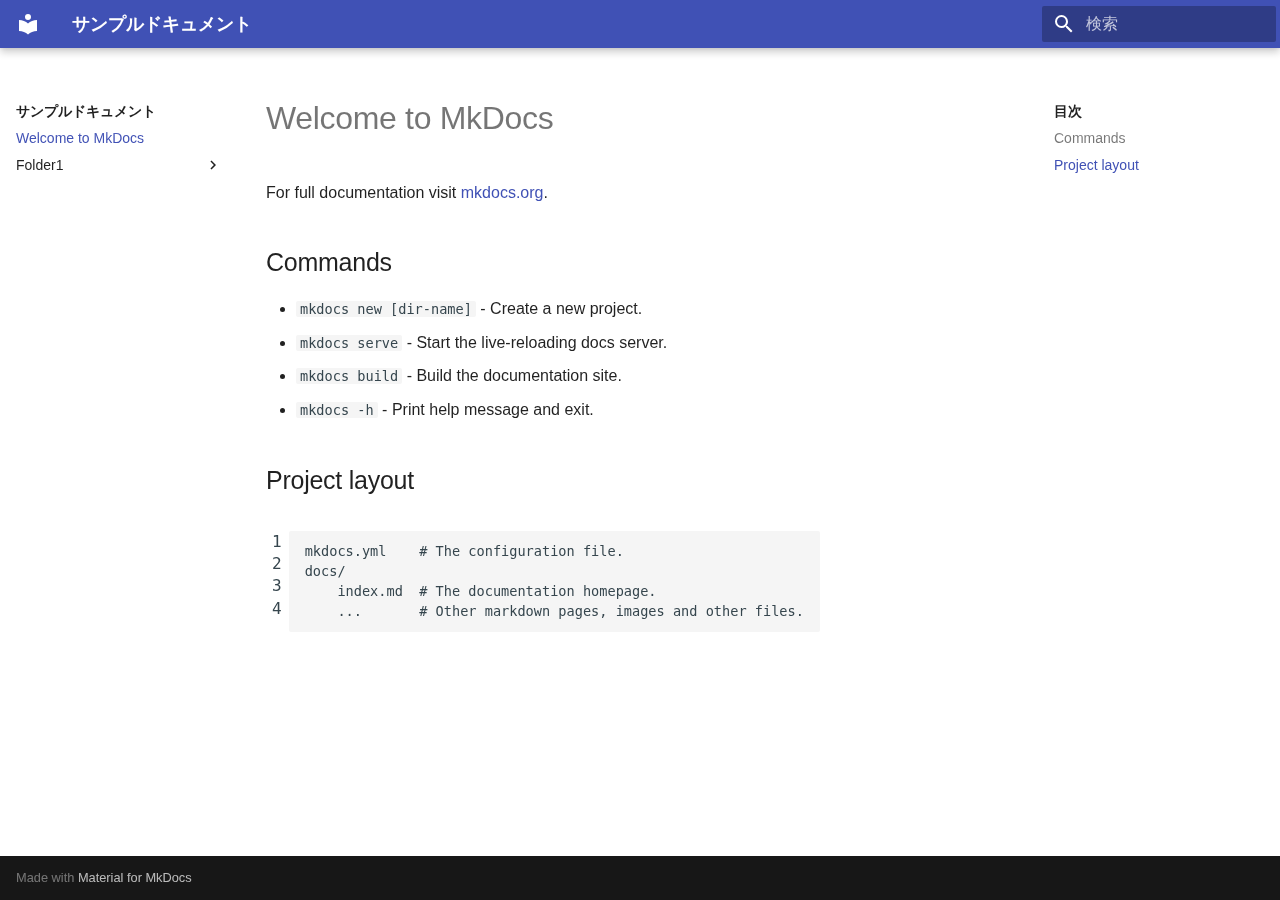
<file: index.html>
<!doctype html>
<html lang="ja" class="no-js">
  <head>
    
      <meta charset="utf-8">
      <meta name="viewport" content="width=device-width,initial-scale=1">
      
      
      
      
      
        <link rel="next" href="folder1/sample1/">
      
      <link rel="icon" href="assets/images/favicon.png">
      <meta name="generator" content="mkdocs-1.4.2, mkdocs-material-9.0.2">
    
    
      
        <title>サンプルドキュメント</title>
      
    
    
      <link rel="stylesheet" href="assets/stylesheets/main.f56500e0.min.css">
      
        
        <link rel="stylesheet" href="assets/stylesheets/palette.2505c338.min.css">
      
      

    
    
    
      
    
    
      <link rel="stylesheet" href="stylesheets/extra.css">
    
    <script>__md_scope=new URL(".",location),__md_hash=e=>[...e].reduce((e,_)=>(e<<5)-e+_.charCodeAt(0),0),__md_get=(e,_=localStorage,t=__md_scope)=>JSON.parse(_.getItem(t.pathname+"."+e)),__md_set=(e,_,t=localStorage,a=__md_scope)=>{try{t.setItem(a.pathname+"."+e,JSON.stringify(_))}catch(e){}}</script>
    
      

    
    
    
  </head>
  
  
    
    
    
    
    
    <body dir="ltr" data-md-color-scheme="default" data-md-color-primary="" data-md-color-accent="">
  
    
    
    <input class="md-toggle" data-md-toggle="drawer" type="checkbox" id="__drawer" autocomplete="off">
    <input class="md-toggle" data-md-toggle="search" type="checkbox" id="__search" autocomplete="off">
    <label class="md-overlay" for="__drawer"></label>
    <div data-md-component="skip">
      
        
        <a href="#welcome-to-mkdocs" class="md-skip">
          コンテンツにスキップ
        </a>
      
    </div>
    <div data-md-component="announce">
      
    </div>
    
    
      

<header class="md-header" data-md-component="header">
  <nav class="md-header__inner md-grid" aria-label="ヘッダー">
    <a href="." title="サンプルドキュメント" class="md-header__button md-logo" aria-label="サンプルドキュメント" data-md-component="logo">
      
  
  <svg xmlns="http://www.w3.org/2000/svg" viewBox="0 0 24 24"><path d="M12 8a3 3 0 0 0 3-3 3 3 0 0 0-3-3 3 3 0 0 0-3 3 3 3 0 0 0 3 3m0 3.54C9.64 9.35 6.5 8 3 8v11c3.5 0 6.64 1.35 9 3.54 2.36-2.19 5.5-3.54 9-3.54V8c-3.5 0-6.64 1.35-9 3.54Z"/></svg>

    </a>
    <label class="md-header__button md-icon" for="__drawer">
      <svg xmlns="http://www.w3.org/2000/svg" viewBox="0 0 24 24"><path d="M3 6h18v2H3V6m0 5h18v2H3v-2m0 5h18v2H3v-2Z"/></svg>
    </label>
    <div class="md-header__title" data-md-component="header-title">
      <div class="md-header__ellipsis">
        <div class="md-header__topic">
          <span class="md-ellipsis">
            サンプルドキュメント
          </span>
        </div>
        <div class="md-header__topic" data-md-component="header-topic">
          <span class="md-ellipsis">
            
              Welcome to MkDocs
            
          </span>
        </div>
      </div>
    </div>
    
    
    
      <label class="md-header__button md-icon" for="__search">
        <svg xmlns="http://www.w3.org/2000/svg" viewBox="0 0 24 24"><path d="M9.5 3A6.5 6.5 0 0 1 16 9.5c0 1.61-.59 3.09-1.56 4.23l.27.27h.79l5 5-1.5 1.5-5-5v-.79l-.27-.27A6.516 6.516 0 0 1 9.5 16 6.5 6.5 0 0 1 3 9.5 6.5 6.5 0 0 1 9.5 3m0 2C7 5 5 7 5 9.5S7 14 9.5 14 14 12 14 9.5 12 5 9.5 5Z"/></svg>
      </label>
      <div class="md-search" data-md-component="search" role="dialog">
  <label class="md-search__overlay" for="__search"></label>
  <div class="md-search__inner" role="search">
    <form class="md-search__form" name="search">
      <input type="text" class="md-search__input" name="query" aria-label="検索" placeholder="検索" autocapitalize="off" autocorrect="off" autocomplete="off" spellcheck="false" data-md-component="search-query" required>
      <label class="md-search__icon md-icon" for="__search">
        <svg xmlns="http://www.w3.org/2000/svg" viewBox="0 0 24 24"><path d="M9.5 3A6.5 6.5 0 0 1 16 9.5c0 1.61-.59 3.09-1.56 4.23l.27.27h.79l5 5-1.5 1.5-5-5v-.79l-.27-.27A6.516 6.516 0 0 1 9.5 16 6.5 6.5 0 0 1 3 9.5 6.5 6.5 0 0 1 9.5 3m0 2C7 5 5 7 5 9.5S7 14 9.5 14 14 12 14 9.5 12 5 9.5 5Z"/></svg>
        <svg xmlns="http://www.w3.org/2000/svg" viewBox="0 0 24 24"><path d="M20 11v2H8l5.5 5.5-1.42 1.42L4.16 12l7.92-7.92L13.5 5.5 8 11h12Z"/></svg>
      </label>
      <nav class="md-search__options" aria-label="Search">
        
        <button type="reset" class="md-search__icon md-icon" title="クリア" aria-label="クリア" tabindex="-1">
          <svg xmlns="http://www.w3.org/2000/svg" viewBox="0 0 24 24"><path d="M19 6.41 17.59 5 12 10.59 6.41 5 5 6.41 10.59 12 5 17.59 6.41 19 12 13.41 17.59 19 19 17.59 13.41 12 19 6.41Z"/></svg>
        </button>
      </nav>
      
    </form>
    <div class="md-search__output">
      <div class="md-search__scrollwrap" data-md-scrollfix>
        <div class="md-search-result" data-md-component="search-result">
          <div class="md-search-result__meta">
            検索を初期化
          </div>
          <ol class="md-search-result__list"></ol>
        </div>
      </div>
    </div>
  </div>
</div>
    
    
  </nav>
  
</header>
    
    <div class="md-container" data-md-component="container">
      
      
        
          
        
      
      <main class="md-main" data-md-component="main">
        <div class="md-main__inner md-grid">
          
            
              
              <div class="md-sidebar md-sidebar--primary" data-md-component="sidebar" data-md-type="navigation" >
                <div class="md-sidebar__scrollwrap">
                  <div class="md-sidebar__inner">
                    


<nav class="md-nav md-nav--primary" aria-label="ナビゲーション" data-md-level="0">
  <label class="md-nav__title" for="__drawer">
    <a href="." title="サンプルドキュメント" class="md-nav__button md-logo" aria-label="サンプルドキュメント" data-md-component="logo">
      
  
  <svg xmlns="http://www.w3.org/2000/svg" viewBox="0 0 24 24"><path d="M12 8a3 3 0 0 0 3-3 3 3 0 0 0-3-3 3 3 0 0 0-3 3 3 3 0 0 0 3 3m0 3.54C9.64 9.35 6.5 8 3 8v11c3.5 0 6.64 1.35 9 3.54 2.36-2.19 5.5-3.54 9-3.54V8c-3.5 0-6.64 1.35-9 3.54Z"/></svg>

    </a>
    サンプルドキュメント
  </label>
  
  <ul class="md-nav__list" data-md-scrollfix>
    
      
      
      

  
  
    
  
  
    <li class="md-nav__item md-nav__item--active">
      
      <input class="md-nav__toggle md-toggle" data-md-toggle="toc" type="checkbox" id="__toc">
      
      
        
      
      
        <label class="md-nav__link md-nav__link--active" for="__toc">
          Welcome to MkDocs
          <span class="md-nav__icon md-icon"></span>
        </label>
      
      <a href="." class="md-nav__link md-nav__link--active">
        Welcome to MkDocs
      </a>
      
        

<nav class="md-nav md-nav--secondary" aria-label="目次">
  
  
  
    
  
  
    <label class="md-nav__title" for="__toc">
      <span class="md-nav__icon md-icon"></span>
      目次
    </label>
    <ul class="md-nav__list" data-md-component="toc" data-md-scrollfix>
      
        <li class="md-nav__item">
  <a href="#commands" class="md-nav__link">
    Commands
  </a>
  
</li>
      
        <li class="md-nav__item">
  <a href="#project-layout" class="md-nav__link">
    Project layout
  </a>
  
</li>
      
    </ul>
  
</nav>
      
    </li>
  

    
      
      
      

  
  
  
    
    <li class="md-nav__item md-nav__item--nested">
      
      
        <input class="md-nav__toggle md-toggle" data-md-toggle="__nav_2" type="checkbox" id="__nav_2" >
      
      
      
      
        <label class="md-nav__link" for="__nav_2">
          Folder1
          <span class="md-nav__icon md-icon"></span>
        </label>
      
      <nav class="md-nav" aria-label="Folder1" data-md-level="1">
        <label class="md-nav__title" for="__nav_2">
          <span class="md-nav__icon md-icon"></span>
          Folder1
        </label>
        <ul class="md-nav__list" data-md-scrollfix>
          
            
              
  
  
  
    <li class="md-nav__item">
      <a href="folder1/sample1/" class="md-nav__link">
        sample1
      </a>
    </li>
  

            
          
            
              
  
  
  
    
    <li class="md-nav__item md-nav__item--nested">
      
      
        <input class="md-nav__toggle md-toggle" data-md-toggle="__nav_2_2" type="checkbox" id="__nav_2_2" >
      
      
      
      
        <label class="md-nav__link" for="__nav_2_2">
          Folder2
          <span class="md-nav__icon md-icon"></span>
        </label>
      
      <nav class="md-nav" aria-label="Folder2" data-md-level="2">
        <label class="md-nav__title" for="__nav_2_2">
          <span class="md-nav__icon md-icon"></span>
          Folder2
        </label>
        <ul class="md-nav__list" data-md-scrollfix>
          
            
              
  
  
  
    <li class="md-nav__item">
      <a href="folder1/folder2/sample2/" class="md-nav__link">
        sample2
      </a>
    </li>
  

            
          
        </ul>
      </nav>
    </li>
  

            
          
        </ul>
      </nav>
    </li>
  

    
  </ul>
</nav>
                  </div>
                </div>
              </div>
            
            
              
              <div class="md-sidebar md-sidebar--secondary" data-md-component="sidebar" data-md-type="toc" >
                <div class="md-sidebar__scrollwrap">
                  <div class="md-sidebar__inner">
                    

<nav class="md-nav md-nav--secondary" aria-label="目次">
  
  
  
    
  
  
    <label class="md-nav__title" for="__toc">
      <span class="md-nav__icon md-icon"></span>
      目次
    </label>
    <ul class="md-nav__list" data-md-component="toc" data-md-scrollfix>
      
        <li class="md-nav__item">
  <a href="#commands" class="md-nav__link">
    Commands
  </a>
  
</li>
      
        <li class="md-nav__item">
  <a href="#project-layout" class="md-nav__link">
    Project layout
  </a>
  
</li>
      
    </ul>
  
</nav>
                  </div>
                </div>
              </div>
            
          
          
            <div class="md-content" data-md-component="content">
              <article class="md-content__inner md-typeset">
                
                  



<h1 id="welcome-to-mkdocs">Welcome to MkDocs</h1>
<p>For full documentation visit <a href="https://www.mkdocs.org">mkdocs.org</a>.</p>
<h2 id="commands">Commands</h2>
<ul>
<li><code>mkdocs new [dir-name]</code> - Create a new project.</li>
<li><code>mkdocs serve</code> - Start the live-reloading docs server.</li>
<li><code>mkdocs build</code> - Build the documentation site.</li>
<li><code>mkdocs -h</code> - Print help message and exit.</li>
</ul>
<h2 id="project-layout">Project layout</h2>
<div class="codehilite" style="background: #ffffff"><table class="codehilitetable"><tr><td class="linenos"><div class="linenodiv"><pre><span style="color: inherit; background-color: transparent; padding-left: 5px; padding-right: 5px;">1</span>
<span style="color: inherit; background-color: transparent; padding-left: 5px; padding-right: 5px;">2</span>
<span style="color: inherit; background-color: transparent; padding-left: 5px; padding-right: 5px;">3</span>
<span style="color: inherit; background-color: transparent; padding-left: 5px; padding-right: 5px;">4</span></pre></div></td><td class="code"><div><pre style="line-height: 125%;"><span></span><code>mkdocs.yml    # The configuration file.
docs/
    index.md  # The documentation homepage.
    ...       # Other markdown pages, images and other files.
</code></pre></div></td></tr></table></div>





                
              </article>
            </div>
          
          
        </div>
        
      </main>
      
        <footer class="md-footer">
  
  <div class="md-footer-meta md-typeset">
    <div class="md-footer-meta__inner md-grid">
      <div class="md-copyright">
  
  
    Made with
    <a href="https://squidfunk.github.io/mkdocs-material/" target="_blank" rel="noopener">
      Material for MkDocs
    </a>
  
</div>
      
    </div>
  </div>
</footer>
      
    </div>
    <div class="md-dialog" data-md-component="dialog">
      <div class="md-dialog__inner md-typeset"></div>
    </div>
    
    <script id="__config" type="application/json">{"base": ".", "features": [], "search": "assets/javascripts/workers/search.12658920.min.js", "translations": {"clipboard.copied": "\u30b3\u30d4\u30fc\u3057\u307e\u3057\u305f", "clipboard.copy": "\u30af\u30ea\u30c3\u30d7\u30dc\u30fc\u30c9\u3078\u30b3\u30d4\u30fc", "search.result.more.one": "\u3053\u306e\u30da\u30fc\u30b8\u5185\u306b\u3082\u30461\u4ef6\u898b\u3064\u304b\u308a\u307e\u3057\u305f", "search.result.more.other": "\u3053\u306e\u30da\u30fc\u30b8\u5185\u306b\u3042\u3068#\u4ef6\u898b\u3064\u304b\u308a\u307e\u3057\u305f", "search.result.none": "\u4f55\u3082\u898b\u3064\u304b\u308a\u307e\u305b\u3093\u3067\u3057\u305f", "search.result.one": "1\u4ef6\u898b\u3064\u304b\u308a\u307e\u3057\u305f", "search.result.other": "#\u4ef6\u898b\u3064\u304b\u308a\u307e\u3057\u305f", "search.result.placeholder": "\u691c\u7d22\u30ad\u30fc\u30ef\u30fc\u30c9\u3092\u5165\u529b\u3057\u3066\u304f\u3060\u3055\u3044", "search.result.term.missing": "\u691c\u7d22\u306b\u542b\u307e\u308c\u306a\u3044", "select.version": "Select version"}}</script>
    
    
      <script src="assets/javascripts/bundle.5cf534bf.min.js"></script>
      
    
  </body>
</html>
</file>
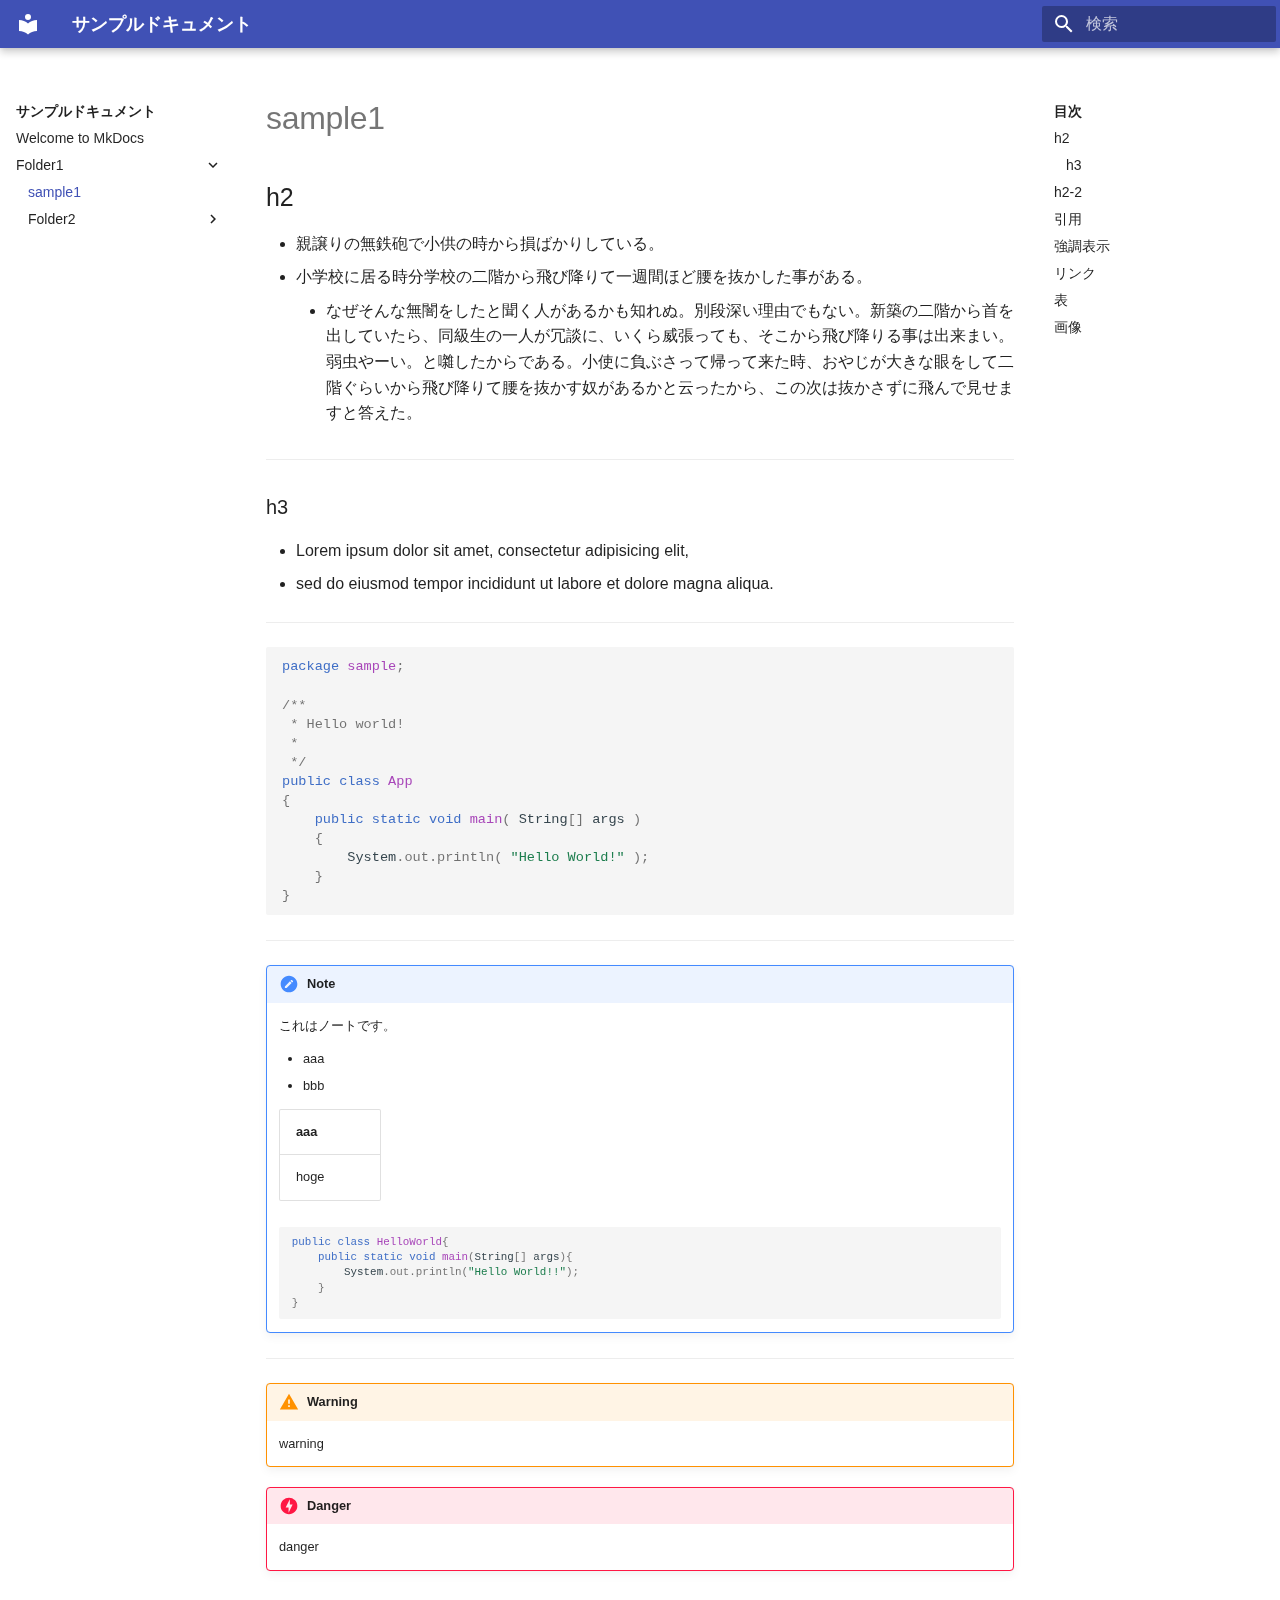
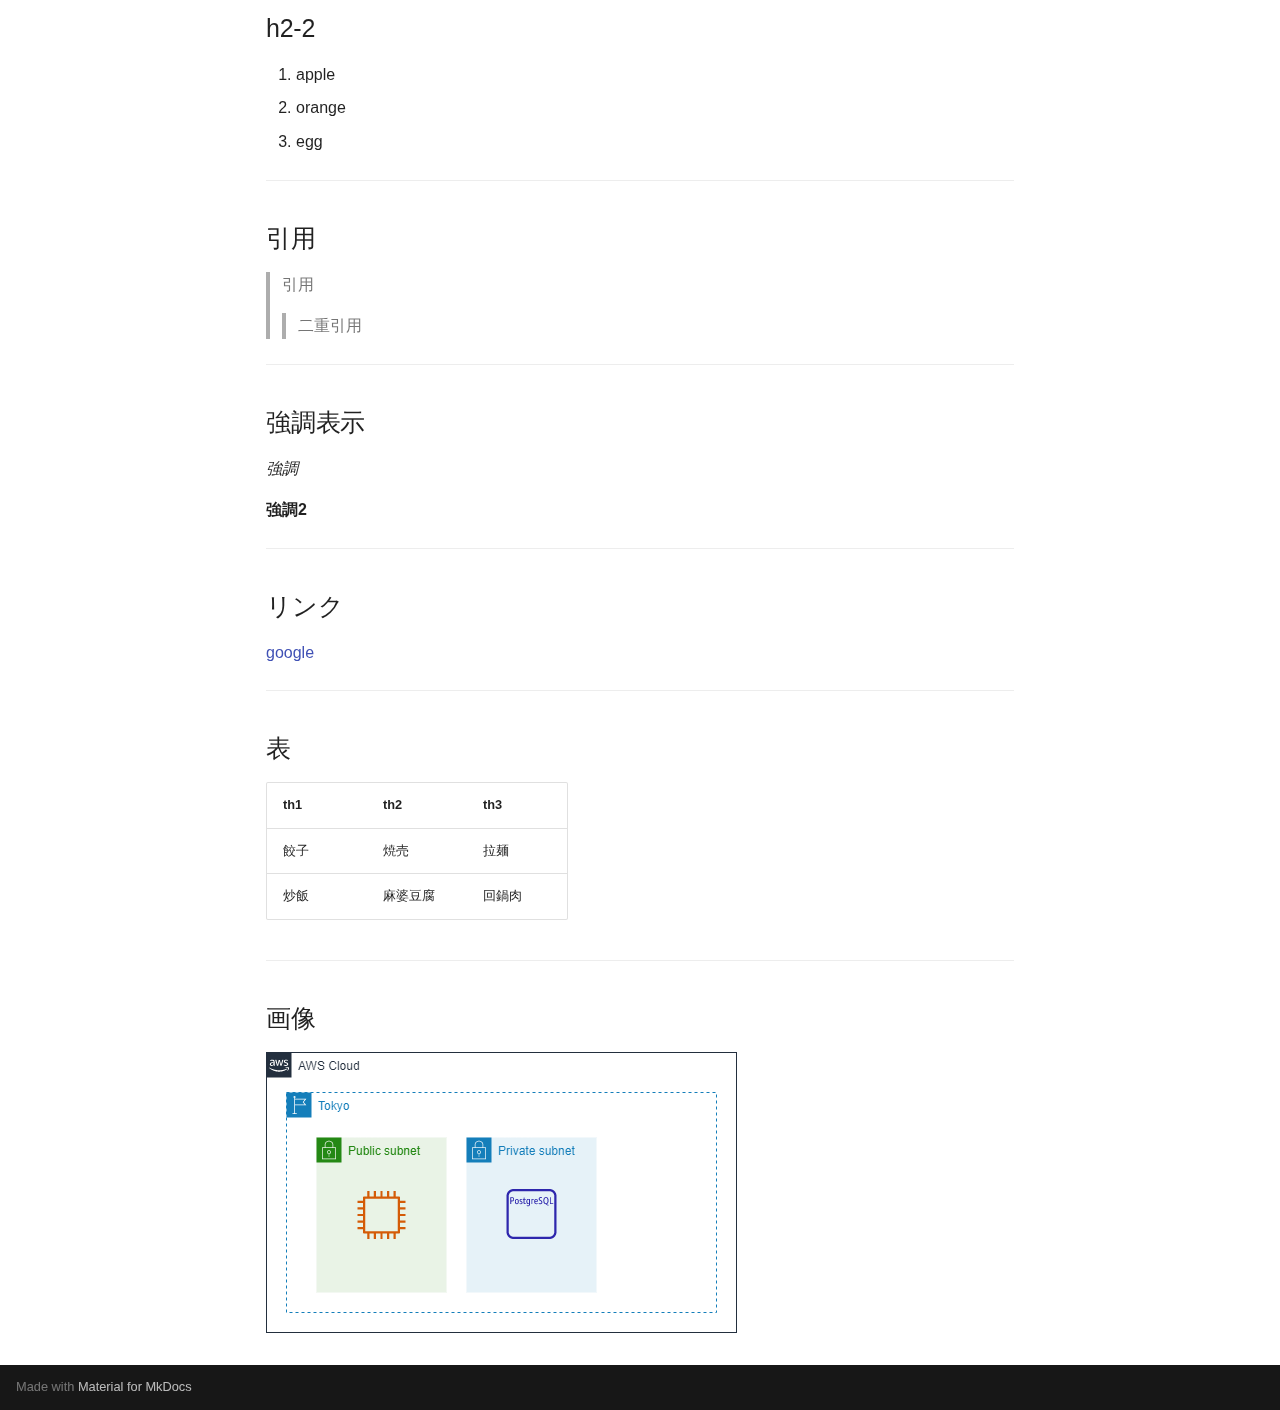
<file: folder1/sample1/index.html>
<!doctype html>
<html lang="ja" class="no-js">
  <head>
    
      <meta charset="utf-8">
      <meta name="viewport" content="width=device-width,initial-scale=1">
      
      
      
      
        <link rel="prev" href="../..">
      
      
        <link rel="next" href="../folder2/sample2/">
      
      <link rel="icon" href="../../assets/images/favicon.png">
      <meta name="generator" content="mkdocs-1.4.2, mkdocs-material-9.0.2">
    
    
      
        <title>sample1 - サンプルドキュメント</title>
      
    
    
      <link rel="stylesheet" href="../../assets/stylesheets/main.f56500e0.min.css">
      
        
        <link rel="stylesheet" href="../../assets/stylesheets/palette.2505c338.min.css">
      
      

    
    
    
      
    
    
      <link rel="stylesheet" href="../../stylesheets/extra.css">
    
    <script>__md_scope=new URL("../..",location),__md_hash=e=>[...e].reduce((e,_)=>(e<<5)-e+_.charCodeAt(0),0),__md_get=(e,_=localStorage,t=__md_scope)=>JSON.parse(_.getItem(t.pathname+"."+e)),__md_set=(e,_,t=localStorage,a=__md_scope)=>{try{t.setItem(a.pathname+"."+e,JSON.stringify(_))}catch(e){}}</script>
    
      

    
    
    
  </head>
  
  
    
    
    
    
    
    <body dir="ltr" data-md-color-scheme="default" data-md-color-primary="" data-md-color-accent="">
  
    
    
    <input class="md-toggle" data-md-toggle="drawer" type="checkbox" id="__drawer" autocomplete="off">
    <input class="md-toggle" data-md-toggle="search" type="checkbox" id="__search" autocomplete="off">
    <label class="md-overlay" for="__drawer"></label>
    <div data-md-component="skip">
      
        
        <a href="#sample1" class="md-skip">
          コンテンツにスキップ
        </a>
      
    </div>
    <div data-md-component="announce">
      
    </div>
    
    
      

<header class="md-header" data-md-component="header">
  <nav class="md-header__inner md-grid" aria-label="ヘッダー">
    <a href="../.." title="サンプルドキュメント" class="md-header__button md-logo" aria-label="サンプルドキュメント" data-md-component="logo">
      
  
  <svg xmlns="http://www.w3.org/2000/svg" viewBox="0 0 24 24"><path d="M12 8a3 3 0 0 0 3-3 3 3 0 0 0-3-3 3 3 0 0 0-3 3 3 3 0 0 0 3 3m0 3.54C9.64 9.35 6.5 8 3 8v11c3.5 0 6.64 1.35 9 3.54 2.36-2.19 5.5-3.54 9-3.54V8c-3.5 0-6.64 1.35-9 3.54Z"/></svg>

    </a>
    <label class="md-header__button md-icon" for="__drawer">
      <svg xmlns="http://www.w3.org/2000/svg" viewBox="0 0 24 24"><path d="M3 6h18v2H3V6m0 5h18v2H3v-2m0 5h18v2H3v-2Z"/></svg>
    </label>
    <div class="md-header__title" data-md-component="header-title">
      <div class="md-header__ellipsis">
        <div class="md-header__topic">
          <span class="md-ellipsis">
            サンプルドキュメント
          </span>
        </div>
        <div class="md-header__topic" data-md-component="header-topic">
          <span class="md-ellipsis">
            
              sample1
            
          </span>
        </div>
      </div>
    </div>
    
    
    
      <label class="md-header__button md-icon" for="__search">
        <svg xmlns="http://www.w3.org/2000/svg" viewBox="0 0 24 24"><path d="M9.5 3A6.5 6.5 0 0 1 16 9.5c0 1.61-.59 3.09-1.56 4.23l.27.27h.79l5 5-1.5 1.5-5-5v-.79l-.27-.27A6.516 6.516 0 0 1 9.5 16 6.5 6.5 0 0 1 3 9.5 6.5 6.5 0 0 1 9.5 3m0 2C7 5 5 7 5 9.5S7 14 9.5 14 14 12 14 9.5 12 5 9.5 5Z"/></svg>
      </label>
      <div class="md-search" data-md-component="search" role="dialog">
  <label class="md-search__overlay" for="__search"></label>
  <div class="md-search__inner" role="search">
    <form class="md-search__form" name="search">
      <input type="text" class="md-search__input" name="query" aria-label="検索" placeholder="検索" autocapitalize="off" autocorrect="off" autocomplete="off" spellcheck="false" data-md-component="search-query" required>
      <label class="md-search__icon md-icon" for="__search">
        <svg xmlns="http://www.w3.org/2000/svg" viewBox="0 0 24 24"><path d="M9.5 3A6.5 6.5 0 0 1 16 9.5c0 1.61-.59 3.09-1.56 4.23l.27.27h.79l5 5-1.5 1.5-5-5v-.79l-.27-.27A6.516 6.516 0 0 1 9.5 16 6.5 6.5 0 0 1 3 9.5 6.5 6.5 0 0 1 9.5 3m0 2C7 5 5 7 5 9.5S7 14 9.5 14 14 12 14 9.5 12 5 9.5 5Z"/></svg>
        <svg xmlns="http://www.w3.org/2000/svg" viewBox="0 0 24 24"><path d="M20 11v2H8l5.5 5.5-1.42 1.42L4.16 12l7.92-7.92L13.5 5.5 8 11h12Z"/></svg>
      </label>
      <nav class="md-search__options" aria-label="Search">
        
        <button type="reset" class="md-search__icon md-icon" title="クリア" aria-label="クリア" tabindex="-1">
          <svg xmlns="http://www.w3.org/2000/svg" viewBox="0 0 24 24"><path d="M19 6.41 17.59 5 12 10.59 6.41 5 5 6.41 10.59 12 5 17.59 6.41 19 12 13.41 17.59 19 19 17.59 13.41 12 19 6.41Z"/></svg>
        </button>
      </nav>
      
    </form>
    <div class="md-search__output">
      <div class="md-search__scrollwrap" data-md-scrollfix>
        <div class="md-search-result" data-md-component="search-result">
          <div class="md-search-result__meta">
            検索を初期化
          </div>
          <ol class="md-search-result__list"></ol>
        </div>
      </div>
    </div>
  </div>
</div>
    
    
  </nav>
  
</header>
    
    <div class="md-container" data-md-component="container">
      
      
        
          
        
      
      <main class="md-main" data-md-component="main">
        <div class="md-main__inner md-grid">
          
            
              
              <div class="md-sidebar md-sidebar--primary" data-md-component="sidebar" data-md-type="navigation" >
                <div class="md-sidebar__scrollwrap">
                  <div class="md-sidebar__inner">
                    


<nav class="md-nav md-nav--primary" aria-label="ナビゲーション" data-md-level="0">
  <label class="md-nav__title" for="__drawer">
    <a href="../.." title="サンプルドキュメント" class="md-nav__button md-logo" aria-label="サンプルドキュメント" data-md-component="logo">
      
  
  <svg xmlns="http://www.w3.org/2000/svg" viewBox="0 0 24 24"><path d="M12 8a3 3 0 0 0 3-3 3 3 0 0 0-3-3 3 3 0 0 0-3 3 3 3 0 0 0 3 3m0 3.54C9.64 9.35 6.5 8 3 8v11c3.5 0 6.64 1.35 9 3.54 2.36-2.19 5.5-3.54 9-3.54V8c-3.5 0-6.64 1.35-9 3.54Z"/></svg>

    </a>
    サンプルドキュメント
  </label>
  
  <ul class="md-nav__list" data-md-scrollfix>
    
      
      
      

  
  
  
    <li class="md-nav__item">
      <a href="../.." class="md-nav__link">
        Welcome to MkDocs
      </a>
    </li>
  

    
      
      
      

  
  
    
  
  
    
    <li class="md-nav__item md-nav__item--active md-nav__item--nested">
      
      
        <input class="md-nav__toggle md-toggle" data-md-toggle="__nav_2" type="checkbox" id="__nav_2" checked>
      
      
      
      
        <label class="md-nav__link" for="__nav_2">
          Folder1
          <span class="md-nav__icon md-icon"></span>
        </label>
      
      <nav class="md-nav" aria-label="Folder1" data-md-level="1">
        <label class="md-nav__title" for="__nav_2">
          <span class="md-nav__icon md-icon"></span>
          Folder1
        </label>
        <ul class="md-nav__list" data-md-scrollfix>
          
            
              
  
  
    
  
  
    <li class="md-nav__item md-nav__item--active">
      
      <input class="md-nav__toggle md-toggle" data-md-toggle="toc" type="checkbox" id="__toc">
      
      
        
      
      
        <label class="md-nav__link md-nav__link--active" for="__toc">
          sample1
          <span class="md-nav__icon md-icon"></span>
        </label>
      
      <a href="./" class="md-nav__link md-nav__link--active">
        sample1
      </a>
      
        

<nav class="md-nav md-nav--secondary" aria-label="目次">
  
  
  
    
  
  
    <label class="md-nav__title" for="__toc">
      <span class="md-nav__icon md-icon"></span>
      目次
    </label>
    <ul class="md-nav__list" data-md-component="toc" data-md-scrollfix>
      
        <li class="md-nav__item">
  <a href="#h2" class="md-nav__link">
    h2
  </a>
  
    <nav class="md-nav" aria-label="h2">
      <ul class="md-nav__list">
        
          <li class="md-nav__item">
  <a href="#h3" class="md-nav__link">
    h3
  </a>
  
</li>
        
      </ul>
    </nav>
  
</li>
      
        <li class="md-nav__item">
  <a href="#h2-2" class="md-nav__link">
    h2-2
  </a>
  
</li>
      
        <li class="md-nav__item">
  <a href="#_1" class="md-nav__link">
    引用
  </a>
  
</li>
      
        <li class="md-nav__item">
  <a href="#_2" class="md-nav__link">
    強調表示
  </a>
  
</li>
      
        <li class="md-nav__item">
  <a href="#_3" class="md-nav__link">
    リンク
  </a>
  
</li>
      
        <li class="md-nav__item">
  <a href="#_4" class="md-nav__link">
    表
  </a>
  
</li>
      
        <li class="md-nav__item">
  <a href="#_5" class="md-nav__link">
    画像
  </a>
  
</li>
      
    </ul>
  
</nav>
      
    </li>
  

            
          
            
              
  
  
  
    
    <li class="md-nav__item md-nav__item--nested">
      
      
        <input class="md-nav__toggle md-toggle" data-md-toggle="__nav_2_2" type="checkbox" id="__nav_2_2" >
      
      
      
      
        <label class="md-nav__link" for="__nav_2_2">
          Folder2
          <span class="md-nav__icon md-icon"></span>
        </label>
      
      <nav class="md-nav" aria-label="Folder2" data-md-level="2">
        <label class="md-nav__title" for="__nav_2_2">
          <span class="md-nav__icon md-icon"></span>
          Folder2
        </label>
        <ul class="md-nav__list" data-md-scrollfix>
          
            
              
  
  
  
    <li class="md-nav__item">
      <a href="../folder2/sample2/" class="md-nav__link">
        sample2
      </a>
    </li>
  

            
          
        </ul>
      </nav>
    </li>
  

            
          
        </ul>
      </nav>
    </li>
  

    
  </ul>
</nav>
                  </div>
                </div>
              </div>
            
            
              
              <div class="md-sidebar md-sidebar--secondary" data-md-component="sidebar" data-md-type="toc" >
                <div class="md-sidebar__scrollwrap">
                  <div class="md-sidebar__inner">
                    

<nav class="md-nav md-nav--secondary" aria-label="目次">
  
  
  
    
  
  
    <label class="md-nav__title" for="__toc">
      <span class="md-nav__icon md-icon"></span>
      目次
    </label>
    <ul class="md-nav__list" data-md-component="toc" data-md-scrollfix>
      
        <li class="md-nav__item">
  <a href="#h2" class="md-nav__link">
    h2
  </a>
  
    <nav class="md-nav" aria-label="h2">
      <ul class="md-nav__list">
        
          <li class="md-nav__item">
  <a href="#h3" class="md-nav__link">
    h3
  </a>
  
</li>
        
      </ul>
    </nav>
  
</li>
      
        <li class="md-nav__item">
  <a href="#h2-2" class="md-nav__link">
    h2-2
  </a>
  
</li>
      
        <li class="md-nav__item">
  <a href="#_1" class="md-nav__link">
    引用
  </a>
  
</li>
      
        <li class="md-nav__item">
  <a href="#_2" class="md-nav__link">
    強調表示
  </a>
  
</li>
      
        <li class="md-nav__item">
  <a href="#_3" class="md-nav__link">
    リンク
  </a>
  
</li>
      
        <li class="md-nav__item">
  <a href="#_4" class="md-nav__link">
    表
  </a>
  
</li>
      
        <li class="md-nav__item">
  <a href="#_5" class="md-nav__link">
    画像
  </a>
  
</li>
      
    </ul>
  
</nav>
                  </div>
                </div>
              </div>
            
          
          
            <div class="md-content" data-md-component="content">
              <article class="md-content__inner md-typeset">
                
                  



<h1 id="sample1">sample1</h1>
<h2 id="h2">h2</h2>
<ul>
<li>親譲りの無鉄砲で小供の時から損ばかりしている。</li>
<li>小学校に居る時分学校の二階から飛び降りて一週間ほど腰を抜かした事がある。<ul>
<li>なぜそんな無闇をしたと聞く人があるかも知れぬ。別段深い理由でもない。新築の二階から首を出していたら、同級生の一人が冗談に、いくら威張っても、そこから飛び降りる事は出来まい。弱虫やーい。と囃したからである。小使に負ぶさって帰って来た時、おやじが大きな眼をして二階ぐらいから飛び降りて腰を抜かす奴があるかと云ったから、この次は抜かさずに飛んで見せますと答えた。</li>
</ul>
</li>
</ul>
<hr />
<h3 id="h3">h3</h3>
<ul>
<li>Lorem ipsum dolor sit amet, consectetur adipisicing elit,</li>
<li>sed do eiusmod tempor incididunt ut labore et dolore magna aliqua.</li>
</ul>
<hr />
<div class="highlight"><pre><span></span><code><span class="kn">package</span><span class="w"> </span><span class="nn">sample</span><span class="p">;</span>

<span class="cm">/**</span>
<span class="cm"> * Hello world!</span>
<span class="cm"> *</span>
<span class="cm"> */</span>
<span class="kd">public</span><span class="w"> </span><span class="kd">class</span> <span class="nc">App</span><span class="w"> </span>
<span class="p">{</span>
<span class="w">    </span><span class="kd">public</span><span class="w"> </span><span class="kd">static</span><span class="w"> </span><span class="kt">void</span><span class="w"> </span><span class="nf">main</span><span class="p">(</span><span class="w"> </span><span class="n">String</span><span class="o">[]</span><span class="w"> </span><span class="n">args</span><span class="w"> </span><span class="p">)</span>
<span class="w">    </span><span class="p">{</span>
<span class="w">        </span><span class="n">System</span><span class="p">.</span><span class="na">out</span><span class="p">.</span><span class="na">println</span><span class="p">(</span><span class="w"> </span><span class="s">&quot;Hello World!&quot;</span><span class="w"> </span><span class="p">);</span>
<span class="w">    </span><span class="p">}</span>
<span class="p">}</span>
</code></pre></div>
<hr />
<div class="admonition note">
<p class="admonition-title">Note</p>
<p>これはノートです。</p>
<ul>
<li>aaa</li>
<li>bbb</li>
</ul>
<table>
<thead>
<tr>
<th align="left">aaa</th>
</tr>
</thead>
<tbody>
<tr>
<td align="left">hoge</td>
</tr>
</tbody>
</table>
<div class="highlight"><pre><span></span><code><span class="kd">public</span><span class="w"> </span><span class="kd">class</span> <span class="nc">HelloWorld</span><span class="p">{</span>
<span class="w">    </span><span class="kd">public</span><span class="w"> </span><span class="kd">static</span><span class="w"> </span><span class="kt">void</span><span class="w"> </span><span class="nf">main</span><span class="p">(</span><span class="n">String</span><span class="o">[]</span><span class="w"> </span><span class="n">args</span><span class="p">){</span>
<span class="w">        </span><span class="n">System</span><span class="p">.</span><span class="na">out</span><span class="p">.</span><span class="na">println</span><span class="p">(</span><span class="s">&quot;Hello World!!&quot;</span><span class="p">);</span>
<span class="w">    </span><span class="p">}</span>
<span class="p">}</span>
</code></pre></div>
</div>
<hr />
<div class="admonition warning">
<p class="admonition-title">Warning</p>
<p>warning</p>
</div>
<div class="admonition danger">
<p class="admonition-title">Danger</p>
<p>danger</p>
</div>
<h2 id="h2-2">h2-2</h2>
<ol>
<li>apple</li>
<li>orange</li>
<li>egg</li>
</ol>
<hr />
<h2 id="_1">引用</h2>
<blockquote>
<p>引用</p>
<blockquote>
<p>二重引用</p>
</blockquote>
</blockquote>
<hr />
<h2 id="_2">強調表示</h2>
<p><em>強調</em></p>
<p><strong> 強調2 </strong></p>
<hr />
<h2 id="_3">リンク</h2>
<p><a href="http://google.com" title="alt">google</a></p>
<hr />
<h2 id="_4">表</h2>
<table>
<thead>
<tr>
<th align="left">th1</th>
<th align="left">th2</th>
<th align="left">th3</th>
</tr>
</thead>
<tbody>
<tr>
<td align="left">餃子</td>
<td align="left">焼売</td>
<td align="left">拉麺</td>
</tr>
<tr>
<td align="left">炒飯</td>
<td align="left">麻婆豆腐</td>
<td align="left">回鍋肉</td>
</tr>
</tbody>
</table>
<hr />
<h2 id="_5">画像</h2>
<p><img alt="サンプル" src="/image/aws-sample.png" /> </p>





                
              </article>
            </div>
          
          
        </div>
        
      </main>
      
        <footer class="md-footer">
  
  <div class="md-footer-meta md-typeset">
    <div class="md-footer-meta__inner md-grid">
      <div class="md-copyright">
  
  
    Made with
    <a href="https://squidfunk.github.io/mkdocs-material/" target="_blank" rel="noopener">
      Material for MkDocs
    </a>
  
</div>
      
    </div>
  </div>
</footer>
      
    </div>
    <div class="md-dialog" data-md-component="dialog">
      <div class="md-dialog__inner md-typeset"></div>
    </div>
    
    <script id="__config" type="application/json">{"base": "../..", "features": [], "search": "../../assets/javascripts/workers/search.12658920.min.js", "translations": {"clipboard.copied": "\u30b3\u30d4\u30fc\u3057\u307e\u3057\u305f", "clipboard.copy": "\u30af\u30ea\u30c3\u30d7\u30dc\u30fc\u30c9\u3078\u30b3\u30d4\u30fc", "search.result.more.one": "\u3053\u306e\u30da\u30fc\u30b8\u5185\u306b\u3082\u30461\u4ef6\u898b\u3064\u304b\u308a\u307e\u3057\u305f", "search.result.more.other": "\u3053\u306e\u30da\u30fc\u30b8\u5185\u306b\u3042\u3068#\u4ef6\u898b\u3064\u304b\u308a\u307e\u3057\u305f", "search.result.none": "\u4f55\u3082\u898b\u3064\u304b\u308a\u307e\u305b\u3093\u3067\u3057\u305f", "search.result.one": "1\u4ef6\u898b\u3064\u304b\u308a\u307e\u3057\u305f", "search.result.other": "#\u4ef6\u898b\u3064\u304b\u308a\u307e\u3057\u305f", "search.result.placeholder": "\u691c\u7d22\u30ad\u30fc\u30ef\u30fc\u30c9\u3092\u5165\u529b\u3057\u3066\u304f\u3060\u3055\u3044", "search.result.term.missing": "\u691c\u7d22\u306b\u542b\u307e\u308c\u306a\u3044", "select.version": "Select version"}}</script>
    
    
      <script src="../../assets/javascripts/bundle.5cf534bf.min.js"></script>
      
    
  </body>
</html>
</file>
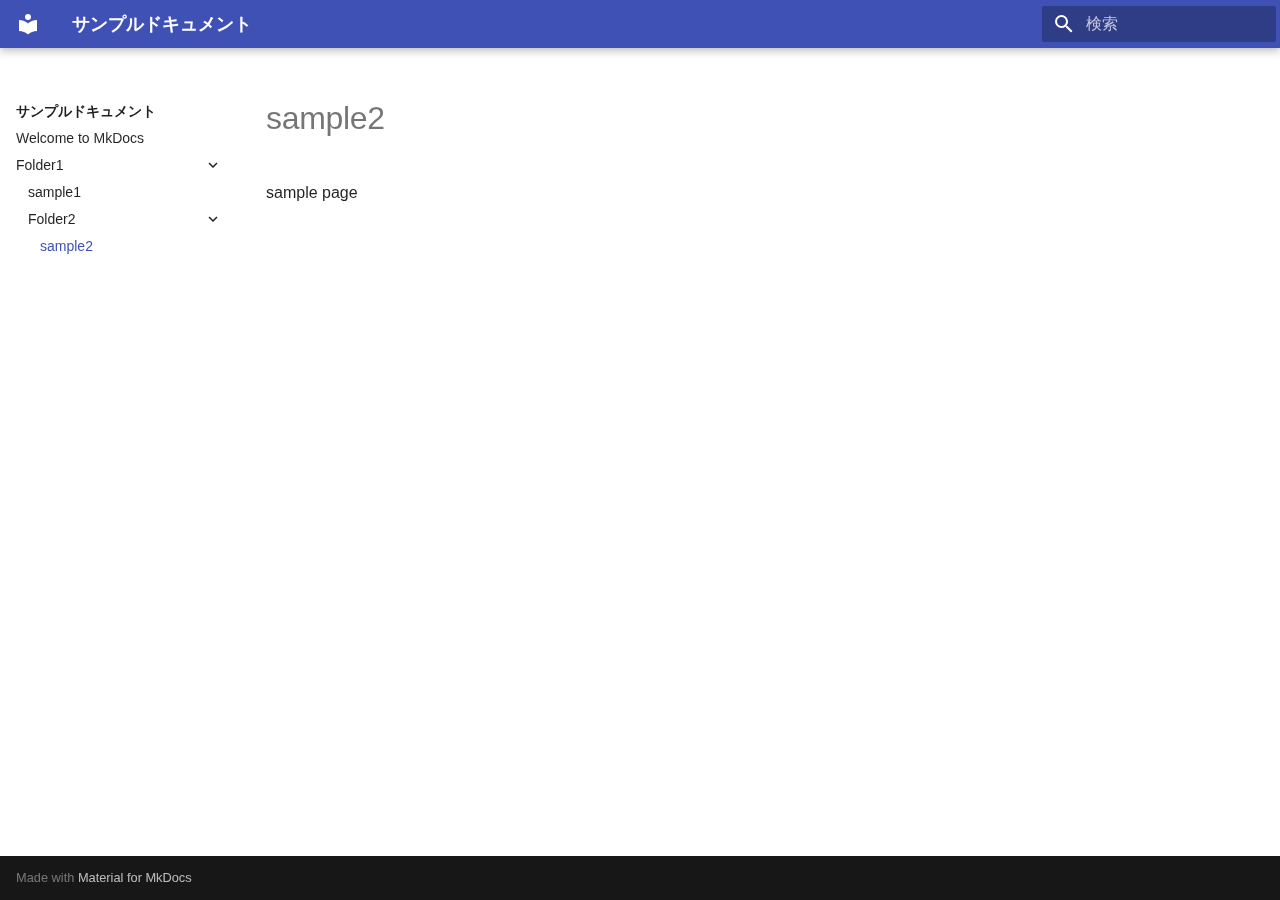
<file: folder1/folder2/sample2/index.html>
<!doctype html>
<html lang="ja" class="no-js">
  <head>
    
      <meta charset="utf-8">
      <meta name="viewport" content="width=device-width,initial-scale=1">
      
      
      
      
        <link rel="prev" href="../../sample1/">
      
      
      <link rel="icon" href="../../../assets/images/favicon.png">
      <meta name="generator" content="mkdocs-1.4.2, mkdocs-material-9.0.2">
    
    
      
        <title>sample2 - サンプルドキュメント</title>
      
    
    
      <link rel="stylesheet" href="../../../assets/stylesheets/main.f56500e0.min.css">
      
        
        <link rel="stylesheet" href="../../../assets/stylesheets/palette.2505c338.min.css">
      
      

    
    
    
      
    
    
      <link rel="stylesheet" href="../../../stylesheets/extra.css">
    
    <script>__md_scope=new URL("../../..",location),__md_hash=e=>[...e].reduce((e,_)=>(e<<5)-e+_.charCodeAt(0),0),__md_get=(e,_=localStorage,t=__md_scope)=>JSON.parse(_.getItem(t.pathname+"."+e)),__md_set=(e,_,t=localStorage,a=__md_scope)=>{try{t.setItem(a.pathname+"."+e,JSON.stringify(_))}catch(e){}}</script>
    
      

    
    
    
  </head>
  
  
    
    
    
    
    
    <body dir="ltr" data-md-color-scheme="default" data-md-color-primary="" data-md-color-accent="">
  
    
    
    <input class="md-toggle" data-md-toggle="drawer" type="checkbox" id="__drawer" autocomplete="off">
    <input class="md-toggle" data-md-toggle="search" type="checkbox" id="__search" autocomplete="off">
    <label class="md-overlay" for="__drawer"></label>
    <div data-md-component="skip">
      
        
        <a href="#sample2" class="md-skip">
          コンテンツにスキップ
        </a>
      
    </div>
    <div data-md-component="announce">
      
    </div>
    
    
      

<header class="md-header" data-md-component="header">
  <nav class="md-header__inner md-grid" aria-label="ヘッダー">
    <a href="../../.." title="サンプルドキュメント" class="md-header__button md-logo" aria-label="サンプルドキュメント" data-md-component="logo">
      
  
  <svg xmlns="http://www.w3.org/2000/svg" viewBox="0 0 24 24"><path d="M12 8a3 3 0 0 0 3-3 3 3 0 0 0-3-3 3 3 0 0 0-3 3 3 3 0 0 0 3 3m0 3.54C9.64 9.35 6.5 8 3 8v11c3.5 0 6.64 1.35 9 3.54 2.36-2.19 5.5-3.54 9-3.54V8c-3.5 0-6.64 1.35-9 3.54Z"/></svg>

    </a>
    <label class="md-header__button md-icon" for="__drawer">
      <svg xmlns="http://www.w3.org/2000/svg" viewBox="0 0 24 24"><path d="M3 6h18v2H3V6m0 5h18v2H3v-2m0 5h18v2H3v-2Z"/></svg>
    </label>
    <div class="md-header__title" data-md-component="header-title">
      <div class="md-header__ellipsis">
        <div class="md-header__topic">
          <span class="md-ellipsis">
            サンプルドキュメント
          </span>
        </div>
        <div class="md-header__topic" data-md-component="header-topic">
          <span class="md-ellipsis">
            
              sample2
            
          </span>
        </div>
      </div>
    </div>
    
    
    
      <label class="md-header__button md-icon" for="__search">
        <svg xmlns="http://www.w3.org/2000/svg" viewBox="0 0 24 24"><path d="M9.5 3A6.5 6.5 0 0 1 16 9.5c0 1.61-.59 3.09-1.56 4.23l.27.27h.79l5 5-1.5 1.5-5-5v-.79l-.27-.27A6.516 6.516 0 0 1 9.5 16 6.5 6.5 0 0 1 3 9.5 6.5 6.5 0 0 1 9.5 3m0 2C7 5 5 7 5 9.5S7 14 9.5 14 14 12 14 9.5 12 5 9.5 5Z"/></svg>
      </label>
      <div class="md-search" data-md-component="search" role="dialog">
  <label class="md-search__overlay" for="__search"></label>
  <div class="md-search__inner" role="search">
    <form class="md-search__form" name="search">
      <input type="text" class="md-search__input" name="query" aria-label="検索" placeholder="検索" autocapitalize="off" autocorrect="off" autocomplete="off" spellcheck="false" data-md-component="search-query" required>
      <label class="md-search__icon md-icon" for="__search">
        <svg xmlns="http://www.w3.org/2000/svg" viewBox="0 0 24 24"><path d="M9.5 3A6.5 6.5 0 0 1 16 9.5c0 1.61-.59 3.09-1.56 4.23l.27.27h.79l5 5-1.5 1.5-5-5v-.79l-.27-.27A6.516 6.516 0 0 1 9.5 16 6.5 6.5 0 0 1 3 9.5 6.5 6.5 0 0 1 9.5 3m0 2C7 5 5 7 5 9.5S7 14 9.5 14 14 12 14 9.5 12 5 9.5 5Z"/></svg>
        <svg xmlns="http://www.w3.org/2000/svg" viewBox="0 0 24 24"><path d="M20 11v2H8l5.5 5.5-1.42 1.42L4.16 12l7.92-7.92L13.5 5.5 8 11h12Z"/></svg>
      </label>
      <nav class="md-search__options" aria-label="Search">
        
        <button type="reset" class="md-search__icon md-icon" title="クリア" aria-label="クリア" tabindex="-1">
          <svg xmlns="http://www.w3.org/2000/svg" viewBox="0 0 24 24"><path d="M19 6.41 17.59 5 12 10.59 6.41 5 5 6.41 10.59 12 5 17.59 6.41 19 12 13.41 17.59 19 19 17.59 13.41 12 19 6.41Z"/></svg>
        </button>
      </nav>
      
    </form>
    <div class="md-search__output">
      <div class="md-search__scrollwrap" data-md-scrollfix>
        <div class="md-search-result" data-md-component="search-result">
          <div class="md-search-result__meta">
            検索を初期化
          </div>
          <ol class="md-search-result__list"></ol>
        </div>
      </div>
    </div>
  </div>
</div>
    
    
  </nav>
  
</header>
    
    <div class="md-container" data-md-component="container">
      
      
        
          
        
      
      <main class="md-main" data-md-component="main">
        <div class="md-main__inner md-grid">
          
            
              
              <div class="md-sidebar md-sidebar--primary" data-md-component="sidebar" data-md-type="navigation" >
                <div class="md-sidebar__scrollwrap">
                  <div class="md-sidebar__inner">
                    


<nav class="md-nav md-nav--primary" aria-label="ナビゲーション" data-md-level="0">
  <label class="md-nav__title" for="__drawer">
    <a href="../../.." title="サンプルドキュメント" class="md-nav__button md-logo" aria-label="サンプルドキュメント" data-md-component="logo">
      
  
  <svg xmlns="http://www.w3.org/2000/svg" viewBox="0 0 24 24"><path d="M12 8a3 3 0 0 0 3-3 3 3 0 0 0-3-3 3 3 0 0 0-3 3 3 3 0 0 0 3 3m0 3.54C9.64 9.35 6.5 8 3 8v11c3.5 0 6.64 1.35 9 3.54 2.36-2.19 5.5-3.54 9-3.54V8c-3.5 0-6.64 1.35-9 3.54Z"/></svg>

    </a>
    サンプルドキュメント
  </label>
  
  <ul class="md-nav__list" data-md-scrollfix>
    
      
      
      

  
  
  
    <li class="md-nav__item">
      <a href="../../.." class="md-nav__link">
        Welcome to MkDocs
      </a>
    </li>
  

    
      
      
      

  
  
    
  
  
    
    <li class="md-nav__item md-nav__item--active md-nav__item--nested">
      
      
        <input class="md-nav__toggle md-toggle" data-md-toggle="__nav_2" type="checkbox" id="__nav_2" checked>
      
      
      
      
        <label class="md-nav__link" for="__nav_2">
          Folder1
          <span class="md-nav__icon md-icon"></span>
        </label>
      
      <nav class="md-nav" aria-label="Folder1" data-md-level="1">
        <label class="md-nav__title" for="__nav_2">
          <span class="md-nav__icon md-icon"></span>
          Folder1
        </label>
        <ul class="md-nav__list" data-md-scrollfix>
          
            
              
  
  
  
    <li class="md-nav__item">
      <a href="../../sample1/" class="md-nav__link">
        sample1
      </a>
    </li>
  

            
          
            
              
  
  
    
  
  
    
    <li class="md-nav__item md-nav__item--active md-nav__item--nested">
      
      
        <input class="md-nav__toggle md-toggle" data-md-toggle="__nav_2_2" type="checkbox" id="__nav_2_2" checked>
      
      
      
      
        <label class="md-nav__link" for="__nav_2_2">
          Folder2
          <span class="md-nav__icon md-icon"></span>
        </label>
      
      <nav class="md-nav" aria-label="Folder2" data-md-level="2">
        <label class="md-nav__title" for="__nav_2_2">
          <span class="md-nav__icon md-icon"></span>
          Folder2
        </label>
        <ul class="md-nav__list" data-md-scrollfix>
          
            
              
  
  
    
  
  
    <li class="md-nav__item md-nav__item--active">
      
      <input class="md-nav__toggle md-toggle" data-md-toggle="toc" type="checkbox" id="__toc">
      
      
        
      
      
      <a href="./" class="md-nav__link md-nav__link--active">
        sample2
      </a>
      
    </li>
  

            
          
        </ul>
      </nav>
    </li>
  

            
          
        </ul>
      </nav>
    </li>
  

    
  </ul>
</nav>
                  </div>
                </div>
              </div>
            
            
              
              <div class="md-sidebar md-sidebar--secondary" data-md-component="sidebar" data-md-type="toc" >
                <div class="md-sidebar__scrollwrap">
                  <div class="md-sidebar__inner">
                    

<nav class="md-nav md-nav--secondary" aria-label="目次">
  
  
  
    
  
  
</nav>
                  </div>
                </div>
              </div>
            
          
          
            <div class="md-content" data-md-component="content">
              <article class="md-content__inner md-typeset">
                
                  



<h1 id="sample2">sample2</h1>
<p>sample page</p>





                
              </article>
            </div>
          
          
        </div>
        
      </main>
      
        <footer class="md-footer">
  
  <div class="md-footer-meta md-typeset">
    <div class="md-footer-meta__inner md-grid">
      <div class="md-copyright">
  
  
    Made with
    <a href="https://squidfunk.github.io/mkdocs-material/" target="_blank" rel="noopener">
      Material for MkDocs
    </a>
  
</div>
      
    </div>
  </div>
</footer>
      
    </div>
    <div class="md-dialog" data-md-component="dialog">
      <div class="md-dialog__inner md-typeset"></div>
    </div>
    
    <script id="__config" type="application/json">{"base": "../../..", "features": [], "search": "../../../assets/javascripts/workers/search.12658920.min.js", "translations": {"clipboard.copied": "\u30b3\u30d4\u30fc\u3057\u307e\u3057\u305f", "clipboard.copy": "\u30af\u30ea\u30c3\u30d7\u30dc\u30fc\u30c9\u3078\u30b3\u30d4\u30fc", "search.result.more.one": "\u3053\u306e\u30da\u30fc\u30b8\u5185\u306b\u3082\u30461\u4ef6\u898b\u3064\u304b\u308a\u307e\u3057\u305f", "search.result.more.other": "\u3053\u306e\u30da\u30fc\u30b8\u5185\u306b\u3042\u3068#\u4ef6\u898b\u3064\u304b\u308a\u307e\u3057\u305f", "search.result.none": "\u4f55\u3082\u898b\u3064\u304b\u308a\u307e\u305b\u3093\u3067\u3057\u305f", "search.result.one": "1\u4ef6\u898b\u3064\u304b\u308a\u307e\u3057\u305f", "search.result.other": "#\u4ef6\u898b\u3064\u304b\u308a\u307e\u3057\u305f", "search.result.placeholder": "\u691c\u7d22\u30ad\u30fc\u30ef\u30fc\u30c9\u3092\u5165\u529b\u3057\u3066\u304f\u3060\u3055\u3044", "search.result.term.missing": "\u691c\u7d22\u306b\u542b\u307e\u308c\u306a\u3044", "select.version": "Select version"}}</script>
    
    
      <script src="../../../assets/javascripts/bundle.5cf534bf.min.js"></script>
      
    
  </body>
</html>
</file>
<file: stylesheets/extra.css>
:root {
    --md-text-font: 'ヒラギノ角ゴ Pro W3', 'Hiragino Kaku Gothic Pro', 'メイリオ', 'Meiryo', '游ゴシック', 'Yu Gothic', 'ＭＳ Ｐゴシック', 'MS PGothic', sans-serif;
}

html {
    font-size: 125%;
}

.md-grid {
    max-width: 1440px;
}
</file>
<file: assets/stylesheets/main.f56500e0.min.css>
@charset "UTF-8";html{-webkit-text-size-adjust:none;-moz-text-size-adjust:none;text-size-adjust:none;box-sizing:border-box}*,:after,:before{box-sizing:inherit}@media (prefers-reduced-motion){*,:after,:before{transition:none!important}}body{margin:0}a,button,input,label{-webkit-tap-highlight-color:transparent}a{color:inherit;text-decoration:none}hr{border:0;box-sizing:initial;display:block;height:.05rem;overflow:visible;padding:0}small{font-size:80%}sub,sup{line-height:1em}img{border-style:none}table{border-collapse:initial;border-spacing:0}td,th{font-weight:400;vertical-align:top}button{background:#0000;border:0;font-family:inherit;font-size:inherit;margin:0;padding:0}input{border:0;outline:none}:root{--md-primary-fg-color:#4051b5;--md-primary-fg-color--light:#5d6cc0;--md-primary-fg-color--dark:#303fa1;--md-primary-bg-color:#fff;--md-primary-bg-color--light:#ffffffb3;--md-accent-fg-color:#526cfe;--md-accent-fg-color--transparent:#526cfe1a;--md-accent-bg-color:#fff;--md-accent-bg-color--light:#ffffffb3}:root,[data-md-color-scheme=default]{--md-default-fg-color:#000000de;--md-default-fg-color--light:#0000008a;--md-default-fg-color--lighter:#00000052;--md-default-fg-color--lightest:#00000012;--md-default-bg-color:#fff;--md-default-bg-color--light:#ffffffb3;--md-default-bg-color--lighter:#ffffff4d;--md-default-bg-color--lightest:#ffffff1f;--md-code-fg-color:#36464e;--md-code-bg-color:#f5f5f5;--md-code-hl-color:#ffff0080;--md-code-hl-number-color:#d52a2a;--md-code-hl-special-color:#db1457;--md-code-hl-function-color:#a846b9;--md-code-hl-constant-color:#6e59d9;--md-code-hl-keyword-color:#3f6ec6;--md-code-hl-string-color:#1c7d4d;--md-code-hl-name-color:var(--md-code-fg-color);--md-code-hl-operator-color:var(--md-default-fg-color--light);--md-code-hl-punctuation-color:var(--md-default-fg-color--light);--md-code-hl-comment-color:var(--md-default-fg-color--light);--md-code-hl-generic-color:var(--md-default-fg-color--light);--md-code-hl-variable-color:var(--md-default-fg-color--light);--md-typeset-color:var(--md-default-fg-color);--md-typeset-a-color:var(--md-primary-fg-color);--md-typeset-mark-color:#ffff0080;--md-typeset-del-color:#f5503d26;--md-typeset-ins-color:#0bd57026;--md-typeset-kbd-color:#fafafa;--md-typeset-kbd-accent-color:#fff;--md-typeset-kbd-border-color:#b8b8b8;--md-typeset-table-color:#0000001f;--md-admonition-fg-color:var(--md-default-fg-color);--md-admonition-bg-color:var(--md-default-bg-color);--md-footer-fg-color:#fff;--md-footer-fg-color--light:#ffffffb3;--md-footer-fg-color--lighter:#fff6;--md-footer-bg-color:#000000de;--md-footer-bg-color--dark:#00000052;--md-shadow-z1:0 0.2rem 0.5rem #0000000d,0 0 0.05rem #0000001a;--md-shadow-z2:0 0.2rem 0.5rem #0000001a,0 0 0.05rem #00000040;--md-shadow-z3:0 0.2rem 0.5rem #0003,0 0 0.05rem #00000059}.md-icon svg{fill:currentcolor;display:block;height:1.2rem;width:1.2rem}body{-webkit-font-smoothing:antialiased;-moz-osx-font-smoothing:grayscale;--md-text-font-family:var(--md-text-font,_),-apple-system,BlinkMacSystemFont,Helvetica,Arial,sans-serif;--md-code-font-family:var(--md-code-font,_),SFMono-Regular,Consolas,Menlo,monospace}aside,body,input{font-feature-settings:"kern","liga";color:var(--md-typeset-color);font-family:var(--md-text-font-family)}code,kbd,pre{font-feature-settings:"kern";font-family:var(--md-code-font-family)}:root{--md-typeset-table-sort-icon:url('data:image/svg+xml;charset=utf-8,<svg xmlns="http://www.w3.org/2000/svg" viewBox="0 0 24 24"><path d="m18 21-4-4h3V7h-3l4-4 4 4h-3v10h3M2 19v-2h10v2M2 13v-2h7v2M2 7V5h4v2H2Z"/></svg>');--md-typeset-table-sort-icon--asc:url('data:image/svg+xml;charset=utf-8,<svg xmlns="http://www.w3.org/2000/svg" viewBox="0 0 24 24"><path d="M19 17h3l-4 4-4-4h3V3h2M2 17h10v2H2M6 5v2H2V5m0 6h7v2H2v-2Z"/></svg>');--md-typeset-table-sort-icon--desc:url('data:image/svg+xml;charset=utf-8,<svg xmlns="http://www.w3.org/2000/svg" viewBox="0 0 24 24"><path d="M19 7h3l-4-4-4 4h3v14h2M2 17h10v2H2M6 5v2H2V5m0 6h7v2H2v-2Z"/></svg>')}.md-typeset{-webkit-print-color-adjust:exact;color-adjust:exact;font-size:.8rem;line-height:1.6}@media print{.md-typeset{font-size:.68rem}}.md-typeset blockquote,.md-typeset dl,.md-typeset figure,.md-typeset ol,.md-typeset pre,.md-typeset ul{margin-bottom:1em;margin-top:1em}.md-typeset h1{color:var(--md-default-fg-color--light);font-size:2em;line-height:1.3;margin:0 0 1.25em}.md-typeset h1,.md-typeset h2{font-weight:300;letter-spacing:-.01em}.md-typeset h2{font-size:1.5625em;line-height:1.4;margin:1.6em 0 .64em}.md-typeset h3{font-size:1.25em;font-weight:400;letter-spacing:-.01em;line-height:1.5;margin:1.6em 0 .8em}.md-typeset h2+h3{margin-top:.8em}.md-typeset h4{font-weight:700;letter-spacing:-.01em;margin:1em 0}.md-typeset h5,.md-typeset h6{color:var(--md-default-fg-color--light);font-size:.8em;font-weight:700;letter-spacing:-.01em;margin:1.25em 0}.md-typeset h5{text-transform:uppercase}.md-typeset hr{border-bottom:.05rem solid var(--md-default-fg-color--lightest);display:flow-root;margin:1.5em 0}.md-typeset a{color:var(--md-typeset-a-color);word-break:break-word}.md-typeset a,.md-typeset a:before{transition:color 125ms}.md-typeset a:focus,.md-typeset a:hover{color:var(--md-accent-fg-color)}.md-typeset a:focus code,.md-typeset a:hover code{background-color:var(--md-accent-fg-color--transparent)}.md-typeset a code{color:currentcolor;transition:background-color 125ms}.md-typeset a.focus-visible{outline-color:var(--md-accent-fg-color);outline-offset:.2rem}.md-typeset code,.md-typeset kbd,.md-typeset pre{color:var(--md-code-fg-color);direction:ltr;font-variant-ligatures:none}@media print{.md-typeset code,.md-typeset kbd,.md-typeset pre{white-space:pre-wrap}}.md-typeset code{background-color:var(--md-code-bg-color);border-radius:.1rem;-webkit-box-decoration-break:clone;box-decoration-break:clone;font-size:.85em;padding:0 .2941176471em;word-break:break-word}.md-typeset code:not(.focus-visible){-webkit-tap-highlight-color:transparent;outline:none}.md-typeset pre{display:flow-root;line-height:1.4;position:relative}.md-typeset pre>code{-webkit-box-decoration-break:slice;box-decoration-break:slice;box-shadow:none;display:block;margin:0;outline-color:var(--md-accent-fg-color);overflow:auto;padding:.7720588235em 1.1764705882em;scrollbar-color:var(--md-default-fg-color--lighter) #0000;scrollbar-width:thin;touch-action:auto;word-break:normal}.md-typeset pre>code:hover{scrollbar-color:var(--md-accent-fg-color) #0000}.md-typeset pre>code::-webkit-scrollbar{height:.2rem;width:.2rem}.md-typeset pre>code::-webkit-scrollbar-thumb{background-color:var(--md-default-fg-color--lighter)}.md-typeset pre>code::-webkit-scrollbar-thumb:hover{background-color:var(--md-accent-fg-color)}.md-typeset kbd{background-color:var(--md-typeset-kbd-color);border-radius:.1rem;box-shadow:0 .1rem 0 .05rem var(--md-typeset-kbd-border-color),0 .1rem 0 var(--md-typeset-kbd-border-color),0 -.1rem .2rem var(--md-typeset-kbd-accent-color) inset;color:var(--md-default-fg-color);display:inline-block;font-size:.75em;padding:0 .6666666667em;vertical-align:text-top;word-break:break-word}.md-typeset mark{background-color:var(--md-typeset-mark-color);-webkit-box-decoration-break:clone;box-decoration-break:clone;color:inherit;word-break:break-word}.md-typeset abbr{border-bottom:.05rem dotted var(--md-default-fg-color--light);cursor:help;text-decoration:none}@media (hover:none){.md-typeset abbr[title]:focus:after,.md-typeset abbr[title]:hover:after{background-color:var(--md-default-fg-color);border-radius:.1rem;box-shadow:var(--md-shadow-z3);color:var(--md-default-bg-color);content:attr(title);font-size:.7rem;left:.8rem;margin-top:2em;padding:.2rem .3rem;position:absolute;right:.8rem}}.md-typeset small{opacity:.75}[dir=ltr] .md-typeset sub,[dir=ltr] .md-typeset sup{margin-left:.078125em}[dir=rtl] .md-typeset sub,[dir=rtl] .md-typeset sup{margin-right:.078125em}[dir=ltr] .md-typeset blockquote{padding-left:.6rem}[dir=rtl] .md-typeset blockquote{padding-right:.6rem}[dir=ltr] .md-typeset blockquote{border-left:.2rem solid var(--md-default-fg-color--lighter)}[dir=rtl] .md-typeset blockquote{border-right:.2rem solid var(--md-default-fg-color--lighter)}.md-typeset blockquote{color:var(--md-default-fg-color--light);margin-left:0;margin-right:0}.md-typeset ul{list-style-type:disc}[dir=ltr] .md-typeset ol,[dir=ltr] .md-typeset ul{margin-left:.625em}[dir=rtl] .md-typeset ol,[dir=rtl] .md-typeset ul{margin-right:.625em}.md-typeset ol,.md-typeset ul{padding:0}.md-typeset ol:not([hidden]),.md-typeset ul:not([hidden]){display:flow-root}.md-typeset ol ol,.md-typeset ul ol{list-style-type:lower-alpha}.md-typeset ol ol ol,.md-typeset ul ol ol{list-style-type:lower-roman}[dir=ltr] .md-typeset ol li,[dir=ltr] .md-typeset ul li{margin-left:1.25em}[dir=rtl] .md-typeset ol li,[dir=rtl] .md-typeset ul li{margin-right:1.25em}.md-typeset ol li,.md-typeset ul li{margin-bottom:.5em}.md-typeset ol li blockquote,.md-typeset ol li p,.md-typeset ul li blockquote,.md-typeset ul li p{margin:.5em 0}.md-typeset ol li:last-child,.md-typeset ul li:last-child{margin-bottom:0}[dir=ltr] .md-typeset ol li ol,[dir=ltr] .md-typeset ol li ul,[dir=ltr] .md-typeset ul li ol,[dir=ltr] .md-typeset ul li ul{margin-left:.625em}[dir=rtl] .md-typeset ol li ol,[dir=rtl] .md-typeset ol li ul,[dir=rtl] .md-typeset ul li ol,[dir=rtl] .md-typeset ul li ul{margin-right:.625em}.md-typeset ol li ol,.md-typeset ol li ul,.md-typeset ul li ol,.md-typeset ul li ul{margin-bottom:.5em;margin-top:.5em}[dir=ltr] .md-typeset dd{margin-left:1.875em}[dir=rtl] .md-typeset dd{margin-right:1.875em}.md-typeset dd{margin-bottom:1.5em;margin-top:1em}.md-typeset img,.md-typeset svg,.md-typeset video{height:auto;max-width:100%}.md-typeset img[align=left]{margin:1em 1em 1em 0}.md-typeset img[align=right]{margin:1em 0 1em 1em}.md-typeset img[align]:only-child{margin-top:0}.md-typeset img[src$="#gh-dark-mode-only"],.md-typeset img[src$="#only-dark"]{display:none}.md-typeset figure{display:flow-root;margin:1em auto;max-width:100%;text-align:center;width:-webkit-fit-content;width:-moz-fit-content;width:fit-content}.md-typeset figure img{display:block}.md-typeset figcaption{font-style:italic;margin:1em auto;max-width:24rem}.md-typeset iframe{max-width:100%}.md-typeset table:not([class]){background-color:var(--md-default-bg-color);border:.05rem solid var(--md-typeset-table-color);border-radius:.1rem;display:inline-block;font-size:.64rem;max-width:100%;overflow:auto;touch-action:auto}@media print{.md-typeset table:not([class]){display:table}}.md-typeset table:not([class])+*{margin-top:1.5em}.md-typeset table:not([class]) td>:first-child,.md-typeset table:not([class]) th>:first-child{margin-top:0}.md-typeset table:not([class]) td>:last-child,.md-typeset table:not([class]) th>:last-child{margin-bottom:0}.md-typeset table:not([class]) td:not([align]),.md-typeset table:not([class]) th:not([align]){text-align:left}[dir=rtl] .md-typeset table:not([class]) td:not([align]),[dir=rtl] .md-typeset table:not([class]) th:not([align]){text-align:right}.md-typeset table:not([class]) th{font-weight:700;min-width:5rem;padding:.9375em 1.25em;vertical-align:top}.md-typeset table:not([class]) td{border-top:.05rem solid var(--md-typeset-table-color);padding:.9375em 1.25em;vertical-align:top}.md-typeset table:not([class]) tbody tr{transition:background-color 125ms}.md-typeset table:not([class]) tbody tr:hover{background-color:rgba(0,0,0,.035);box-shadow:0 .05rem 0 var(--md-default-bg-color) inset}.md-typeset table:not([class]) a{word-break:normal}.md-typeset table th[role=columnheader]{cursor:pointer}[dir=ltr] .md-typeset table th[role=columnheader]:after{margin-left:.5em}[dir=rtl] .md-typeset table th[role=columnheader]:after{margin-right:.5em}.md-typeset table th[role=columnheader]:after{content:"";display:inline-block;height:1.2em;-webkit-mask-image:var(--md-typeset-table-sort-icon);mask-image:var(--md-typeset-table-sort-icon);-webkit-mask-repeat:no-repeat;mask-repeat:no-repeat;-webkit-mask-size:contain;mask-size:contain;transition:background-color 125ms;vertical-align:text-bottom;width:1.2em}.md-typeset table th[role=columnheader]:hover:after{background-color:var(--md-default-fg-color--lighter)}.md-typeset table th[role=columnheader][aria-sort=ascending]:after{background-color:var(--md-default-fg-color--light);-webkit-mask-image:var(--md-typeset-table-sort-icon--asc);mask-image:var(--md-typeset-table-sort-icon--asc)}.md-typeset table th[role=columnheader][aria-sort=descending]:after{background-color:var(--md-default-fg-color--light);-webkit-mask-image:var(--md-typeset-table-sort-icon--desc);mask-image:var(--md-typeset-table-sort-icon--desc)}.md-typeset__scrollwrap{margin:1em -.8rem;overflow-x:auto;touch-action:auto}.md-typeset__table{display:inline-block;margin-bottom:.5em;padding:0 .8rem}@media print{.md-typeset__table{display:block}}html .md-typeset__table table{display:table;margin:0;overflow:hidden;width:100%}@media screen and (max-width:44.9375em){.md-content__inner>pre{margin:1em -.8rem}.md-content__inner>pre code{border-radius:0}}.md-banner{background-color:var(--md-footer-bg-color);color:var(--md-footer-fg-color);overflow:auto}@media print{.md-banner{display:none}}.md-banner--warning{background:var(--md-typeset-mark-color);color:var(--md-default-fg-color)}.md-banner__inner{font-size:.7rem;margin:.6rem auto;padding:0 .8rem}[dir=ltr] .md-banner__button{float:right}[dir=rtl] .md-banner__button{float:left}.md-banner__button{color:inherit;cursor:pointer;transition:opacity .25s}.md-banner__button:hover{opacity:.7}html{font-size:125%;height:100%;overflow-x:hidden}@media screen and (min-width:100em){html{font-size:137.5%}}@media screen and (min-width:125em){html{font-size:150%}}body{background-color:var(--md-default-bg-color);display:flex;flex-direction:column;font-size:.5rem;min-height:100%;position:relative;width:100%}@media print{body{display:block}}@media screen and (max-width:59.9375em){body[data-md-scrolllock]{position:fixed}}.md-grid{margin-left:auto;margin-right:auto;max-width:61rem}.md-container{display:flex;flex-direction:column;flex-grow:1}@media print{.md-container{display:block}}.md-main{flex-grow:1}.md-main__inner{display:flex;height:100%;margin-top:1.5rem}.md-ellipsis{overflow:hidden;text-overflow:ellipsis;white-space:nowrap}.md-toggle{display:none}.md-option{height:0;opacity:0;position:absolute;width:0}.md-option:checked+label:not([hidden]){display:block}.md-option.focus-visible+label{outline-color:var(--md-accent-fg-color);outline-style:auto}.md-skip{background-color:var(--md-default-fg-color);border-radius:.1rem;color:var(--md-default-bg-color);font-size:.64rem;margin:.5rem;opacity:0;outline-color:var(--md-accent-fg-color);padding:.3rem .5rem;position:fixed;transform:translateY(.4rem);z-index:-1}.md-skip:focus{opacity:1;transform:translateY(0);transition:transform .25s cubic-bezier(.4,0,.2,1),opacity 175ms 75ms;z-index:10}@page{margin:25mm}:root{--md-clipboard-icon:url('data:image/svg+xml;charset=utf-8,<svg xmlns="http://www.w3.org/2000/svg" viewBox="0 0 24 24"><path d="M19 21H8V7h11m0-2H8a2 2 0 0 0-2 2v14a2 2 0 0 0 2 2h11a2 2 0 0 0 2-2V7a2 2 0 0 0-2-2m-3-4H4a2 2 0 0 0-2 2v14h2V3h12V1Z"/></svg>')}.md-clipboard{border-radius:.1rem;color:var(--md-default-fg-color--lightest);cursor:pointer;height:1.5em;outline-color:var(--md-accent-fg-color);outline-offset:.1rem;position:absolute;right:.5em;top:.5em;transition:color .25s;width:1.5em;z-index:1}@media print{.md-clipboard{display:none}}.md-clipboard:not(.focus-visible){-webkit-tap-highlight-color:transparent;outline:none}:hover>.md-clipboard{color:var(--md-default-fg-color--light)}.md-clipboard:focus,.md-clipboard:hover{color:var(--md-accent-fg-color)}.md-clipboard:after{background-color:currentcolor;content:"";display:block;height:1.125em;margin:0 auto;-webkit-mask-image:var(--md-clipboard-icon);mask-image:var(--md-clipboard-icon);-webkit-mask-position:center;mask-position:center;-webkit-mask-repeat:no-repeat;mask-repeat:no-repeat;-webkit-mask-size:contain;mask-size:contain;width:1.125em}.md-clipboard--inline{cursor:pointer}.md-clipboard--inline code{transition:color .25s,background-color .25s}.md-clipboard--inline:focus code,.md-clipboard--inline:hover code{background-color:var(--md-accent-fg-color--transparent);color:var(--md-accent-fg-color)}@keyframes consent{0%{opacity:0;transform:translateY(100%)}to{opacity:1;transform:translateY(0)}}@keyframes overlay{0%{opacity:0}to{opacity:1}}.md-consent__overlay{animation:overlay .25s both;-webkit-backdrop-filter:blur(.1rem);backdrop-filter:blur(.1rem);background-color:#0000008a;height:100%;opacity:1;position:fixed;top:0;width:100%;z-index:5}.md-consent__inner{animation:consent .5s cubic-bezier(.1,.7,.1,1) both;background-color:var(--md-default-bg-color);border:0;border-radius:.1rem;bottom:0;box-shadow:0 0 .2rem #0000001a,0 .2rem .4rem #0003;max-height:100%;overflow:auto;padding:0;position:fixed;width:100%;z-index:5}.md-consent__form{padding:.8rem}.md-consent__settings{display:none;margin:1em 0}input:checked+.md-consent__settings{display:block}.md-consent__controls{margin-bottom:.8rem}.md-typeset .md-consent__controls .md-button{display:inline}@media screen and (max-width:44.9375em){.md-typeset .md-consent__controls .md-button{display:block;margin-top:.4rem;text-align:center;width:100%}}.md-consent label{cursor:pointer}.md-content{flex-grow:1;min-width:0}.md-content__inner{margin:0 .8rem 1.2rem;padding-top:.6rem}@media screen and (min-width:76.25em){[dir=ltr] .md-sidebar--primary:not([hidden])~.md-content>.md-content__inner{margin-left:1.2rem}[dir=ltr] .md-sidebar--secondary:not([hidden])~.md-content>.md-content__inner,[dir=rtl] .md-sidebar--primary:not([hidden])~.md-content>.md-content__inner{margin-right:1.2rem}[dir=rtl] .md-sidebar--secondary:not([hidden])~.md-content>.md-content__inner{margin-left:1.2rem}}.md-content__inner:before{content:"";display:block;height:.4rem}.md-content__inner>:last-child{margin-bottom:0}[dir=ltr] .md-content__button{float:right}[dir=rtl] .md-content__button{float:left}[dir=ltr] .md-content__button{margin-left:.4rem}[dir=rtl] .md-content__button{margin-right:.4rem}.md-content__button{margin:.4rem 0;padding:0}@media print{.md-content__button{display:none}}.md-typeset .md-content__button{color:var(--md-default-fg-color--lighter)}.md-content__button svg{display:inline;vertical-align:top}[dir=rtl] .md-content__button svg{transform:scaleX(-1)}[dir=ltr] .md-dialog{right:.8rem}[dir=rtl] .md-dialog{left:.8rem}.md-dialog{background-color:var(--md-default-fg-color);border-radius:.1rem;bottom:.8rem;box-shadow:var(--md-shadow-z3);min-width:11.1rem;opacity:0;padding:.4rem .6rem;pointer-events:none;position:fixed;transform:translateY(100%);transition:transform 0ms .4s,opacity .4s;z-index:4}@media print{.md-dialog{display:none}}.md-dialog--active{opacity:1;pointer-events:auto;transform:translateY(0);transition:transform .4s cubic-bezier(.075,.85,.175,1),opacity .4s}.md-dialog__inner{color:var(--md-default-bg-color);font-size:.7rem}.md-feedback{margin:2em 0 1em;text-align:center}.md-feedback fieldset{border:none;margin:0;padding:0}.md-feedback__title{font-weight:700;margin:1em auto}.md-feedback__inner{position:relative}.md-feedback__list{align-content:baseline;display:flex;flex-wrap:wrap;justify-content:center;position:relative}.md-feedback__list:hover .md-icon:not(:disabled){color:var(--md-default-fg-color--lighter)}:disabled .md-feedback__list{min-height:1.8rem}.md-feedback__icon{color:var(--md-default-fg-color--light);cursor:pointer;flex-shrink:0;margin:0 .1rem;transition:color 125ms}.md-feedback__icon:not(:disabled).md-icon:hover{color:var(--md-accent-fg-color)}.md-feedback__icon:disabled{color:var(--md-default-fg-color--lightest);pointer-events:none}.md-feedback__note{opacity:0;position:relative;transform:translateY(.4rem);transition:transform .4s cubic-bezier(.1,.7,.1,1),opacity .15s}.md-feedback__note>*{margin:0 auto;max-width:16rem}:disabled .md-feedback__note{opacity:1;transform:translateY(0)}.md-footer{background-color:var(--md-footer-bg-color);color:var(--md-footer-fg-color)}@media print{.md-footer{display:none}}.md-footer__inner{justify-content:space-between;overflow:auto;padding:.2rem}.md-footer__inner:not([hidden]){display:flex}.md-footer__link{display:flex;flex-grow:0.01;outline-color:var(--md-accent-fg-color);overflow:hidden;padding-bottom:.4rem;padding-top:1.4rem;transition:opacity .25s}.md-footer__link:focus,.md-footer__link:hover{opacity:.7}[dir=rtl] .md-footer__link svg{transform:scaleX(-1)}@media screen and (max-width:44.9375em){.md-footer__link--prev .md-footer__title{display:none}}[dir=ltr] .md-footer__link--next{margin-left:auto}[dir=rtl] .md-footer__link--next{margin-right:auto}.md-footer__link--next{text-align:right}[dir=rtl] .md-footer__link--next{text-align:left}.md-footer__title{flex-grow:1;font-size:.9rem;line-height:2.4rem;max-width:calc(100% - 2.4rem);padding:0 1rem;position:relative;white-space:nowrap}.md-footer__button{margin:.2rem;padding:.4rem}.md-footer__direction{font-size:.64rem;left:0;margin-top:-1rem;opacity:.7;padding:0 1rem;position:absolute;right:0}.md-footer-meta{background-color:var(--md-footer-bg-color--dark)}.md-footer-meta__inner{display:flex;flex-wrap:wrap;justify-content:space-between;padding:.2rem}html .md-footer-meta.md-typeset a{color:var(--md-footer-fg-color--light)}html .md-footer-meta.md-typeset a:focus,html .md-footer-meta.md-typeset a:hover{color:var(--md-footer-fg-color)}.md-copyright{color:var(--md-footer-fg-color--lighter);font-size:.64rem;margin:auto .6rem;padding:.4rem 0;width:100%}@media screen and (min-width:45em){.md-copyright{width:auto}}.md-copyright__highlight{color:var(--md-footer-fg-color--light)}.md-social{margin:0 .4rem;padding:.2rem 0 .6rem}@media screen and (min-width:45em){.md-social{padding:.6rem 0}}.md-social__link{display:inline-block;height:1.6rem;text-align:center;width:1.6rem}.md-social__link:before{line-height:1.9}.md-social__link svg{fill:currentcolor;max-height:.8rem;vertical-align:-25%}.md-typeset .md-button{border:.1rem solid;border-radius:.1rem;color:var(--md-primary-fg-color);cursor:pointer;display:inline-block;font-weight:700;padding:.625em 2em;transition:color 125ms,background-color 125ms,border-color 125ms}.md-typeset .md-button--primary{background-color:var(--md-primary-fg-color);border-color:var(--md-primary-fg-color);color:var(--md-primary-bg-color)}.md-typeset .md-button:focus,.md-typeset .md-button:hover{background-color:var(--md-accent-fg-color);border-color:var(--md-accent-fg-color);color:var(--md-accent-bg-color)}[dir=ltr] .md-typeset .md-input{border-top-left-radius:.1rem}[dir=ltr] .md-typeset .md-input,[dir=rtl] .md-typeset .md-input{border-top-right-radius:.1rem}[dir=rtl] .md-typeset .md-input{border-top-left-radius:.1rem}.md-typeset .md-input{border-bottom:.1rem solid var(--md-default-fg-color--lighter);box-shadow:var(--md-shadow-z1);font-size:.8rem;height:1.8rem;padding:0 .6rem;transition:border .25s,box-shadow .25s}.md-typeset .md-input:focus,.md-typeset .md-input:hover{border-bottom-color:var(--md-accent-fg-color);box-shadow:var(--md-shadow-z2)}.md-typeset .md-input--stretch{width:100%}.md-header{background-color:var(--md-primary-fg-color);box-shadow:0 0 .2rem #0000,0 .2rem .4rem #0000;color:var(--md-primary-bg-color);display:block;left:0;position:-webkit-sticky;position:sticky;right:0;top:0;z-index:4}@media print{.md-header{display:none}}.md-header[hidden]{transform:translateY(-100%);transition:transform .25s cubic-bezier(.8,0,.6,1),box-shadow .25s}.md-header--shadow{box-shadow:0 0 .2rem #0000001a,0 .2rem .4rem #0003;transition:transform .25s cubic-bezier(.1,.7,.1,1),box-shadow .25s}.md-header__inner{align-items:center;display:flex;padding:0 .2rem}.md-header__button{color:currentcolor;cursor:pointer;margin:.2rem;outline-color:var(--md-accent-fg-color);padding:.4rem;position:relative;transition:opacity .25s;vertical-align:middle;z-index:1}.md-header__button:hover{opacity:.7}.md-header__button:not([hidden]){display:inline-block}.md-header__button:not(.focus-visible){-webkit-tap-highlight-color:transparent;outline:none}.md-header__button.md-logo{margin:.2rem;padding:.4rem}@media screen and (max-width:76.1875em){.md-header__button.md-logo{display:none}}.md-header__button.md-logo img,.md-header__button.md-logo svg{fill:currentcolor;display:block;height:1.2rem;width:auto}@media screen and (min-width:60em){.md-header__button[for=__search]{display:none}}.no-js .md-header__button[for=__search]{display:none}[dir=rtl] .md-header__button[for=__search] svg{transform:scaleX(-1)}@media screen and (min-width:76.25em){.md-header__button[for=__drawer]{display:none}}.md-header__topic{display:flex;max-width:100%;position:absolute;transition:transform .4s cubic-bezier(.1,.7,.1,1),opacity .15s;white-space:nowrap}.md-header__topic+.md-header__topic{opacity:0;pointer-events:none;transform:translateX(1.25rem);transition:transform .4s cubic-bezier(1,.7,.1,.1),opacity .15s;z-index:-1}[dir=rtl] .md-header__topic+.md-header__topic{transform:translateX(-1.25rem)}.md-header__topic:first-child{font-weight:700}[dir=ltr] .md-header__title{margin-right:.4rem}[dir=rtl] .md-header__title{margin-left:.4rem}[dir=ltr] .md-header__title{margin-left:1rem}[dir=rtl] .md-header__title{margin-right:1rem}.md-header__title{flex-grow:1;font-size:.9rem;height:2.4rem;line-height:2.4rem}.md-header__title--active .md-header__topic{opacity:0;pointer-events:none;transform:translateX(-1.25rem);transition:transform .4s cubic-bezier(1,.7,.1,.1),opacity .15s;z-index:-1}[dir=rtl] .md-header__title--active .md-header__topic{transform:translateX(1.25rem)}.md-header__title--active .md-header__topic+.md-header__topic{opacity:1;pointer-events:auto;transform:translateX(0);transition:transform .4s cubic-bezier(.1,.7,.1,1),opacity .15s;z-index:0}.md-header__title>.md-header__ellipsis{height:100%;position:relative;width:100%}.md-header__option{display:flex;flex-shrink:0;max-width:100%;transition:max-width 0ms .25s,opacity .25s .25s;white-space:nowrap}[data-md-toggle=search]:checked~.md-header .md-header__option{max-width:0;opacity:0;transition:max-width 0ms,opacity 0ms}.md-header__source{display:none}@media screen and (min-width:60em){[dir=ltr] .md-header__source{margin-left:1rem}[dir=rtl] .md-header__source{margin-right:1rem}.md-header__source{display:block;max-width:11.7rem;width:11.7rem}}@media screen and (min-width:76.25em){[dir=ltr] .md-header__source{margin-left:1.4rem}[dir=rtl] .md-header__source{margin-right:1.4rem}}:root{--md-nav-icon--prev:url('data:image/svg+xml;charset=utf-8,<svg xmlns="http://www.w3.org/2000/svg" viewBox="0 0 24 24"><path d="M20 11v2H8l5.5 5.5-1.42 1.42L4.16 12l7.92-7.92L13.5 5.5 8 11h12Z"/></svg>');--md-nav-icon--next:url('data:image/svg+xml;charset=utf-8,<svg xmlns="http://www.w3.org/2000/svg" viewBox="0 0 24 24"><path d="M8.59 16.58 13.17 12 8.59 7.41 10 6l6 6-6 6-1.41-1.42Z"/></svg>');--md-toc-icon:url('data:image/svg+xml;charset=utf-8,<svg xmlns="http://www.w3.org/2000/svg" viewBox="0 0 24 24"><path d="M3 9h14V7H3v2m0 4h14v-2H3v2m0 4h14v-2H3v2m16 0h2v-2h-2v2m0-10v2h2V7h-2m0 6h2v-2h-2v2Z"/></svg>')}.md-nav{font-size:.7rem;line-height:1.3}.md-nav__title{display:block;font-weight:700;overflow:hidden;padding:0 .6rem;text-overflow:ellipsis}.md-nav__title .md-nav__button{display:none}.md-nav__title .md-nav__button img{height:100%;width:auto}.md-nav__title .md-nav__button.md-logo img,.md-nav__title .md-nav__button.md-logo svg{fill:currentcolor;display:block;height:2.4rem;max-width:100%;object-fit:contain;width:auto}.md-nav__list{list-style:none;margin:0;padding:0}.md-nav__item{padding:0 .6rem}[dir=ltr] .md-nav__item .md-nav__item{padding-right:0}[dir=rtl] .md-nav__item .md-nav__item{padding-left:0}.md-nav__link{align-items:center;cursor:pointer;display:flex;justify-content:space-between;margin-top:.625em;overflow:hidden;scroll-snap-align:start;text-overflow:ellipsis;transition:color 125ms}.md-nav__link--passed{color:var(--md-default-fg-color--light)}.md-nav__item .md-nav__link--active{color:var(--md-typeset-a-color)}.md-nav__item .md-nav__link--index [href]{width:100%}.md-nav__link:focus,.md-nav__link:hover{color:var(--md-accent-fg-color)}.md-nav__link.focus-visible{outline-color:var(--md-accent-fg-color);outline-offset:.2rem}.md-nav--primary .md-nav__link[for=__toc]{display:none}.md-nav--primary .md-nav__link[for=__toc] .md-icon:after{background-color:currentcolor;display:block;height:100%;-webkit-mask-image:var(--md-toc-icon);mask-image:var(--md-toc-icon);width:100%}.md-nav--primary .md-nav__link[for=__toc]~.md-nav{display:none}.md-nav__link>*{cursor:pointer;display:flex}.md-nav__icon{flex-shrink:0}.md-nav__source{display:none}@media screen and (max-width:76.1875em){.md-nav--primary,.md-nav--primary .md-nav{background-color:var(--md-default-bg-color);display:flex;flex-direction:column;height:100%;left:0;position:absolute;right:0;top:0;z-index:1}.md-nav--primary .md-nav__item,.md-nav--primary .md-nav__title{font-size:.8rem;line-height:1.5}.md-nav--primary .md-nav__title{background-color:var(--md-default-fg-color--lightest);color:var(--md-default-fg-color--light);cursor:pointer;height:5.6rem;line-height:2.4rem;padding:3rem .8rem .2rem;position:relative;white-space:nowrap}[dir=ltr] .md-nav--primary .md-nav__title .md-nav__icon{left:.4rem}[dir=rtl] .md-nav--primary .md-nav__title .md-nav__icon{right:.4rem}.md-nav--primary .md-nav__title .md-nav__icon{display:block;height:1.2rem;margin:.2rem;position:absolute;top:.4rem;width:1.2rem}.md-nav--primary .md-nav__title .md-nav__icon:after{background-color:currentcolor;content:"";display:block;height:100%;-webkit-mask-image:var(--md-nav-icon--prev);mask-image:var(--md-nav-icon--prev);-webkit-mask-position:center;mask-position:center;-webkit-mask-repeat:no-repeat;mask-repeat:no-repeat;-webkit-mask-size:contain;mask-size:contain;width:100%}.md-nav--primary .md-nav__title~.md-nav__list{background-color:var(--md-default-bg-color);box-shadow:0 .05rem 0 var(--md-default-fg-color--lightest) inset;overflow-y:auto;scroll-snap-type:y mandatory;touch-action:pan-y}.md-nav--primary .md-nav__title~.md-nav__list>:first-child{border-top:0}.md-nav--primary .md-nav__title[for=__drawer]{background-color:var(--md-primary-fg-color);color:var(--md-primary-bg-color);font-weight:700}.md-nav--primary .md-nav__title .md-logo{display:block;left:.2rem;margin:.2rem;padding:.4rem;position:absolute;right:.2rem;top:.2rem}.md-nav--primary .md-nav__list{flex:1}.md-nav--primary .md-nav__item{border-top:.05rem solid var(--md-default-fg-color--lightest);padding:0}.md-nav--primary .md-nav__item--active>.md-nav__link{color:var(--md-typeset-a-color)}.md-nav--primary .md-nav__item--active>.md-nav__link:focus,.md-nav--primary .md-nav__item--active>.md-nav__link:hover{color:var(--md-accent-fg-color)}.md-nav--primary .md-nav__link{margin-top:0;padding:.6rem .8rem}[dir=ltr] .md-nav--primary .md-nav__link .md-nav__icon{margin-right:-.2rem}[dir=rtl] .md-nav--primary .md-nav__link .md-nav__icon{margin-left:-.2rem}.md-nav--primary .md-nav__link .md-nav__icon{font-size:1.2rem;height:1.2rem;width:1.2rem}.md-nav--primary .md-nav__link .md-nav__icon:after{background-color:currentcolor;content:"";display:block;height:100%;-webkit-mask-image:var(--md-nav-icon--next);mask-image:var(--md-nav-icon--next);-webkit-mask-position:center;mask-position:center;-webkit-mask-repeat:no-repeat;mask-repeat:no-repeat;-webkit-mask-size:contain;mask-size:contain;width:100%}[dir=rtl] .md-nav--primary .md-nav__icon:after{transform:scale(-1)}.md-nav--primary .md-nav--secondary .md-nav{background-color:initial;position:static}[dir=ltr] .md-nav--primary .md-nav--secondary .md-nav .md-nav__link{padding-left:1.4rem}[dir=rtl] .md-nav--primary .md-nav--secondary .md-nav .md-nav__link{padding-right:1.4rem}[dir=ltr] .md-nav--primary .md-nav--secondary .md-nav .md-nav .md-nav__link{padding-left:2rem}[dir=rtl] .md-nav--primary .md-nav--secondary .md-nav .md-nav .md-nav__link{padding-right:2rem}[dir=ltr] .md-nav--primary .md-nav--secondary .md-nav .md-nav .md-nav .md-nav__link{padding-left:2.6rem}[dir=rtl] .md-nav--primary .md-nav--secondary .md-nav .md-nav .md-nav .md-nav__link{padding-right:2.6rem}[dir=ltr] .md-nav--primary .md-nav--secondary .md-nav .md-nav .md-nav .md-nav .md-nav__link{padding-left:3.2rem}[dir=rtl] .md-nav--primary .md-nav--secondary .md-nav .md-nav .md-nav .md-nav .md-nav__link{padding-right:3.2rem}.md-nav--secondary{background-color:initial}.md-nav__toggle~.md-nav{display:flex;opacity:0;transform:translateX(100%);transition:transform .25s cubic-bezier(.8,0,.6,1),opacity 125ms 50ms}[dir=rtl] .md-nav__toggle~.md-nav{transform:translateX(-100%)}.md-nav__toggle:checked~.md-nav{opacity:1;transform:translateX(0);transition:transform .25s cubic-bezier(.4,0,.2,1),opacity 125ms 125ms}.md-nav__toggle:checked~.md-nav>.md-nav__list{-webkit-backface-visibility:hidden;backface-visibility:hidden}}@media screen and (max-width:59.9375em){.md-nav--primary .md-nav__link[for=__toc]{display:flex}.md-nav--primary .md-nav__link[for=__toc] .md-icon:after{content:""}.md-nav--primary .md-nav__link[for=__toc]+.md-nav__link{display:none}.md-nav--primary .md-nav__link[for=__toc]~.md-nav{display:flex}.md-nav__source{background-color:var(--md-primary-fg-color--dark);color:var(--md-primary-bg-color);display:block;padding:0 .2rem}}@media screen and (min-width:60em) and (max-width:76.1875em){.md-nav--integrated .md-nav__link[for=__toc]{display:flex}.md-nav--integrated .md-nav__link[for=__toc] .md-icon:after{content:""}.md-nav--integrated .md-nav__link[for=__toc]+.md-nav__link{display:none}.md-nav--integrated .md-nav__link[for=__toc]~.md-nav{display:flex}}@media screen and (min-width:60em){.md-nav--secondary .md-nav__title{background:var(--md-default-bg-color);box-shadow:0 0 .4rem .4rem var(--md-default-bg-color);position:-webkit-sticky;position:sticky;top:0;z-index:1}.md-nav--secondary .md-nav__title[for=__toc]{scroll-snap-align:start}.md-nav--secondary .md-nav__title .md-nav__icon{display:none}}@media screen and (min-width:76.25em){.md-nav{transition:max-height .25s cubic-bezier(.86,0,.07,1)}.md-nav--primary .md-nav__title{background:var(--md-default-bg-color);box-shadow:0 0 .4rem .4rem var(--md-default-bg-color);position:-webkit-sticky;position:sticky;top:0;z-index:1}.md-nav--primary .md-nav__title[for=__drawer]{scroll-snap-align:start}.md-nav--primary .md-nav__title .md-nav__icon,.md-nav__toggle~.md-nav{display:none}.md-nav__toggle:checked~.md-nav,.md-nav__toggle:indeterminate~.md-nav{display:block}.md-nav__item--nested>.md-nav>.md-nav__title{display:none}.md-nav__item--section{display:block;margin:1.25em 0}.md-nav__item--section:last-child{margin-bottom:0}.md-nav__item--section>.md-nav__link{font-weight:700;pointer-events:none}.md-nav__item--section>.md-nav__link--index [href]{pointer-events:auto}.md-nav__item--section>.md-nav__link .md-nav__icon{display:none}.md-nav__item--section>.md-nav{display:block}.md-nav__item--section>.md-nav>.md-nav__list>.md-nav__item{padding:0}.md-nav__icon{border-radius:100%;height:.9rem;transition:background-color .25s,transform .25s;width:.9rem}[dir=rtl] .md-nav__icon{transform:rotate(180deg)}.md-nav__icon:hover{background-color:var(--md-accent-fg-color--transparent)}.md-nav__icon:after{background-color:currentcolor;content:"";display:inline-block;height:100%;-webkit-mask-image:var(--md-nav-icon--next);mask-image:var(--md-nav-icon--next);-webkit-mask-position:center;mask-position:center;-webkit-mask-repeat:no-repeat;mask-repeat:no-repeat;-webkit-mask-size:contain;mask-size:contain;vertical-align:-.1rem;width:100%}.md-nav__item--nested .md-nav__toggle:checked~.md-nav__link .md-nav__icon,.md-nav__item--nested .md-nav__toggle:indeterminate~.md-nav__link .md-nav__icon{transform:rotate(90deg)}.md-nav--lifted>.md-nav__list>.md-nav__item,.md-nav--lifted>.md-nav__list>.md-nav__item--nested,.md-nav--lifted>.md-nav__title{display:none}.md-nav--lifted>.md-nav__list>.md-nav__item--active{display:block;padding:0}.md-nav--lifted>.md-nav__list>.md-nav__item--active>.md-nav__link{background:var(--md-default-bg-color);box-shadow:0 0 .4rem .4rem var(--md-default-bg-color);font-weight:700;margin-top:0;padding:0 .6rem;position:-webkit-sticky;position:sticky;top:0;z-index:1}.md-nav--lifted>.md-nav__list>.md-nav__item--active>.md-nav__link:not(.md-nav__link--index){pointer-events:none}.md-nav--lifted>.md-nav__list>.md-nav__item--active>.md-nav__link .md-nav__icon{display:none}.md-nav--lifted .md-nav[data-md-level="1"]{display:block}[dir=ltr] .md-nav--lifted .md-nav[data-md-level="1"]>.md-nav__list>.md-nav__item{padding-right:.6rem}[dir=rtl] .md-nav--lifted .md-nav[data-md-level="1"]>.md-nav__list>.md-nav__item{padding-left:.6rem}.md-nav--integrated>.md-nav__list>.md-nav__item--active:not(.md-nav__item--nested){padding:0 .6rem}.md-nav--integrated>.md-nav__list>.md-nav__item--active:not(.md-nav__item--nested)>.md-nav__link{padding:0}[dir=ltr] .md-nav--integrated>.md-nav__list>.md-nav__item--active .md-nav--secondary{border-left:.05rem solid var(--md-primary-fg-color)}[dir=rtl] .md-nav--integrated>.md-nav__list>.md-nav__item--active .md-nav--secondary{border-right:.05rem solid var(--md-primary-fg-color)}.md-nav--integrated>.md-nav__list>.md-nav__item--active .md-nav--secondary{display:block;margin-bottom:1.25em}.md-nav--integrated>.md-nav__list>.md-nav__item--active .md-nav--secondary>.md-nav__title{display:none}}:root{--md-search-result-icon:url('data:image/svg+xml;charset=utf-8,<svg xmlns="http://www.w3.org/2000/svg" viewBox="0 0 24 24"><path d="M14 2H6a2 2 0 0 0-2 2v16a2 2 0 0 0 2 2h7c-.41-.25-.8-.56-1.14-.9-.33-.33-.61-.7-.86-1.1H6V4h7v5h5v1.18c.71.16 1.39.43 2 .82V8l-6-6m6.31 16.9c1.33-2.11.69-4.9-1.4-6.22-2.11-1.33-4.91-.68-6.22 1.4-1.34 2.11-.69 4.89 1.4 6.22 1.46.93 3.32.93 4.79.02L22 23.39 23.39 22l-3.08-3.1m-3.81.1a2.5 2.5 0 0 1-2.5-2.5 2.5 2.5 0 0 1 2.5-2.5 2.5 2.5 0 0 1 2.5 2.5 2.5 2.5 0 0 1-2.5 2.5Z"/></svg>')}.md-search{position:relative}@media screen and (min-width:60em){.md-search{padding:.2rem 0}}.no-js .md-search{display:none}.md-search__overlay{opacity:0;z-index:1}@media screen and (max-width:59.9375em){[dir=ltr] .md-search__overlay{left:-2.2rem}[dir=rtl] .md-search__overlay{right:-2.2rem}.md-search__overlay{background-color:var(--md-default-bg-color);border-radius:1rem;height:2rem;overflow:hidden;pointer-events:none;position:absolute;top:-1rem;transform-origin:center;transition:transform .3s .1s,opacity .2s .2s;width:2rem}[data-md-toggle=search]:checked~.md-header .md-search__overlay{opacity:1;transition:transform .4s,opacity .1s}}@media screen and (min-width:60em){[dir=ltr] .md-search__overlay{left:0}[dir=rtl] .md-search__overlay{right:0}.md-search__overlay{background-color:#0000008a;cursor:pointer;height:0;position:fixed;top:0;transition:width 0ms .25s,height 0ms .25s,opacity .25s;width:0}[data-md-toggle=search]:checked~.md-header .md-search__overlay{height:200vh;opacity:1;transition:width 0ms,height 0ms,opacity .25s;width:100%}}@media screen and (max-width:29.9375em){[data-md-toggle=search]:checked~.md-header .md-search__overlay{transform:scale(45)}}@media screen and (min-width:30em) and (max-width:44.9375em){[data-md-toggle=search]:checked~.md-header .md-search__overlay{transform:scale(60)}}@media screen and (min-width:45em) and (max-width:59.9375em){[data-md-toggle=search]:checked~.md-header .md-search__overlay{transform:scale(75)}}.md-search__inner{-webkit-backface-visibility:hidden;backface-visibility:hidden}@media screen and (max-width:59.9375em){[dir=ltr] .md-search__inner{left:0}[dir=rtl] .md-search__inner{right:0}.md-search__inner{height:0;opacity:0;overflow:hidden;position:fixed;top:0;transform:translateX(5%);transition:width 0ms .3s,height 0ms .3s,transform .15s cubic-bezier(.4,0,.2,1) .15s,opacity .15s .15s;width:0;z-index:2}[dir=rtl] .md-search__inner{transform:translateX(-5%)}[data-md-toggle=search]:checked~.md-header .md-search__inner{height:100%;opacity:1;transform:translateX(0);transition:width 0ms 0ms,height 0ms 0ms,transform .15s cubic-bezier(.1,.7,.1,1) .15s,opacity .15s .15s;width:100%}}@media screen and (min-width:60em){[dir=ltr] .md-search__inner{float:right}[dir=rtl] .md-search__inner{float:left}.md-search__inner{padding:.1rem 0;position:relative;transition:width .25s cubic-bezier(.1,.7,.1,1);width:11.7rem}}@media screen and (min-width:60em) and (max-width:76.1875em){[data-md-toggle=search]:checked~.md-header .md-search__inner{width:23.4rem}}@media screen and (min-width:76.25em){[data-md-toggle=search]:checked~.md-header .md-search__inner{width:34.4rem}}.md-search__form{background-color:var(--md-default-bg-color);box-shadow:0 0 .6rem #0000;height:2.4rem;position:relative;transition:color .25s,background-color .25s;z-index:2}@media screen and (min-width:60em){.md-search__form{background-color:#00000042;border-radius:.1rem;height:1.8rem}.md-search__form:hover{background-color:#ffffff1f}}[data-md-toggle=search]:checked~.md-header .md-search__form{background-color:var(--md-default-bg-color);border-radius:.1rem .1rem 0 0;box-shadow:0 0 .6rem #00000012;color:var(--md-default-fg-color)}[dir=ltr] .md-search__input{padding-left:3.6rem;padding-right:2.2rem}[dir=rtl] .md-search__input{padding-left:2.2rem;padding-right:3.6rem}.md-search__input{background:#0000;font-size:.9rem;height:100%;position:relative;text-overflow:ellipsis;width:100%;z-index:2}.md-search__input::placeholder{transition:color .25s}.md-search__input::placeholder,.md-search__input~.md-search__icon{color:var(--md-default-fg-color--light)}.md-search__input::-ms-clear{display:none}@media screen and (max-width:59.9375em){.md-search__input{font-size:.9rem;height:2.4rem;width:100%}}@media screen and (min-width:60em){[dir=ltr] .md-search__input{padding-left:2.2rem}[dir=rtl] .md-search__input{padding-right:2.2rem}.md-search__input{color:inherit;font-size:.8rem}.md-search__input::placeholder{color:var(--md-primary-bg-color--light)}.md-search__input+.md-search__icon{color:var(--md-primary-bg-color)}[data-md-toggle=search]:checked~.md-header .md-search__input{text-overflow:clip}[data-md-toggle=search]:checked~.md-header .md-search__input+.md-search__icon{color:var(--md-default-fg-color--light)}[data-md-toggle=search]:checked~.md-header .md-search__input::placeholder{color:#0000}}.md-search__icon{cursor:pointer;display:inline-block;height:1.2rem;transition:color .25s,opacity .25s;width:1.2rem}.md-search__icon:hover{opacity:.7}[dir=ltr] .md-search__icon[for=__search]{left:.5rem}[dir=rtl] .md-search__icon[for=__search]{right:.5rem}.md-search__icon[for=__search]{position:absolute;top:.3rem;z-index:2}[dir=rtl] .md-search__icon[for=__search] svg{transform:scaleX(-1)}@media screen and (max-width:59.9375em){[dir=ltr] .md-search__icon[for=__search]{left:.8rem}[dir=rtl] .md-search__icon[for=__search]{right:.8rem}.md-search__icon[for=__search]{top:.6rem}.md-search__icon[for=__search] svg:first-child{display:none}}@media screen and (min-width:60em){.md-search__icon[for=__search]{pointer-events:none}.md-search__icon[for=__search] svg:last-child{display:none}}[dir=ltr] .md-search__options{right:.5rem}[dir=rtl] .md-search__options{left:.5rem}.md-search__options{pointer-events:none;position:absolute;top:.3rem;z-index:2}@media screen and (max-width:59.9375em){[dir=ltr] .md-search__options{right:.8rem}[dir=rtl] .md-search__options{left:.8rem}.md-search__options{top:.6rem}}[dir=ltr] .md-search__options>.md-icon{margin-left:.2rem}[dir=rtl] .md-search__options>.md-icon{margin-right:.2rem}.md-search__options>.md-icon{color:var(--md-default-fg-color--light);opacity:0;transform:scale(.75);transition:transform .15s cubic-bezier(.1,.7,.1,1),opacity .15s}.md-search__options>.md-icon:not(.focus-visible){-webkit-tap-highlight-color:transparent;outline:none}[data-md-toggle=search]:checked~.md-header .md-search__input:valid~.md-search__options>.md-icon{opacity:1;pointer-events:auto;transform:scale(1)}[data-md-toggle=search]:checked~.md-header .md-search__input:valid~.md-search__options>.md-icon:hover{opacity:.7}[dir=ltr] .md-search__suggest{padding-left:3.6rem;padding-right:2.2rem}[dir=rtl] .md-search__suggest{padding-left:2.2rem;padding-right:3.6rem}.md-search__suggest{align-items:center;color:var(--md-default-fg-color--lighter);display:flex;font-size:.9rem;height:100%;opacity:0;position:absolute;top:0;transition:opacity 50ms;white-space:nowrap;width:100%}@media screen and (min-width:60em){[dir=ltr] .md-search__suggest{padding-left:2.2rem}[dir=rtl] .md-search__suggest{padding-right:2.2rem}.md-search__suggest{font-size:.8rem}}[data-md-toggle=search]:checked~.md-header .md-search__suggest{opacity:1;transition:opacity .3s .1s}[dir=ltr] .md-search__output{border-bottom-left-radius:.1rem}[dir=ltr] .md-search__output,[dir=rtl] .md-search__output{border-bottom-right-radius:.1rem}[dir=rtl] .md-search__output{border-bottom-left-radius:.1rem}.md-search__output{overflow:hidden;position:absolute;width:100%;z-index:1}@media screen and (max-width:59.9375em){.md-search__output{bottom:0;top:2.4rem}}@media screen and (min-width:60em){.md-search__output{opacity:0;top:1.9rem;transition:opacity .4s}[data-md-toggle=search]:checked~.md-header .md-search__output{box-shadow:var(--md-shadow-z3);opacity:1}}.md-search__scrollwrap{-webkit-backface-visibility:hidden;backface-visibility:hidden;background-color:var(--md-default-bg-color);height:100%;overflow-y:auto;touch-action:pan-y}@media (-webkit-max-device-pixel-ratio:1),(max-resolution:1dppx){.md-search__scrollwrap{transform:translateZ(0)}}@media screen and (min-width:60em) and (max-width:76.1875em){.md-search__scrollwrap{width:23.4rem}}@media screen and (min-width:76.25em){.md-search__scrollwrap{width:34.4rem}}@media screen and (min-width:60em){.md-search__scrollwrap{max-height:0;scrollbar-color:var(--md-default-fg-color--lighter) #0000;scrollbar-width:thin}[data-md-toggle=search]:checked~.md-header .md-search__scrollwrap{max-height:75vh}.md-search__scrollwrap:hover{scrollbar-color:var(--md-accent-fg-color) #0000}.md-search__scrollwrap::-webkit-scrollbar{height:.2rem;width:.2rem}.md-search__scrollwrap::-webkit-scrollbar-thumb{background-color:var(--md-default-fg-color--lighter)}.md-search__scrollwrap::-webkit-scrollbar-thumb:hover{background-color:var(--md-accent-fg-color)}}.md-search-result{color:var(--md-default-fg-color);word-break:break-word}.md-search-result__meta{background-color:var(--md-default-fg-color--lightest);color:var(--md-default-fg-color--light);font-size:.64rem;line-height:1.8rem;padding:0 .8rem;scroll-snap-align:start}@media screen and (min-width:60em){[dir=ltr] .md-search-result__meta{padding-left:2.2rem}[dir=rtl] .md-search-result__meta{padding-right:2.2rem}}.md-search-result__list{list-style:none;margin:0;padding:0;-webkit-user-select:none;-moz-user-select:none;user-select:none}.md-search-result__item{box-shadow:0 -.05rem var(--md-default-fg-color--lightest)}.md-search-result__item:first-child{box-shadow:none}.md-search-result__link{display:block;outline:none;scroll-snap-align:start;transition:background-color .25s}.md-search-result__link:focus,.md-search-result__link:hover{background-color:var(--md-accent-fg-color--transparent)}.md-search-result__link:last-child p:last-child{margin-bottom:.6rem}.md-search-result__more>summary{cursor:pointer;display:block;outline:none;position:-webkit-sticky;position:sticky;scroll-snap-align:start;top:0;z-index:1}.md-search-result__more>summary::marker{display:none}.md-search-result__more>summary::-webkit-details-marker{display:none}.md-search-result__more>summary>div{color:var(--md-typeset-a-color);font-size:.64rem;padding:.75em .8rem;transition:color .25s,background-color .25s}@media screen and (min-width:60em){[dir=ltr] .md-search-result__more>summary>div{padding-left:2.2rem}[dir=rtl] .md-search-result__more>summary>div{padding-right:2.2rem}}.md-search-result__more>summary:focus>div,.md-search-result__more>summary:hover>div{background-color:var(--md-accent-fg-color--transparent);color:var(--md-accent-fg-color)}.md-search-result__more[open]>summary{background-color:var(--md-default-bg-color)}.md-search-result__article{overflow:hidden;padding:0 .8rem;position:relative}@media screen and (min-width:60em){[dir=ltr] .md-search-result__article{padding-left:2.2rem}[dir=rtl] .md-search-result__article{padding-right:2.2rem}}[dir=ltr] .md-search-result__icon{left:0}[dir=rtl] .md-search-result__icon{right:0}.md-search-result__icon{color:var(--md-default-fg-color--light);height:1.2rem;margin:.5rem;position:absolute;width:1.2rem}@media screen and (max-width:59.9375em){.md-search-result__icon{display:none}}.md-search-result__icon:after{background-color:currentcolor;content:"";display:inline-block;height:100%;-webkit-mask-image:var(--md-search-result-icon);mask-image:var(--md-search-result-icon);-webkit-mask-position:center;mask-position:center;-webkit-mask-repeat:no-repeat;mask-repeat:no-repeat;-webkit-mask-size:contain;mask-size:contain;width:100%}[dir=rtl] .md-search-result__icon:after{transform:scaleX(-1)}.md-search-result .md-typeset{color:var(--md-default-fg-color--light);font-size:.64rem;line-height:1.6}.md-search-result .md-typeset h1{color:var(--md-default-fg-color);font-size:.8rem;font-weight:400;line-height:1.4;margin:.55rem 0}.md-search-result .md-typeset h1 mark{text-decoration:none}.md-search-result .md-typeset h2{color:var(--md-default-fg-color);font-size:.64rem;font-weight:700;line-height:1.6;margin:.5em 0}.md-search-result .md-typeset h2 mark{text-decoration:none}.md-search-result__terms{color:var(--md-default-fg-color);display:block;font-size:.64rem;font-style:italic;margin:.5em 0}.md-search-result mark{background-color:initial;color:var(--md-accent-fg-color);text-decoration:underline}.md-select{position:relative;z-index:1}.md-select__inner{background-color:var(--md-default-bg-color);border-radius:.1rem;box-shadow:var(--md-shadow-z2);color:var(--md-default-fg-color);left:50%;margin-top:.2rem;max-height:0;opacity:0;position:absolute;top:calc(100% - .2rem);transform:translate3d(-50%,.3rem,0);transition:transform .25s 375ms,opacity .25s .25s,max-height 0ms .5s}.md-select:focus-within .md-select__inner,.md-select:hover .md-select__inner{max-height:10rem;opacity:1;transform:translate3d(-50%,0,0);transition:transform .25s cubic-bezier(.1,.7,.1,1),opacity .25s,max-height 0ms}.md-select__inner:after{border-bottom:.2rem solid #0000;border-bottom-color:var(--md-default-bg-color);border-left:.2rem solid #0000;border-right:.2rem solid #0000;border-top:0;content:"";height:0;left:50%;margin-left:-.2rem;margin-top:-.2rem;position:absolute;top:0;width:0}.md-select__list{border-radius:.1rem;font-size:.8rem;list-style-type:none;margin:0;max-height:inherit;overflow:auto;padding:0}.md-select__item{line-height:1.8rem}[dir=ltr] .md-select__link{padding-left:.6rem;padding-right:1.2rem}[dir=rtl] .md-select__link{padding-left:1.2rem;padding-right:.6rem}.md-select__link{cursor:pointer;display:block;outline:none;scroll-snap-align:start;transition:background-color .25s,color .25s;width:100%}.md-select__link:focus,.md-select__link:hover{color:var(--md-accent-fg-color)}.md-select__link:focus{background-color:var(--md-default-fg-color--lightest)}.md-sidebar{align-self:flex-start;flex-shrink:0;padding:1.2rem 0;position:-webkit-sticky;position:sticky;top:2.4rem;width:12.1rem}@media print{.md-sidebar{display:none}}@media screen and (max-width:76.1875em){[dir=ltr] .md-sidebar--primary{left:-12.1rem}[dir=rtl] .md-sidebar--primary{right:-12.1rem}.md-sidebar--primary{background-color:var(--md-default-bg-color);display:block;height:100%;position:fixed;top:0;transform:translateX(0);transition:transform .25s cubic-bezier(.4,0,.2,1),box-shadow .25s;width:12.1rem;z-index:5}[data-md-toggle=drawer]:checked~.md-container .md-sidebar--primary{box-shadow:var(--md-shadow-z3);transform:translateX(12.1rem)}[dir=rtl] [data-md-toggle=drawer]:checked~.md-container .md-sidebar--primary{transform:translateX(-12.1rem)}.md-sidebar--primary .md-sidebar__scrollwrap{bottom:0;left:0;margin:0;overflow:hidden;position:absolute;right:0;scroll-snap-type:none;top:0}}@media screen and (min-width:76.25em){.md-sidebar{height:0}.no-js .md-sidebar{height:auto}.md-header--lifted~.md-container .md-sidebar{top:4.8rem}}.md-sidebar--secondary{display:none;order:2}@media screen and (min-width:60em){.md-sidebar--secondary{height:0}.no-js .md-sidebar--secondary{height:auto}.md-sidebar--secondary:not([hidden]){display:block}.md-sidebar--secondary .md-sidebar__scrollwrap{touch-action:pan-y}}.md-sidebar__scrollwrap{scrollbar-gutter:stable;-webkit-backface-visibility:hidden;backface-visibility:hidden;margin:0 .2rem;overflow-y:auto;scrollbar-color:var(--md-default-fg-color--lighter) #0000;scrollbar-width:thin}.md-sidebar__scrollwrap::-webkit-scrollbar{height:.2rem;width:.2rem}.md-sidebar__scrollwrap:focus-within,.md-sidebar__scrollwrap:hover{scrollbar-color:var(--md-accent-fg-color) #0000}.md-sidebar__scrollwrap:focus-within::-webkit-scrollbar-thumb,.md-sidebar__scrollwrap:hover::-webkit-scrollbar-thumb{background-color:var(--md-default-fg-color--lighter)}.md-sidebar__scrollwrap:focus-within::-webkit-scrollbar-thumb:hover,.md-sidebar__scrollwrap:hover::-webkit-scrollbar-thumb:hover{background-color:var(--md-accent-fg-color)}@supports selector(::-webkit-scrollbar){.md-sidebar__scrollwrap{scrollbar-gutter:auto}[dir=ltr] .md-sidebar__inner{padding-right:calc(100% - 11.5rem)}[dir=rtl] .md-sidebar__inner{padding-left:calc(100% - 11.5rem)}}@media screen and (max-width:76.1875em){.md-overlay{background-color:#0000008a;height:0;opacity:0;position:fixed;top:0;transition:width 0ms .25s,height 0ms .25s,opacity .25s;width:0;z-index:5}[data-md-toggle=drawer]:checked~.md-overlay{height:100%;opacity:1;transition:width 0ms,height 0ms,opacity .25s;width:100%}}@keyframes facts{0%{height:0}to{height:.65rem}}@keyframes fact{0%{opacity:0;transform:translateY(100%)}50%{opacity:0}to{opacity:1;transform:translateY(0)}}:root{--md-source-forks-icon:url('data:image/svg+xml;charset=utf-8,<svg xmlns="http://www.w3.org/2000/svg" viewBox="0 0 16 16"><path fill-rule="evenodd" d="M5 3.25a.75.75 0 1 1-1.5 0 .75.75 0 0 1 1.5 0zm0 2.122a2.25 2.25 0 1 0-1.5 0v.878A2.25 2.25 0 0 0 5.75 8.5h1.5v2.128a2.251 2.251 0 1 0 1.5 0V8.5h1.5a2.25 2.25 0 0 0 2.25-2.25v-.878a2.25 2.25 0 1 0-1.5 0v.878a.75.75 0 0 1-.75.75h-4.5A.75.75 0 0 1 5 6.25v-.878zm3.75 7.378a.75.75 0 1 1-1.5 0 .75.75 0 0 1 1.5 0zm3-8.75a.75.75 0 1 0 0-1.5.75.75 0 0 0 0 1.5z"/></svg>');--md-source-repositories-icon:url('data:image/svg+xml;charset=utf-8,<svg xmlns="http://www.w3.org/2000/svg" viewBox="0 0 16 16"><path fill-rule="evenodd" d="M2 2.5A2.5 2.5 0 0 1 4.5 0h8.75a.75.75 0 0 1 .75.75v12.5a.75.75 0 0 1-.75.75h-2.5a.75.75 0 1 1 0-1.5h1.75v-2h-8a1 1 0 0 0-.714 1.7.75.75 0 0 1-1.072 1.05A2.495 2.495 0 0 1 2 11.5v-9zm10.5-1V9h-8c-.356 0-.694.074-1 .208V2.5a1 1 0 0 1 1-1h8zM5 12.25v3.25a.25.25 0 0 0 .4.2l1.45-1.087a.25.25 0 0 1 .3 0L8.6 15.7a.25.25 0 0 0 .4-.2v-3.25a.25.25 0 0 0-.25-.25h-3.5a.25.25 0 0 0-.25.25z"/></svg>');--md-source-stars-icon:url('data:image/svg+xml;charset=utf-8,<svg xmlns="http://www.w3.org/2000/svg" viewBox="0 0 16 16"><path fill-rule="evenodd" d="M8 .25a.75.75 0 0 1 .673.418l1.882 3.815 4.21.612a.75.75 0 0 1 .416 1.279l-3.046 2.97.719 4.192a.75.75 0 0 1-1.088.791L8 12.347l-3.766 1.98a.75.75 0 0 1-1.088-.79l.72-4.194L.818 6.374a.75.75 0 0 1 .416-1.28l4.21-.611L7.327.668A.75.75 0 0 1 8 .25zm0 2.445L6.615 5.5a.75.75 0 0 1-.564.41l-3.097.45 2.24 2.184a.75.75 0 0 1 .216.664l-.528 3.084 2.769-1.456a.75.75 0 0 1 .698 0l2.77 1.456-.53-3.084a.75.75 0 0 1 .216-.664l2.24-2.183-3.096-.45a.75.75 0 0 1-.564-.41L8 2.694v.001z"/></svg>');--md-source-version-icon:url('data:image/svg+xml;charset=utf-8,<svg xmlns="http://www.w3.org/2000/svg" viewBox="0 0 16 16"><path fill-rule="evenodd" d="M2.5 7.775V2.75a.25.25 0 0 1 .25-.25h5.025a.25.25 0 0 1 .177.073l6.25 6.25a.25.25 0 0 1 0 .354l-5.025 5.025a.25.25 0 0 1-.354 0l-6.25-6.25a.25.25 0 0 1-.073-.177zm-1.5 0V2.75C1 1.784 1.784 1 2.75 1h5.025c.464 0 .91.184 1.238.513l6.25 6.25a1.75 1.75 0 0 1 0 2.474l-5.026 5.026a1.75 1.75 0 0 1-2.474 0l-6.25-6.25A1.75 1.75 0 0 1 1 7.775zM6 5a1 1 0 1 0 0 2 1 1 0 0 0 0-2z"/></svg>')}.md-source{-webkit-backface-visibility:hidden;backface-visibility:hidden;display:block;font-size:.65rem;line-height:1.2;outline-color:var(--md-accent-fg-color);transition:opacity .25s;white-space:nowrap}.md-source:hover{opacity:.7}.md-source__icon{display:inline-block;height:2.4rem;vertical-align:middle;width:2rem}[dir=ltr] .md-source__icon svg{margin-left:.6rem}[dir=rtl] .md-source__icon svg{margin-right:.6rem}.md-source__icon svg{margin-top:.6rem}[dir=ltr] .md-source__icon+.md-source__repository{margin-left:-2rem}[dir=rtl] .md-source__icon+.md-source__repository{margin-right:-2rem}[dir=ltr] .md-source__icon+.md-source__repository{padding-left:2rem}[dir=rtl] .md-source__icon+.md-source__repository{padding-right:2rem}[dir=ltr] .md-source__repository{margin-left:.6rem}[dir=rtl] .md-source__repository{margin-right:.6rem}.md-source__repository{display:inline-block;max-width:calc(100% - 1.2rem);overflow:hidden;text-overflow:ellipsis;vertical-align:middle}.md-source__facts{display:flex;font-size:.55rem;gap:.4rem;list-style-type:none;margin:.1rem 0 0;opacity:.75;overflow:hidden;padding:0;width:100%}.md-source__repository--active .md-source__facts{animation:facts .25s ease-in}.md-source__fact{overflow:hidden;text-overflow:ellipsis}.md-source__repository--active .md-source__fact{animation:fact .4s ease-out}[dir=ltr] .md-source__fact:before{margin-right:.1rem}[dir=rtl] .md-source__fact:before{margin-left:.1rem}.md-source__fact:before{background-color:currentcolor;content:"";display:inline-block;height:.6rem;-webkit-mask-position:center;mask-position:center;-webkit-mask-repeat:no-repeat;mask-repeat:no-repeat;-webkit-mask-size:contain;mask-size:contain;vertical-align:text-top;width:.6rem}.md-source__fact:nth-child(1n+2){flex-shrink:0}.md-source__fact--version:before{-webkit-mask-image:var(--md-source-version-icon);mask-image:var(--md-source-version-icon)}.md-source__fact--stars:before{-webkit-mask-image:var(--md-source-stars-icon);mask-image:var(--md-source-stars-icon)}.md-source__fact--forks:before{-webkit-mask-image:var(--md-source-forks-icon);mask-image:var(--md-source-forks-icon)}.md-source__fact--repositories:before{-webkit-mask-image:var(--md-source-repositories-icon);mask-image:var(--md-source-repositories-icon)}.md-tabs{background-color:var(--md-primary-fg-color);color:var(--md-primary-bg-color);display:block;line-height:1.3;overflow:auto;width:100%;z-index:3}@media print{.md-tabs{display:none}}@media screen and (max-width:76.1875em){.md-tabs{display:none}}.md-tabs[hidden]{pointer-events:none}[dir=ltr] .md-tabs__list{margin-left:.2rem}[dir=rtl] .md-tabs__list{margin-right:.2rem}.md-tabs__list{contain:content;list-style:none;margin:0;overflow:auto;padding:0;scrollbar-width:none;white-space:nowrap}.md-tabs__list::-webkit-scrollbar{display:none}.md-tabs__item{display:inline-block;height:2.4rem;padding-left:.6rem;padding-right:.6rem}.md-tabs__link{-webkit-backface-visibility:hidden;backface-visibility:hidden;display:block;font-size:.7rem;margin-top:.8rem;opacity:.7;outline-color:var(--md-accent-fg-color);outline-offset:.2rem;transition:transform .4s cubic-bezier(.1,.7,.1,1),opacity .25s}.md-tabs__link--active,.md-tabs__link:focus,.md-tabs__link:hover{color:inherit;opacity:1}.md-tabs__item:nth-child(2) .md-tabs__link{transition-delay:20ms}.md-tabs__item:nth-child(3) .md-tabs__link{transition-delay:40ms}.md-tabs__item:nth-child(4) .md-tabs__link{transition-delay:60ms}.md-tabs__item:nth-child(5) .md-tabs__link{transition-delay:80ms}.md-tabs__item:nth-child(6) .md-tabs__link{transition-delay:.1s}.md-tabs__item:nth-child(7) .md-tabs__link{transition-delay:.12s}.md-tabs__item:nth-child(8) .md-tabs__link{transition-delay:.14s}.md-tabs__item:nth-child(9) .md-tabs__link{transition-delay:.16s}.md-tabs__item:nth-child(10) .md-tabs__link{transition-delay:.18s}.md-tabs__item:nth-child(11) .md-tabs__link{transition-delay:.2s}.md-tabs__item:nth-child(12) .md-tabs__link{transition-delay:.22s}.md-tabs__item:nth-child(13) .md-tabs__link{transition-delay:.24s}.md-tabs__item:nth-child(14) .md-tabs__link{transition-delay:.26s}.md-tabs__item:nth-child(15) .md-tabs__link{transition-delay:.28s}.md-tabs__item:nth-child(16) .md-tabs__link{transition-delay:.3s}.md-tabs[hidden] .md-tabs__link{opacity:0;transform:translateY(50%);transition:transform 0ms .1s,opacity .1s}:root{--md-tag-icon:url('data:image/svg+xml;charset=utf-8,<svg xmlns="http://www.w3.org/2000/svg" viewBox="0 0 24 24"><path d="m5.41 21 .71-4h-4l.35-2h4l1.06-6h-4l.35-2h4l.71-4h2l-.71 4h6l.71-4h2l-.71 4h4l-.35 2h-4l-1.06 6h4l-.35 2h-4l-.71 4h-2l.71-4h-6l-.71 4h-2M9.53 9l-1.06 6h6l1.06-6h-6Z"/></svg>')}.md-typeset .md-tags{margin-bottom:.75em;margin-top:-.125em}[dir=ltr] .md-typeset .md-tag{margin-right:.5em}[dir=rtl] .md-typeset .md-tag{margin-left:.5em}.md-typeset .md-tag{background:var(--md-default-fg-color--lightest);border-radius:2.4rem;display:inline-block;font-size:.64rem;font-weight:700;letter-spacing:normal;line-height:1.6;margin-bottom:.5em;padding:.3125em .9375em;vertical-align:middle}.md-typeset .md-tag[href]{-webkit-tap-highlight-color:transparent;color:inherit;outline:none;transition:color 125ms,background-color 125ms}.md-typeset .md-tag[href]:focus,.md-typeset .md-tag[href]:hover{background-color:var(--md-accent-fg-color);color:var(--md-accent-bg-color)}[id]>.md-typeset .md-tag{vertical-align:text-top}.md-typeset .md-tag-icon:before{background-color:var(--md-default-fg-color--lighter);content:"";display:inline-block;height:1.2em;margin-right:.4em;-webkit-mask-image:var(--md-tag-icon);mask-image:var(--md-tag-icon);-webkit-mask-position:center;mask-position:center;-webkit-mask-repeat:no-repeat;mask-repeat:no-repeat;-webkit-mask-size:contain;mask-size:contain;transition:background-color 125ms;vertical-align:text-bottom;width:1.2em}.md-typeset .md-tag-icon[href]:focus:before,.md-typeset .md-tag-icon[href]:hover:before{background-color:var(--md-accent-bg-color)}@keyframes pulse{0%{box-shadow:0 0 0 0 var(--md-default-fg-color--lightest);transform:scale(.95)}75%{box-shadow:0 0 0 .625em #0000;transform:scale(1)}to{box-shadow:0 0 0 0 #0000;transform:scale(.95)}}:root{--md-tooltip-width:20rem}.md-tooltip{-webkit-backface-visibility:hidden;backface-visibility:hidden;background-color:var(--md-default-bg-color);border-radius:.1rem;box-shadow:var(--md-shadow-z2);color:var(--md-default-fg-color);font-family:var(--md-text-font-family);left:clamp(var(--md-tooltip-0,0rem) + .8rem,var(--md-tooltip-x),100vw + var(--md-tooltip-0,0rem) + .8rem - var(--md-tooltip-width) - 2 * .8rem);max-width:calc(100vw - 1.6rem);opacity:0;position:absolute;top:var(--md-tooltip-y);transform:translateY(-.4rem);transition:transform 0ms .25s,opacity .25s,z-index .25s;width:var(--md-tooltip-width);z-index:0}.md-tooltip--active{opacity:1;transform:translateY(0);transition:transform .25s cubic-bezier(.1,.7,.1,1),opacity .25s,z-index 0ms;z-index:2}.focus-visible>.md-tooltip,.md-tooltip:target{outline:var(--md-accent-fg-color) auto}.md-tooltip__inner{font-size:.64rem;padding:.8rem}.md-tooltip__inner.md-typeset>:first-child{margin-top:0}.md-tooltip__inner.md-typeset>:last-child{margin-bottom:0}.md-annotation{font-weight:400;outline:none;white-space:normal}[dir=rtl] .md-annotation{direction:rtl}.md-annotation:not([hidden]){display:inline-block;line-height:1.325}.md-annotation__index{cursor:pointer;font-family:var(--md-code-font-family);font-size:.85em;margin:0 1ch;outline:none;position:relative;-webkit-user-select:none;-moz-user-select:none;user-select:none;z-index:0}.md-annotation .md-annotation__index{color:#fff;transition:z-index .25s}.md-annotation .md-annotation__index:focus,.md-annotation .md-annotation__index:hover{color:#fff}.md-annotation__index:after{background-color:var(--md-default-fg-color--lighter);border-radius:2ch;content:"";height:2.2ch;left:-.125em;margin:0 -.4ch;padding:0 .4ch;position:absolute;top:0;transition:color .25s,background-color .25s;width:calc(100% + 1.2ch);width:max(2.2ch,100% + 1.2ch);z-index:-1}@media not all and (prefers-reduced-motion){[data-md-visible]>.md-annotation__index:after{animation:pulse 2s infinite}}.md-tooltip--active+.md-annotation__index:after{animation:none;transition:color .25s,background-color .25s}code .md-annotation__index{font-family:var(--md-code-font-family);font-size:inherit}.md-tooltip--active+.md-annotation__index,:hover>.md-annotation__index{color:var(--md-accent-bg-color)}.md-tooltip--active+.md-annotation__index:after,:hover>.md-annotation__index:after{background-color:var(--md-accent-fg-color)}.md-tooltip--active+.md-annotation__index{animation:none;transition:none;z-index:2}.md-annotation__index [data-md-annotation-id]{display:inline-block;line-height:90%}.md-annotation__index [data-md-annotation-id]:before{content:attr(data-md-annotation-id);display:inline-block;padding-bottom:.1em;transform:scale(1.15);transition:transform .4s cubic-bezier(.1,.7,.1,1);vertical-align:.065em}@media not print{.md-annotation__index [data-md-annotation-id]:before{content:"+"}:focus-within>.md-annotation__index [data-md-annotation-id]:before{transform:scale(1.25) rotate(45deg)}}[dir=ltr] .md-top{margin-left:50%}[dir=rtl] .md-top{margin-right:50%}.md-top{background-color:var(--md-default-bg-color);border-radius:1.6rem;box-shadow:var(--md-shadow-z2);color:var(--md-default-fg-color--light);display:block;font-size:.7rem;outline:none;padding:.4rem .8rem;position:fixed;top:3.2rem;transform:translate(-50%);transition:color 125ms,background-color 125ms,transform 125ms cubic-bezier(.4,0,.2,1),opacity 125ms;z-index:2}@media print{.md-top{display:none}}[dir=rtl] .md-top{transform:translate(50%)}.md-top[hidden]{opacity:0;pointer-events:none;transform:translate(-50%,.2rem);transition-duration:0ms}[dir=rtl] .md-top[hidden]{transform:translate(50%,.2rem)}.md-top:focus,.md-top:hover{background-color:var(--md-accent-fg-color);color:var(--md-accent-bg-color)}.md-top svg{display:inline-block;vertical-align:-.5em}@keyframes hoverfix{0%{pointer-events:none}}:root{--md-version-icon:url('data:image/svg+xml;charset=utf-8,<svg xmlns="http://www.w3.org/2000/svg" viewBox="0 0 320 512"><!--! Font Awesome Free 6.2.1 by @fontawesome - https://fontawesome.com License - https://fontawesome.com/license/free (Icons: CC BY 4.0, Fonts: SIL OFL 1.1, Code: MIT License) Copyright 2022 Fonticons, Inc.--><path d="M137.4 374.6c12.5 12.5 32.8 12.5 45.3 0l128-128c9.2-9.2 11.9-22.9 6.9-34.9S301 191.9 288 191.9L32 192c-12.9 0-24.6 7.8-29.6 19.8s-2.2 25.7 6.9 34.9l128 128z"/></svg>')}.md-version{flex-shrink:0;font-size:.8rem;height:2.4rem}[dir=ltr] .md-version__current{margin-left:1.4rem;margin-right:.4rem}[dir=rtl] .md-version__current{margin-left:.4rem;margin-right:1.4rem}.md-version__current{color:inherit;cursor:pointer;outline:none;position:relative;top:.05rem}[dir=ltr] .md-version__current:after{margin-left:.4rem}[dir=rtl] .md-version__current:after{margin-right:.4rem}.md-version__current:after{background-color:currentcolor;content:"";display:inline-block;height:.6rem;-webkit-mask-image:var(--md-version-icon);mask-image:var(--md-version-icon);-webkit-mask-position:center;mask-position:center;-webkit-mask-repeat:no-repeat;mask-repeat:no-repeat;-webkit-mask-size:contain;mask-size:contain;width:.4rem}.md-version__list{background-color:var(--md-default-bg-color);border-radius:.1rem;box-shadow:var(--md-shadow-z2);color:var(--md-default-fg-color);list-style-type:none;margin:.2rem .8rem;max-height:0;opacity:0;overflow:auto;padding:0;position:absolute;scroll-snap-type:y mandatory;top:.15rem;transition:max-height 0ms .5s,opacity .25s .25s;z-index:3}.md-version:focus-within .md-version__list,.md-version:hover .md-version__list{max-height:10rem;opacity:1;transition:max-height 0ms,opacity .25s}@media (pointer:coarse){.md-version:hover .md-version__list{animation:hoverfix .25s forwards}.md-version:focus-within .md-version__list{animation:none}}.md-version__item{line-height:1.8rem}[dir=ltr] .md-version__link{padding-left:.6rem;padding-right:1.2rem}[dir=rtl] .md-version__link{padding-left:1.2rem;padding-right:.6rem}.md-version__link{cursor:pointer;display:block;outline:none;scroll-snap-align:start;transition:color .25s,background-color .25s;white-space:nowrap;width:100%}.md-version__link:focus,.md-version__link:hover{color:var(--md-accent-fg-color)}.md-version__link:focus{background-color:var(--md-default-fg-color--lightest)}:root{--md-admonition-icon--note:url('data:image/svg+xml;charset=utf-8,<svg xmlns="http://www.w3.org/2000/svg" viewBox="0 0 24 24"><path d="M12 2C6.47 2 2 6.47 2 12s4.47 10 10 10 10-4.47 10-10S17.53 2 12 2m3.1 5.07c.14 0 .28.05.4.16l1.27 1.27c.23.22.23.57 0 .78l-1 1-2.05-2.05 1-1c.1-.11.24-.16.38-.16m-1.97 1.74 2.06 2.06-6.06 6.06H7.07v-2.06l6.06-6.06Z"/></svg>');--md-admonition-icon--abstract:url('data:image/svg+xml;charset=utf-8,<svg xmlns="http://www.w3.org/2000/svg" viewBox="0 0 24 24"><path d="M17 9H7V7h10m0 6H7v-2h10m-3 6H7v-2h7M12 3a1 1 0 0 1 1 1 1 1 0 0 1-1 1 1 1 0 0 1-1-1 1 1 0 0 1 1-1m7 0h-4.18C14.4 1.84 13.3 1 12 1c-1.3 0-2.4.84-2.82 2H5a2 2 0 0 0-2 2v14a2 2 0 0 0 2 2h14a2 2 0 0 0 2-2V5a2 2 0 0 0-2-2Z"/></svg>');--md-admonition-icon--info:url('data:image/svg+xml;charset=utf-8,<svg xmlns="http://www.w3.org/2000/svg" viewBox="0 0 24 24"><path d="M13 9h-2V7h2m0 10h-2v-6h2m-1-9A10 10 0 0 0 2 12a10 10 0 0 0 10 10 10 10 0 0 0 10-10A10 10 0 0 0 12 2Z"/></svg>');--md-admonition-icon--tip:url('data:image/svg+xml;charset=utf-8,<svg xmlns="http://www.w3.org/2000/svg" viewBox="0 0 24 24"><path d="M17.66 11.2c-.23-.3-.51-.56-.77-.82-.67-.6-1.43-1.03-2.07-1.66C13.33 7.26 13 4.85 13.95 3c-.95.23-1.78.75-2.49 1.32-2.59 2.08-3.61 5.75-2.39 8.9.04.1.08.2.08.33 0 .22-.15.42-.35.5-.23.1-.47.04-.66-.12a.58.58 0 0 1-.14-.17c-1.13-1.43-1.31-3.48-.55-5.12C5.78 10 4.87 12.3 5 14.47c.06.5.12 1 .29 1.5.14.6.41 1.2.71 1.73 1.08 1.73 2.95 2.97 4.96 3.22 2.14.27 4.43-.12 6.07-1.6 1.83-1.66 2.47-4.32 1.53-6.6l-.13-.26c-.21-.46-.77-1.26-.77-1.26m-3.16 6.3c-.28.24-.74.5-1.1.6-1.12.4-2.24-.16-2.9-.82 1.19-.28 1.9-1.16 2.11-2.05.17-.8-.15-1.46-.28-2.23-.12-.74-.1-1.37.17-2.06.19.38.39.76.63 1.06.77 1 1.98 1.44 2.24 2.8.04.14.06.28.06.43.03.82-.33 1.72-.93 2.27Z"/></svg>');--md-admonition-icon--success:url('data:image/svg+xml;charset=utf-8,<svg xmlns="http://www.w3.org/2000/svg" viewBox="0 0 24 24"><path d="M21 7 9 19l-5.5-5.5 1.41-1.41L9 16.17 19.59 5.59 21 7Z"/></svg>');--md-admonition-icon--question:url('data:image/svg+xml;charset=utf-8,<svg xmlns="http://www.w3.org/2000/svg" viewBox="0 0 24 24"><path d="m15.07 11.25-.9.92C13.45 12.89 13 13.5 13 15h-2v-.5c0-1.11.45-2.11 1.17-2.83l1.24-1.26c.37-.36.59-.86.59-1.41a2 2 0 0 0-2-2 2 2 0 0 0-2 2H8a4 4 0 0 1 4-4 4 4 0 0 1 4 4 3.2 3.2 0 0 1-.93 2.25M13 19h-2v-2h2M12 2A10 10 0 0 0 2 12a10 10 0 0 0 10 10 10 10 0 0 0 10-10c0-5.53-4.5-10-10-10Z"/></svg>');--md-admonition-icon--warning:url('data:image/svg+xml;charset=utf-8,<svg xmlns="http://www.w3.org/2000/svg" viewBox="0 0 24 24"><path d="M13 14h-2V9h2m0 9h-2v-2h2M1 21h22L12 2 1 21Z"/></svg>');--md-admonition-icon--failure:url('data:image/svg+xml;charset=utf-8,<svg xmlns="http://www.w3.org/2000/svg" viewBox="0 0 24 24"><path d="M19 6.41 17.59 5 12 10.59 6.41 5 5 6.41 10.59 12 5 17.59 6.41 19 12 13.41 17.59 19 19 17.59 13.41 12 19 6.41Z"/></svg>');--md-admonition-icon--danger:url('data:image/svg+xml;charset=utf-8,<svg xmlns="http://www.w3.org/2000/svg" viewBox="0 0 24 24"><path d="m11.5 20 4.86-9.73H13V4l-5 9.73h3.5V20M12 2c2.75 0 5.1 1 7.05 2.95C21 6.9 22 9.25 22 12s-1 5.1-2.95 7.05C17.1 21 14.75 22 12 22s-5.1-1-7.05-2.95C3 17.1 2 14.75 2 12s1-5.1 2.95-7.05C6.9 3 9.25 2 12 2Z"/></svg>');--md-admonition-icon--bug:url('data:image/svg+xml;charset=utf-8,<svg xmlns="http://www.w3.org/2000/svg" viewBox="0 0 24 24"><path d="M11 13h2v1h-2v-1m10-8v6c0 5.5-3.8 10.7-9 12-5.2-1.3-9-6.5-9-12V5l9-4 9 4m-4 5h-2.2c-.2-.6-.6-1.1-1.1-1.5l1.2-1.2-.7-.7L12.8 8H12c-.2 0-.5 0-.7.1L9.9 6.6l-.8.8 1.2 1.2c-.5.3-.9.8-1.1 1.4H7v1h2v1H7v1h2v1H7v1h2.2c.4 1.2 1.5 2 2.8 2s2.4-.8 2.8-2H17v-1h-2v-1h2v-1h-2v-1h2v-1m-6 2h2v-1h-2v1Z"/></svg>');--md-admonition-icon--example:url('data:image/svg+xml;charset=utf-8,<svg xmlns="http://www.w3.org/2000/svg" viewBox="0 0 24 24"><path d="M7 2v2h1v14a4 4 0 0 0 4 4 4 4 0 0 0 4-4V4h1V2H7m4 14c-.6 0-1-.4-1-1s.4-1 1-1 1 .4 1 1-.4 1-1 1m2-4c-.6 0-1-.4-1-1s.4-1 1-1 1 .4 1 1-.4 1-1 1m1-5h-4V4h4v3Z"/></svg>');--md-admonition-icon--quote:url('data:image/svg+xml;charset=utf-8,<svg xmlns="http://www.w3.org/2000/svg" viewBox="0 0 24 24"><path d="M14 17h3l2-4V7h-6v6h3M6 17h3l2-4V7H5v6h3l-2 4Z"/></svg>')}.md-typeset .admonition,.md-typeset details{background-color:var(--md-admonition-bg-color);border:.05rem solid #448aff;border-radius:.2rem;box-shadow:var(--md-shadow-z1);color:var(--md-admonition-fg-color);display:flow-root;font-size:.64rem;margin:1.5625em 0;padding:0 .6rem;page-break-inside:avoid}@media print{.md-typeset .admonition,.md-typeset details{box-shadow:none}}.md-typeset .admonition>*,.md-typeset details>*{box-sizing:border-box}.md-typeset .admonition .admonition,.md-typeset .admonition details,.md-typeset details .admonition,.md-typeset details details{margin-bottom:1em;margin-top:1em}.md-typeset .admonition .md-typeset__scrollwrap,.md-typeset details .md-typeset__scrollwrap{margin:1em -.6rem}.md-typeset .admonition .md-typeset__table,.md-typeset details .md-typeset__table{padding:0 .6rem}.md-typeset .admonition>.tabbed-set:only-child,.md-typeset details>.tabbed-set:only-child{margin-top:0}html .md-typeset .admonition>:last-child,html .md-typeset details>:last-child{margin-bottom:.6rem}[dir=ltr] .md-typeset .admonition-title,[dir=ltr] .md-typeset summary{padding-left:2rem;padding-right:.6rem}[dir=rtl] .md-typeset .admonition-title,[dir=rtl] .md-typeset summary{padding-left:.6rem;padding-right:2rem}[dir=ltr] .md-typeset .admonition-title,[dir=ltr] .md-typeset summary{border-left-width:.2rem}[dir=rtl] .md-typeset .admonition-title,[dir=rtl] .md-typeset summary{border-right-width:.2rem}[dir=ltr] .md-typeset .admonition-title,[dir=ltr] .md-typeset summary{border-top-left-radius:.1rem}[dir=ltr] .md-typeset .admonition-title,[dir=ltr] .md-typeset summary,[dir=rtl] .md-typeset .admonition-title,[dir=rtl] .md-typeset summary{border-top-right-radius:.1rem}[dir=rtl] .md-typeset .admonition-title,[dir=rtl] .md-typeset summary{border-top-left-radius:.1rem}.md-typeset .admonition-title,.md-typeset summary{background-color:#448aff1a;border:none;font-weight:700;margin:0 -.6rem;padding-bottom:.4rem;padding-top:.4rem;position:relative}html .md-typeset .admonition-title:last-child,html .md-typeset summary:last-child{margin-bottom:0}[dir=ltr] .md-typeset .admonition-title:before,[dir=ltr] .md-typeset summary:before{left:.6rem}[dir=rtl] .md-typeset .admonition-title:before,[dir=rtl] .md-typeset summary:before{right:.6rem}.md-typeset .admonition-title:before,.md-typeset summary:before{background-color:#448aff;content:"";height:1rem;-webkit-mask-image:var(--md-admonition-icon--note);mask-image:var(--md-admonition-icon--note);-webkit-mask-position:center;mask-position:center;-webkit-mask-repeat:no-repeat;mask-repeat:no-repeat;-webkit-mask-size:contain;mask-size:contain;position:absolute;top:.625em;width:1rem}.md-typeset .admonition-title code,.md-typeset summary code{box-shadow:0 0 0 .05rem var(--md-default-fg-color--lightest)}.md-typeset .admonition.note,.md-typeset details.note{border-color:#448aff}.md-typeset .note>.admonition-title,.md-typeset .note>summary{background-color:#448aff1a}.md-typeset .note>.admonition-title:before,.md-typeset .note>summary:before{background-color:#448aff;-webkit-mask-image:var(--md-admonition-icon--note);mask-image:var(--md-admonition-icon--note)}.md-typeset .note>.admonition-title:after,.md-typeset .note>summary:after{color:#448aff}.md-typeset .admonition.abstract,.md-typeset details.abstract{border-color:#00b0ff}.md-typeset .abstract>.admonition-title,.md-typeset .abstract>summary{background-color:#00b0ff1a}.md-typeset .abstract>.admonition-title:before,.md-typeset .abstract>summary:before{background-color:#00b0ff;-webkit-mask-image:var(--md-admonition-icon--abstract);mask-image:var(--md-admonition-icon--abstract)}.md-typeset .abstract>.admonition-title:after,.md-typeset .abstract>summary:after{color:#00b0ff}.md-typeset .admonition.info,.md-typeset details.info{border-color:#00b8d4}.md-typeset .info>.admonition-title,.md-typeset .info>summary{background-color:#00b8d41a}.md-typeset .info>.admonition-title:before,.md-typeset .info>summary:before{background-color:#00b8d4;-webkit-mask-image:var(--md-admonition-icon--info);mask-image:var(--md-admonition-icon--info)}.md-typeset .info>.admonition-title:after,.md-typeset .info>summary:after{color:#00b8d4}.md-typeset .admonition.tip,.md-typeset details.tip{border-color:#00bfa5}.md-typeset .tip>.admonition-title,.md-typeset .tip>summary{background-color:#00bfa51a}.md-typeset .tip>.admonition-title:before,.md-typeset .tip>summary:before{background-color:#00bfa5;-webkit-mask-image:var(--md-admonition-icon--tip);mask-image:var(--md-admonition-icon--tip)}.md-typeset .tip>.admonition-title:after,.md-typeset .tip>summary:after{color:#00bfa5}.md-typeset .admonition.success,.md-typeset details.success{border-color:#00c853}.md-typeset .success>.admonition-title,.md-typeset .success>summary{background-color:#00c8531a}.md-typeset .success>.admonition-title:before,.md-typeset .success>summary:before{background-color:#00c853;-webkit-mask-image:var(--md-admonition-icon--success);mask-image:var(--md-admonition-icon--success)}.md-typeset .success>.admonition-title:after,.md-typeset .success>summary:after{color:#00c853}.md-typeset .admonition.question,.md-typeset details.question{border-color:#64dd17}.md-typeset .question>.admonition-title,.md-typeset .question>summary{background-color:#64dd171a}.md-typeset .question>.admonition-title:before,.md-typeset .question>summary:before{background-color:#64dd17;-webkit-mask-image:var(--md-admonition-icon--question);mask-image:var(--md-admonition-icon--question)}.md-typeset .question>.admonition-title:after,.md-typeset .question>summary:after{color:#64dd17}.md-typeset .admonition.warning,.md-typeset details.warning{border-color:#ff9100}.md-typeset .warning>.admonition-title,.md-typeset .warning>summary{background-color:#ff91001a}.md-typeset .warning>.admonition-title:before,.md-typeset .warning>summary:before{background-color:#ff9100;-webkit-mask-image:var(--md-admonition-icon--warning);mask-image:var(--md-admonition-icon--warning)}.md-typeset .warning>.admonition-title:after,.md-typeset .warning>summary:after{color:#ff9100}.md-typeset .admonition.failure,.md-typeset details.failure{border-color:#ff5252}.md-typeset .failure>.admonition-title,.md-typeset .failure>summary{background-color:#ff52521a}.md-typeset .failure>.admonition-title:before,.md-typeset .failure>summary:before{background-color:#ff5252;-webkit-mask-image:var(--md-admonition-icon--failure);mask-image:var(--md-admonition-icon--failure)}.md-typeset .failure>.admonition-title:after,.md-typeset .failure>summary:after{color:#ff5252}.md-typeset .admonition.danger,.md-typeset details.danger{border-color:#ff1744}.md-typeset .danger>.admonition-title,.md-typeset .danger>summary{background-color:#ff17441a}.md-typeset .danger>.admonition-title:before,.md-typeset .danger>summary:before{background-color:#ff1744;-webkit-mask-image:var(--md-admonition-icon--danger);mask-image:var(--md-admonition-icon--danger)}.md-typeset .danger>.admonition-title:after,.md-typeset .danger>summary:after{color:#ff1744}.md-typeset .admonition.bug,.md-typeset details.bug{border-color:#f50057}.md-typeset .bug>.admonition-title,.md-typeset .bug>summary{background-color:#f500571a}.md-typeset .bug>.admonition-title:before,.md-typeset .bug>summary:before{background-color:#f50057;-webkit-mask-image:var(--md-admonition-icon--bug);mask-image:var(--md-admonition-icon--bug)}.md-typeset .bug>.admonition-title:after,.md-typeset .bug>summary:after{color:#f50057}.md-typeset .admonition.example,.md-typeset details.example{border-color:#7c4dff}.md-typeset .example>.admonition-title,.md-typeset .example>summary{background-color:#7c4dff1a}.md-typeset .example>.admonition-title:before,.md-typeset .example>summary:before{background-color:#7c4dff;-webkit-mask-image:var(--md-admonition-icon--example);mask-image:var(--md-admonition-icon--example)}.md-typeset .example>.admonition-title:after,.md-typeset .example>summary:after{color:#7c4dff}.md-typeset .admonition.quote,.md-typeset details.quote{border-color:#9e9e9e}.md-typeset .quote>.admonition-title,.md-typeset .quote>summary{background-color:#9e9e9e1a}.md-typeset .quote>.admonition-title:before,.md-typeset .quote>summary:before{background-color:#9e9e9e;-webkit-mask-image:var(--md-admonition-icon--quote);mask-image:var(--md-admonition-icon--quote)}.md-typeset .quote>.admonition-title:after,.md-typeset .quote>summary:after{color:#9e9e9e}:root{--md-footnotes-icon:url('data:image/svg+xml;charset=utf-8,<svg xmlns="http://www.w3.org/2000/svg" viewBox="0 0 24 24"><path d="M19 7v4H5.83l3.58-3.59L8 6l-6 6 6 6 1.41-1.42L5.83 13H21V7h-2Z"/></svg>')}.md-typeset .footnote{color:var(--md-default-fg-color--light);font-size:.64rem}[dir=ltr] .md-typeset .footnote>ol{margin-left:0}[dir=rtl] .md-typeset .footnote>ol{margin-right:0}.md-typeset .footnote>ol>li{transition:color 125ms}.md-typeset .footnote>ol>li:target{color:var(--md-default-fg-color)}.md-typeset .footnote>ol>li:focus-within .footnote-backref{opacity:1;transform:translateX(0);transition:none}.md-typeset .footnote>ol>li:hover .footnote-backref,.md-typeset .footnote>ol>li:target .footnote-backref{opacity:1;transform:translateX(0)}.md-typeset .footnote>ol>li>:first-child{margin-top:0}.md-typeset .footnote-ref{font-size:.75em;font-weight:700}html .md-typeset .footnote-ref{outline-offset:.1rem}.md-typeset [id^="fnref:"]:target>.footnote-ref{outline:auto}.md-typeset .footnote-backref{color:var(--md-typeset-a-color);display:inline-block;font-size:0;opacity:0;transform:translateX(.25rem);transition:color .25s,transform .25s .25s,opacity 125ms .25s;vertical-align:text-bottom}@media print{.md-typeset .footnote-backref{color:var(--md-typeset-a-color);opacity:1;transform:translateX(0)}}[dir=rtl] .md-typeset .footnote-backref{transform:translateX(-.25rem)}.md-typeset .footnote-backref:hover{color:var(--md-accent-fg-color)}.md-typeset .footnote-backref:before{background-color:currentcolor;content:"";display:inline-block;height:.8rem;-webkit-mask-image:var(--md-footnotes-icon);mask-image:var(--md-footnotes-icon);-webkit-mask-position:center;mask-position:center;-webkit-mask-repeat:no-repeat;mask-repeat:no-repeat;-webkit-mask-size:contain;mask-size:contain;width:.8rem}[dir=rtl] .md-typeset .footnote-backref:before svg{transform:scaleX(-1)}[dir=ltr] .md-typeset .headerlink{margin-left:.5rem}[dir=rtl] .md-typeset .headerlink{margin-right:.5rem}.md-typeset .headerlink{color:var(--md-default-fg-color--lighter);display:inline-block;opacity:0;transition:color .25s,opacity 125ms}@media print{.md-typeset .headerlink{display:none}}.md-typeset .headerlink:focus,.md-typeset :hover>.headerlink,.md-typeset :target>.headerlink{opacity:1;transition:color .25s,opacity 125ms}.md-typeset .headerlink:focus,.md-typeset .headerlink:hover,.md-typeset :target>.headerlink{color:var(--md-accent-fg-color)}.md-typeset :target{--md-scroll-margin:3.6rem;--md-scroll-offset:0rem;scroll-margin-top:calc(var(--md-scroll-margin) - var(--md-scroll-offset))}@media screen and (min-width:76.25em){.md-header--lifted~.md-container .md-typeset :target{--md-scroll-margin:6rem}}.md-typeset h1:target,.md-typeset h2:target,.md-typeset h3:target{--md-scroll-offset:0.2rem}.md-typeset h4:target{--md-scroll-offset:0.15rem}.md-typeset div.arithmatex{overflow:auto}@media screen and (max-width:44.9375em){.md-typeset div.arithmatex{margin:0 -.8rem}}.md-typeset div.arithmatex>*{margin-left:auto!important;margin-right:auto!important;padding:0 .8rem;touch-action:auto;width:-webkit-min-content;width:-moz-min-content;width:min-content}.md-typeset div.arithmatex>* mjx-container{margin:0!important}.md-typeset del.critic{background-color:var(--md-typeset-del-color)}.md-typeset del.critic,.md-typeset ins.critic{-webkit-box-decoration-break:clone;box-decoration-break:clone}.md-typeset ins.critic{background-color:var(--md-typeset-ins-color)}.md-typeset .critic.comment{-webkit-box-decoration-break:clone;box-decoration-break:clone;color:var(--md-code-hl-comment-color)}.md-typeset .critic.comment:before{content:"/* "}.md-typeset .critic.comment:after{content:" */"}.md-typeset .critic.block{box-shadow:none;display:block;margin:1em 0;overflow:auto;padding-left:.8rem;padding-right:.8rem}.md-typeset .critic.block>:first-child{margin-top:.5em}.md-typeset .critic.block>:last-child{margin-bottom:.5em}:root{--md-details-icon:url('data:image/svg+xml;charset=utf-8,<svg xmlns="http://www.w3.org/2000/svg" viewBox="0 0 24 24"><path d="M8.59 16.58 13.17 12 8.59 7.41 10 6l6 6-6 6-1.41-1.42Z"/></svg>')}.md-typeset details{display:flow-root;overflow:visible;padding-top:0}.md-typeset details[open]>summary:after{transform:rotate(90deg)}.md-typeset details:not([open]){box-shadow:none;padding-bottom:0}.md-typeset details:not([open])>summary{border-radius:.1rem}[dir=ltr] .md-typeset summary{padding-right:1.8rem}[dir=rtl] .md-typeset summary{padding-left:1.8rem}[dir=ltr] .md-typeset summary{border-top-left-radius:.1rem}[dir=ltr] .md-typeset summary,[dir=rtl] .md-typeset summary{border-top-right-radius:.1rem}[dir=rtl] .md-typeset summary{border-top-left-radius:.1rem}.md-typeset summary{cursor:pointer;display:block;min-height:1rem}.md-typeset summary.focus-visible{outline-color:var(--md-accent-fg-color);outline-offset:.2rem}.md-typeset summary:not(.focus-visible){-webkit-tap-highlight-color:transparent;outline:none}[dir=ltr] .md-typeset summary:after{right:.4rem}[dir=rtl] .md-typeset summary:after{left:.4rem}.md-typeset summary:after{background-color:currentcolor;content:"";height:1rem;-webkit-mask-image:var(--md-details-icon);mask-image:var(--md-details-icon);-webkit-mask-position:center;mask-position:center;-webkit-mask-repeat:no-repeat;mask-repeat:no-repeat;-webkit-mask-size:contain;mask-size:contain;position:absolute;top:.625em;transform:rotate(0deg);transition:transform .25s;width:1rem}[dir=rtl] .md-typeset summary:after{transform:rotate(180deg)}.md-typeset summary::marker{display:none}.md-typeset summary::-webkit-details-marker{display:none}.md-typeset .emojione,.md-typeset .gemoji,.md-typeset .twemoji{display:inline-flex;height:1.125em;vertical-align:text-top}.md-typeset .emojione svg,.md-typeset .gemoji svg,.md-typeset .twemoji svg{fill:currentcolor;max-height:100%;width:1.125em}.highlight .o,.highlight .ow{color:var(--md-code-hl-operator-color)}.highlight .p{color:var(--md-code-hl-punctuation-color)}.highlight .cpf,.highlight .l,.highlight .s,.highlight .s1,.highlight .s2,.highlight .sb,.highlight .sc,.highlight .si,.highlight .ss{color:var(--md-code-hl-string-color)}.highlight .cp,.highlight .se,.highlight .sh,.highlight .sr,.highlight .sx{color:var(--md-code-hl-special-color)}.highlight .il,.highlight .m,.highlight .mb,.highlight .mf,.highlight .mh,.highlight .mi,.highlight .mo{color:var(--md-code-hl-number-color)}.highlight .k,.highlight .kd,.highlight .kn,.highlight .kp,.highlight .kr,.highlight .kt{color:var(--md-code-hl-keyword-color)}.highlight .kc,.highlight .n{color:var(--md-code-hl-name-color)}.highlight .bp,.highlight .nb,.highlight .no{color:var(--md-code-hl-constant-color)}.highlight .nc,.highlight .ne,.highlight .nf,.highlight .nn{color:var(--md-code-hl-function-color)}.highlight .nd,.highlight .ni,.highlight .nl,.highlight .nt{color:var(--md-code-hl-keyword-color)}.highlight .c,.highlight .c1,.highlight .ch,.highlight .cm,.highlight .cs,.highlight .sd{color:var(--md-code-hl-comment-color)}.highlight .na,.highlight .nv,.highlight .vc,.highlight .vg,.highlight .vi{color:var(--md-code-hl-variable-color)}.highlight .ge,.highlight .gh,.highlight .go,.highlight .gp,.highlight .gr,.highlight .gs,.highlight .gt,.highlight .gu{color:var(--md-code-hl-generic-color)}.highlight .gd,.highlight .gi{border-radius:.1rem;margin:0 -.125em;padding:0 .125em}.highlight .gd{background-color:var(--md-typeset-del-color)}.highlight .gi{background-color:var(--md-typeset-ins-color)}.highlight .hll{background-color:var(--md-code-hl-color);display:block;margin:0 -1.1764705882em;padding:0 1.1764705882em}.highlight span.filename{background-color:var(--md-code-bg-color);border-bottom:.05rem solid var(--md-default-fg-color--lightest);border-top-left-radius:.1rem;border-top-right-radius:.1rem;display:flow-root;font-size:.85em;font-weight:700;margin-top:1em;padding:.6617647059em 1.1764705882em;position:relative}.highlight span.filename+pre{margin-top:0}.highlight span.filename+pre>code{border-top-left-radius:0;border-top-right-radius:0}.highlight [data-linenos]:before{background-color:var(--md-code-bg-color);box-shadow:-.05rem 0 var(--md-default-fg-color--lightest) inset;color:var(--md-default-fg-color--light);content:attr(data-linenos);float:left;left:-1.1764705882em;margin-left:-1.1764705882em;margin-right:1.1764705882em;padding-left:1.1764705882em;position:-webkit-sticky;position:sticky;-webkit-user-select:none;-moz-user-select:none;user-select:none;z-index:3}.highlight code a[id]{position:absolute;visibility:hidden}.highlight code[data-md-copying] .hll{display:contents}.highlight code[data-md-copying] .md-annotation{display:none}.highlighttable{display:flow-root}.highlighttable tbody,.highlighttable td{display:block;padding:0}.highlighttable tr{display:flex}.highlighttable pre{margin:0}.highlighttable th.filename{flex-grow:1;padding:0;text-align:left}.highlighttable th.filename span.filename{margin-top:0}.highlighttable .linenos{background-color:var(--md-code-bg-color);border-bottom-left-radius:.1rem;border-top-left-radius:.1rem;font-size:.85em;padding:.7720588235em 0 .7720588235em 1.1764705882em;-webkit-user-select:none;-moz-user-select:none;user-select:none}.highlighttable .linenodiv{box-shadow:-.05rem 0 var(--md-default-fg-color--lightest) inset;padding-right:.5882352941em}.highlighttable .linenodiv pre{color:var(--md-default-fg-color--light);text-align:right}.highlighttable .code{flex:1;min-width:0}.linenodiv a{color:inherit}.md-typeset .highlighttable{direction:ltr;margin:1em 0}.md-typeset .highlighttable>tbody>tr>.code>div>pre>code{border-bottom-left-radius:0;border-top-left-radius:0}.md-typeset .highlight+.result{border:.05rem solid var(--md-code-bg-color);border-bottom-left-radius:.1rem;border-bottom-right-radius:.1rem;border-top-width:.1rem;margin-top:-1.125em;overflow:visible;padding:0 1em}.md-typeset .highlight+.result:after{clear:both;content:"";display:block}@media screen and (max-width:44.9375em){.md-content__inner>.highlight{margin:1em -.8rem}.md-content__inner>.highlight>.filename,.md-content__inner>.highlight>.highlighttable>tbody>tr>.code>div>pre>code,.md-content__inner>.highlight>.highlighttable>tbody>tr>.filename span.filename,.md-content__inner>.highlight>.highlighttable>tbody>tr>.linenos,.md-content__inner>.highlight>pre>code{border-radius:0}.md-content__inner>.highlight+.result{border-left-width:0;border-radius:0;border-right-width:0;margin-left:-.8rem;margin-right:-.8rem}}.md-typeset .keys kbd:after,.md-typeset .keys kbd:before{-moz-osx-font-smoothing:initial;-webkit-font-smoothing:initial;color:inherit;margin:0;position:relative}.md-typeset .keys span{color:var(--md-default-fg-color--light);padding:0 .2em}.md-typeset .keys .key-alt:before,.md-typeset .keys .key-left-alt:before,.md-typeset .keys .key-right-alt:before{content:"⎇";padding-right:.4em}.md-typeset .keys .key-command:before,.md-typeset .keys .key-left-command:before,.md-typeset .keys .key-right-command:before{content:"⌘";padding-right:.4em}.md-typeset .keys .key-control:before,.md-typeset .keys .key-left-control:before,.md-typeset .keys .key-right-control:before{content:"⌃";padding-right:.4em}.md-typeset .keys .key-left-meta:before,.md-typeset .keys .key-meta:before,.md-typeset .keys .key-right-meta:before{content:"◆";padding-right:.4em}.md-typeset .keys .key-left-option:before,.md-typeset .keys .key-option:before,.md-typeset .keys .key-right-option:before{content:"⌥";padding-right:.4em}.md-typeset .keys .key-left-shift:before,.md-typeset .keys .key-right-shift:before,.md-typeset .keys .key-shift:before{content:"⇧";padding-right:.4em}.md-typeset .keys .key-left-super:before,.md-typeset .keys .key-right-super:before,.md-typeset .keys .key-super:before{content:"❖";padding-right:.4em}.md-typeset .keys .key-left-windows:before,.md-typeset .keys .key-right-windows:before,.md-typeset .keys .key-windows:before{content:"⊞";padding-right:.4em}.md-typeset .keys .key-arrow-down:before{content:"↓";padding-right:.4em}.md-typeset .keys .key-arrow-left:before{content:"←";padding-right:.4em}.md-typeset .keys .key-arrow-right:before{content:"→";padding-right:.4em}.md-typeset .keys .key-arrow-up:before{content:"↑";padding-right:.4em}.md-typeset .keys .key-backspace:before{content:"⌫";padding-right:.4em}.md-typeset .keys .key-backtab:before{content:"⇤";padding-right:.4em}.md-typeset .keys .key-caps-lock:before{content:"⇪";padding-right:.4em}.md-typeset .keys .key-clear:before{content:"⌧";padding-right:.4em}.md-typeset .keys .key-context-menu:before{content:"☰";padding-right:.4em}.md-typeset .keys .key-delete:before{content:"⌦";padding-right:.4em}.md-typeset .keys .key-eject:before{content:"⏏";padding-right:.4em}.md-typeset .keys .key-end:before{content:"⤓";padding-right:.4em}.md-typeset .keys .key-escape:before{content:"⎋";padding-right:.4em}.md-typeset .keys .key-home:before{content:"⤒";padding-right:.4em}.md-typeset .keys .key-insert:before{content:"⎀";padding-right:.4em}.md-typeset .keys .key-page-down:before{content:"⇟";padding-right:.4em}.md-typeset .keys .key-page-up:before{content:"⇞";padding-right:.4em}.md-typeset .keys .key-print-screen:before{content:"⎙";padding-right:.4em}.md-typeset .keys .key-tab:after{content:"⇥";padding-left:.4em}.md-typeset .keys .key-num-enter:after{content:"⌤";padding-left:.4em}.md-typeset .keys .key-enter:after{content:"⏎";padding-left:.4em}:root{--md-tabbed-icon--prev:url('data:image/svg+xml;charset=utf-8,<svg xmlns="http://www.w3.org/2000/svg" viewBox="0 0 24 24"><path d="M15.41 16.58 10.83 12l4.58-4.59L14 6l-6 6 6 6 1.41-1.42Z"/></svg>');--md-tabbed-icon--next:url('data:image/svg+xml;charset=utf-8,<svg xmlns="http://www.w3.org/2000/svg" viewBox="0 0 24 24"><path d="M8.59 16.58 13.17 12 8.59 7.41 10 6l6 6-6 6-1.41-1.42Z"/></svg>')}.md-typeset .tabbed-set{border-radius:.1rem;display:flex;flex-flow:column wrap;margin:1em 0;position:relative}.md-typeset .tabbed-set>input{height:0;opacity:0;position:absolute;width:0}.md-typeset .tabbed-set>input:target{--md-scroll-offset:0.625em}.md-typeset .tabbed-labels{-ms-overflow-style:none;box-shadow:0 -.05rem var(--md-default-fg-color--lightest) inset;display:flex;max-width:100%;overflow:auto;scrollbar-width:none}@media print{.md-typeset .tabbed-labels{display:contents}}@media screen{.js .md-typeset .tabbed-labels{position:relative}.js .md-typeset .tabbed-labels:before{background:var(--md-accent-fg-color);bottom:0;content:"";display:block;height:2px;left:0;position:absolute;transform:translateX(var(--md-indicator-x));transition:width 225ms,transform .25s;transition-timing-function:cubic-bezier(.4,0,.2,1);width:var(--md-indicator-width)}}.md-typeset .tabbed-labels::-webkit-scrollbar{display:none}.md-typeset .tabbed-labels>label{border-bottom:.1rem solid #0000;border-radius:.1rem .1rem 0 0;color:var(--md-default-fg-color--light);cursor:pointer;flex-shrink:0;font-size:.64rem;font-weight:700;padding:.78125em 1.25em .625em;scroll-margin-inline-start:1rem;transition:background-color .25s,color .25s;white-space:nowrap;width:auto}@media print{.md-typeset .tabbed-labels>label:first-child{order:1}.md-typeset .tabbed-labels>label:nth-child(2){order:2}.md-typeset .tabbed-labels>label:nth-child(3){order:3}.md-typeset .tabbed-labels>label:nth-child(4){order:4}.md-typeset .tabbed-labels>label:nth-child(5){order:5}.md-typeset .tabbed-labels>label:nth-child(6){order:6}.md-typeset .tabbed-labels>label:nth-child(7){order:7}.md-typeset .tabbed-labels>label:nth-child(8){order:8}.md-typeset .tabbed-labels>label:nth-child(9){order:9}.md-typeset .tabbed-labels>label:nth-child(10){order:10}.md-typeset .tabbed-labels>label:nth-child(11){order:11}.md-typeset .tabbed-labels>label:nth-child(12){order:12}.md-typeset .tabbed-labels>label:nth-child(13){order:13}.md-typeset .tabbed-labels>label:nth-child(14){order:14}.md-typeset .tabbed-labels>label:nth-child(15){order:15}.md-typeset .tabbed-labels>label:nth-child(16){order:16}.md-typeset .tabbed-labels>label:nth-child(17){order:17}.md-typeset .tabbed-labels>label:nth-child(18){order:18}.md-typeset .tabbed-labels>label:nth-child(19){order:19}.md-typeset .tabbed-labels>label:nth-child(20){order:20}}.md-typeset .tabbed-labels>label:hover{color:var(--md-accent-fg-color)}.md-typeset .tabbed-content{width:100%}@media print{.md-typeset .tabbed-content{display:contents}}.md-typeset .tabbed-block{display:none}@media print{.md-typeset .tabbed-block{display:block}.md-typeset .tabbed-block:first-child{order:1}.md-typeset .tabbed-block:nth-child(2){order:2}.md-typeset .tabbed-block:nth-child(3){order:3}.md-typeset .tabbed-block:nth-child(4){order:4}.md-typeset .tabbed-block:nth-child(5){order:5}.md-typeset .tabbed-block:nth-child(6){order:6}.md-typeset .tabbed-block:nth-child(7){order:7}.md-typeset .tabbed-block:nth-child(8){order:8}.md-typeset .tabbed-block:nth-child(9){order:9}.md-typeset .tabbed-block:nth-child(10){order:10}.md-typeset .tabbed-block:nth-child(11){order:11}.md-typeset .tabbed-block:nth-child(12){order:12}.md-typeset .tabbed-block:nth-child(13){order:13}.md-typeset .tabbed-block:nth-child(14){order:14}.md-typeset .tabbed-block:nth-child(15){order:15}.md-typeset .tabbed-block:nth-child(16){order:16}.md-typeset .tabbed-block:nth-child(17){order:17}.md-typeset .tabbed-block:nth-child(18){order:18}.md-typeset .tabbed-block:nth-child(19){order:19}.md-typeset .tabbed-block:nth-child(20){order:20}}.md-typeset .tabbed-block>.highlight:first-child>pre,.md-typeset .tabbed-block>pre:first-child{margin:0}.md-typeset .tabbed-block>.highlight:first-child>pre>code,.md-typeset .tabbed-block>pre:first-child>code{border-top-left-radius:0;border-top-right-radius:0}.md-typeset .tabbed-block>.highlight:first-child>.filename{border-top-left-radius:0;border-top-right-radius:0;margin:0}.md-typeset .tabbed-block>.highlight:first-child>.highlighttable{margin:0}.md-typeset .tabbed-block>.highlight:first-child>.highlighttable>tbody>tr>.filename span.filename,.md-typeset .tabbed-block>.highlight:first-child>.highlighttable>tbody>tr>.linenos{border-top-left-radius:0;border-top-right-radius:0;margin:0}.md-typeset .tabbed-block>.highlight:first-child>.highlighttable>tbody>tr>.code>div>pre>code{border-top-left-radius:0;border-top-right-radius:0}.md-typeset .tabbed-block>.highlight:first-child+.result{margin-top:-.125em}.md-typeset .tabbed-block>.tabbed-set{margin:0}.md-typeset .tabbed-button{align-self:center;border-radius:100%;color:var(--md-default-fg-color--light);cursor:pointer;display:block;height:.9rem;margin-top:.1rem;pointer-events:auto;transition:background-color .25s;width:.9rem}.md-typeset .tabbed-button:hover{background-color:var(--md-accent-fg-color--transparent);color:var(--md-accent-fg-color)}.md-typeset .tabbed-button:after{background-color:currentcolor;content:"";display:block;height:100%;-webkit-mask-image:var(--md-tabbed-icon--prev);mask-image:var(--md-tabbed-icon--prev);-webkit-mask-position:center;mask-position:center;-webkit-mask-repeat:no-repeat;mask-repeat:no-repeat;-webkit-mask-size:contain;mask-size:contain;transition:background-color .25s,transform .25s;width:100%}.md-typeset .tabbed-control{background:linear-gradient(to right,var(--md-default-bg-color) 60%,#0000);display:flex;height:1.9rem;justify-content:start;pointer-events:none;position:absolute;transition:opacity 125ms;width:1.2rem}[dir=rtl] .md-typeset .tabbed-control{transform:rotate(180deg)}.md-typeset .tabbed-control[hidden]{opacity:0}.md-typeset .tabbed-control--next{background:linear-gradient(to left,var(--md-default-bg-color) 60%,#0000);justify-content:end;right:0}.md-typeset .tabbed-control--next .tabbed-button:after{-webkit-mask-image:var(--md-tabbed-icon--next);mask-image:var(--md-tabbed-icon--next)}@media screen and (max-width:44.9375em){[dir=ltr] .md-content__inner>.tabbed-set .tabbed-labels{padding-left:.8rem}[dir=rtl] .md-content__inner>.tabbed-set .tabbed-labels{padding-right:.8rem}.md-content__inner>.tabbed-set .tabbed-labels{margin:0 -.8rem;max-width:100vw;scroll-padding-inline-start:.8rem}[dir=ltr] .md-content__inner>.tabbed-set .tabbed-labels:after{padding-right:.8rem}[dir=rtl] .md-content__inner>.tabbed-set .tabbed-labels:after{padding-left:.8rem}.md-content__inner>.tabbed-set .tabbed-labels:after{content:""}[dir=ltr] .md-content__inner>.tabbed-set .tabbed-labels~.tabbed-control--prev{margin-left:-.8rem}[dir=rtl] .md-content__inner>.tabbed-set .tabbed-labels~.tabbed-control--prev{margin-right:-.8rem}[dir=ltr] .md-content__inner>.tabbed-set .tabbed-labels~.tabbed-control--prev{padding-left:.8rem}[dir=rtl] .md-content__inner>.tabbed-set .tabbed-labels~.tabbed-control--prev{padding-right:.8rem}.md-content__inner>.tabbed-set .tabbed-labels~.tabbed-control--prev{width:2rem}[dir=ltr] .md-content__inner>.tabbed-set .tabbed-labels~.tabbed-control--next{margin-right:-.8rem}[dir=rtl] .md-content__inner>.tabbed-set .tabbed-labels~.tabbed-control--next{margin-left:-.8rem}[dir=ltr] .md-content__inner>.tabbed-set .tabbed-labels~.tabbed-control--next{padding-right:.8rem}[dir=rtl] .md-content__inner>.tabbed-set .tabbed-labels~.tabbed-control--next{padding-left:.8rem}.md-content__inner>.tabbed-set .tabbed-labels~.tabbed-control--next{width:2rem}}@media screen{.md-typeset .tabbed-set>input:first-child:checked~.tabbed-labels>:first-child,.md-typeset .tabbed-set>input:nth-child(10):checked~.tabbed-labels>:nth-child(10),.md-typeset .tabbed-set>input:nth-child(11):checked~.tabbed-labels>:nth-child(11),.md-typeset .tabbed-set>input:nth-child(12):checked~.tabbed-labels>:nth-child(12),.md-typeset .tabbed-set>input:nth-child(13):checked~.tabbed-labels>:nth-child(13),.md-typeset .tabbed-set>input:nth-child(14):checked~.tabbed-labels>:nth-child(14),.md-typeset .tabbed-set>input:nth-child(15):checked~.tabbed-labels>:nth-child(15),.md-typeset .tabbed-set>input:nth-child(16):checked~.tabbed-labels>:nth-child(16),.md-typeset .tabbed-set>input:nth-child(17):checked~.tabbed-labels>:nth-child(17),.md-typeset .tabbed-set>input:nth-child(18):checked~.tabbed-labels>:nth-child(18),.md-typeset .tabbed-set>input:nth-child(19):checked~.tabbed-labels>:nth-child(19),.md-typeset .tabbed-set>input:nth-child(2):checked~.tabbed-labels>:nth-child(2),.md-typeset .tabbed-set>input:nth-child(20):checked~.tabbed-labels>:nth-child(20),.md-typeset .tabbed-set>input:nth-child(3):checked~.tabbed-labels>:nth-child(3),.md-typeset .tabbed-set>input:nth-child(4):checked~.tabbed-labels>:nth-child(4),.md-typeset .tabbed-set>input:nth-child(5):checked~.tabbed-labels>:nth-child(5),.md-typeset .tabbed-set>input:nth-child(6):checked~.tabbed-labels>:nth-child(6),.md-typeset .tabbed-set>input:nth-child(7):checked~.tabbed-labels>:nth-child(7),.md-typeset .tabbed-set>input:nth-child(8):checked~.tabbed-labels>:nth-child(8),.md-typeset .tabbed-set>input:nth-child(9):checked~.tabbed-labels>:nth-child(9){color:var(--md-accent-fg-color)}.md-typeset .no-js .tabbed-set>input:first-child:checked~.tabbed-labels>:first-child,.md-typeset .no-js .tabbed-set>input:nth-child(10):checked~.tabbed-labels>:nth-child(10),.md-typeset .no-js .tabbed-set>input:nth-child(11):checked~.tabbed-labels>:nth-child(11),.md-typeset .no-js .tabbed-set>input:nth-child(12):checked~.tabbed-labels>:nth-child(12),.md-typeset .no-js .tabbed-set>input:nth-child(13):checked~.tabbed-labels>:nth-child(13),.md-typeset .no-js .tabbed-set>input:nth-child(14):checked~.tabbed-labels>:nth-child(14),.md-typeset .no-js .tabbed-set>input:nth-child(15):checked~.tabbed-labels>:nth-child(15),.md-typeset .no-js .tabbed-set>input:nth-child(16):checked~.tabbed-labels>:nth-child(16),.md-typeset .no-js .tabbed-set>input:nth-child(17):checked~.tabbed-labels>:nth-child(17),.md-typeset .no-js .tabbed-set>input:nth-child(18):checked~.tabbed-labels>:nth-child(18),.md-typeset .no-js .tabbed-set>input:nth-child(19):checked~.tabbed-labels>:nth-child(19),.md-typeset .no-js .tabbed-set>input:nth-child(2):checked~.tabbed-labels>:nth-child(2),.md-typeset .no-js .tabbed-set>input:nth-child(20):checked~.tabbed-labels>:nth-child(20),.md-typeset .no-js .tabbed-set>input:nth-child(3):checked~.tabbed-labels>:nth-child(3),.md-typeset .no-js .tabbed-set>input:nth-child(4):checked~.tabbed-labels>:nth-child(4),.md-typeset .no-js .tabbed-set>input:nth-child(5):checked~.tabbed-labels>:nth-child(5),.md-typeset .no-js .tabbed-set>input:nth-child(6):checked~.tabbed-labels>:nth-child(6),.md-typeset .no-js .tabbed-set>input:nth-child(7):checked~.tabbed-labels>:nth-child(7),.md-typeset .no-js .tabbed-set>input:nth-child(8):checked~.tabbed-labels>:nth-child(8),.md-typeset .no-js .tabbed-set>input:nth-child(9):checked~.tabbed-labels>:nth-child(9),.no-js .md-typeset .tabbed-set>input:first-child:checked~.tabbed-labels>:first-child,.no-js .md-typeset .tabbed-set>input:nth-child(10):checked~.tabbed-labels>:nth-child(10),.no-js .md-typeset .tabbed-set>input:nth-child(11):checked~.tabbed-labels>:nth-child(11),.no-js .md-typeset .tabbed-set>input:nth-child(12):checked~.tabbed-labels>:nth-child(12),.no-js .md-typeset .tabbed-set>input:nth-child(13):checked~.tabbed-labels>:nth-child(13),.no-js .md-typeset .tabbed-set>input:nth-child(14):checked~.tabbed-labels>:nth-child(14),.no-js .md-typeset .tabbed-set>input:nth-child(15):checked~.tabbed-labels>:nth-child(15),.no-js .md-typeset .tabbed-set>input:nth-child(16):checked~.tabbed-labels>:nth-child(16),.no-js .md-typeset .tabbed-set>input:nth-child(17):checked~.tabbed-labels>:nth-child(17),.no-js .md-typeset .tabbed-set>input:nth-child(18):checked~.tabbed-labels>:nth-child(18),.no-js .md-typeset .tabbed-set>input:nth-child(19):checked~.tabbed-labels>:nth-child(19),.no-js .md-typeset .tabbed-set>input:nth-child(2):checked~.tabbed-labels>:nth-child(2),.no-js .md-typeset .tabbed-set>input:nth-child(20):checked~.tabbed-labels>:nth-child(20),.no-js .md-typeset .tabbed-set>input:nth-child(3):checked~.tabbed-labels>:nth-child(3),.no-js .md-typeset .tabbed-set>input:nth-child(4):checked~.tabbed-labels>:nth-child(4),.no-js .md-typeset .tabbed-set>input:nth-child(5):checked~.tabbed-labels>:nth-child(5),.no-js .md-typeset .tabbed-set>input:nth-child(6):checked~.tabbed-labels>:nth-child(6),.no-js .md-typeset .tabbed-set>input:nth-child(7):checked~.tabbed-labels>:nth-child(7),.no-js .md-typeset .tabbed-set>input:nth-child(8):checked~.tabbed-labels>:nth-child(8),.no-js .md-typeset .tabbed-set>input:nth-child(9):checked~.tabbed-labels>:nth-child(9){border-color:var(--md-accent-fg-color)}}.md-typeset .tabbed-set>input:first-child.focus-visible~.tabbed-labels>:first-child,.md-typeset .tabbed-set>input:nth-child(10).focus-visible~.tabbed-labels>:nth-child(10),.md-typeset .tabbed-set>input:nth-child(11).focus-visible~.tabbed-labels>:nth-child(11),.md-typeset .tabbed-set>input:nth-child(12).focus-visible~.tabbed-labels>:nth-child(12),.md-typeset .tabbed-set>input:nth-child(13).focus-visible~.tabbed-labels>:nth-child(13),.md-typeset .tabbed-set>input:nth-child(14).focus-visible~.tabbed-labels>:nth-child(14),.md-typeset .tabbed-set>input:nth-child(15).focus-visible~.tabbed-labels>:nth-child(15),.md-typeset .tabbed-set>input:nth-child(16).focus-visible~.tabbed-labels>:nth-child(16),.md-typeset .tabbed-set>input:nth-child(17).focus-visible~.tabbed-labels>:nth-child(17),.md-typeset .tabbed-set>input:nth-child(18).focus-visible~.tabbed-labels>:nth-child(18),.md-typeset .tabbed-set>input:nth-child(19).focus-visible~.tabbed-labels>:nth-child(19),.md-typeset .tabbed-set>input:nth-child(2).focus-visible~.tabbed-labels>:nth-child(2),.md-typeset .tabbed-set>input:nth-child(20).focus-visible~.tabbed-labels>:nth-child(20),.md-typeset .tabbed-set>input:nth-child(3).focus-visible~.tabbed-labels>:nth-child(3),.md-typeset .tabbed-set>input:nth-child(4).focus-visible~.tabbed-labels>:nth-child(4),.md-typeset .tabbed-set>input:nth-child(5).focus-visible~.tabbed-labels>:nth-child(5),.md-typeset .tabbed-set>input:nth-child(6).focus-visible~.tabbed-labels>:nth-child(6),.md-typeset .tabbed-set>input:nth-child(7).focus-visible~.tabbed-labels>:nth-child(7),.md-typeset .tabbed-set>input:nth-child(8).focus-visible~.tabbed-labels>:nth-child(8),.md-typeset .tabbed-set>input:nth-child(9).focus-visible~.tabbed-labels>:nth-child(9){background-color:var(--md-accent-fg-color--transparent)}.md-typeset .tabbed-set>input:first-child:checked~.tabbed-content>:first-child,.md-typeset .tabbed-set>input:nth-child(10):checked~.tabbed-content>:nth-child(10),.md-typeset .tabbed-set>input:nth-child(11):checked~.tabbed-content>:nth-child(11),.md-typeset .tabbed-set>input:nth-child(12):checked~.tabbed-content>:nth-child(12),.md-typeset .tabbed-set>input:nth-child(13):checked~.tabbed-content>:nth-child(13),.md-typeset .tabbed-set>input:nth-child(14):checked~.tabbed-content>:nth-child(14),.md-typeset .tabbed-set>input:nth-child(15):checked~.tabbed-content>:nth-child(15),.md-typeset .tabbed-set>input:nth-child(16):checked~.tabbed-content>:nth-child(16),.md-typeset .tabbed-set>input:nth-child(17):checked~.tabbed-content>:nth-child(17),.md-typeset .tabbed-set>input:nth-child(18):checked~.tabbed-content>:nth-child(18),.md-typeset .tabbed-set>input:nth-child(19):checked~.tabbed-content>:nth-child(19),.md-typeset .tabbed-set>input:nth-child(2):checked~.tabbed-content>:nth-child(2),.md-typeset .tabbed-set>input:nth-child(20):checked~.tabbed-content>:nth-child(20),.md-typeset .tabbed-set>input:nth-child(3):checked~.tabbed-content>:nth-child(3),.md-typeset .tabbed-set>input:nth-child(4):checked~.tabbed-content>:nth-child(4),.md-typeset .tabbed-set>input:nth-child(5):checked~.tabbed-content>:nth-child(5),.md-typeset .tabbed-set>input:nth-child(6):checked~.tabbed-content>:nth-child(6),.md-typeset .tabbed-set>input:nth-child(7):checked~.tabbed-content>:nth-child(7),.md-typeset .tabbed-set>input:nth-child(8):checked~.tabbed-content>:nth-child(8),.md-typeset .tabbed-set>input:nth-child(9):checked~.tabbed-content>:nth-child(9){display:block}:root{--md-tasklist-icon:url('data:image/svg+xml;charset=utf-8,<svg xmlns="http://www.w3.org/2000/svg" viewBox="0 0 24 24"><path fill-rule="evenodd" d="M1 12C1 5.925 5.925 1 12 1s11 4.925 11 11-4.925 11-11 11S1 18.075 1 12zm16.28-2.72a.75.75 0 0 0-1.06-1.06l-5.97 5.97-2.47-2.47a.75.75 0 0 0-1.06 1.06l3 3a.75.75 0 0 0 1.06 0l6.5-6.5z"/></svg>');--md-tasklist-icon--checked:url('data:image/svg+xml;charset=utf-8,<svg xmlns="http://www.w3.org/2000/svg" viewBox="0 0 24 24"><path fill-rule="evenodd" d="M1 12C1 5.925 5.925 1 12 1s11 4.925 11 11-4.925 11-11 11S1 18.075 1 12zm16.28-2.72a.75.75 0 0 0-1.06-1.06l-5.97 5.97-2.47-2.47a.75.75 0 0 0-1.06 1.06l3 3a.75.75 0 0 0 1.06 0l6.5-6.5z"/></svg>')}.md-typeset .task-list-item{list-style-type:none;position:relative}[dir=ltr] .md-typeset .task-list-item [type=checkbox]{left:-2em}[dir=rtl] .md-typeset .task-list-item [type=checkbox]{right:-2em}.md-typeset .task-list-item [type=checkbox]{position:absolute;top:.45em}.md-typeset .task-list-control [type=checkbox]{opacity:0;z-index:-1}[dir=ltr] .md-typeset .task-list-indicator:before{left:-1.5em}[dir=rtl] .md-typeset .task-list-indicator:before{right:-1.5em}.md-typeset .task-list-indicator:before{background-color:var(--md-default-fg-color--lightest);content:"";height:1.25em;-webkit-mask-image:var(--md-tasklist-icon);mask-image:var(--md-tasklist-icon);-webkit-mask-position:center;mask-position:center;-webkit-mask-repeat:no-repeat;mask-repeat:no-repeat;-webkit-mask-size:contain;mask-size:contain;position:absolute;top:.15em;width:1.25em}.md-typeset [type=checkbox]:checked+.task-list-indicator:before{background-color:#00e676;-webkit-mask-image:var(--md-tasklist-icon--checked);mask-image:var(--md-tasklist-icon--checked)}:root>*{--md-mermaid-font-family:var(--md-text-font-family),sans-serif;--md-mermaid-edge-color:var(--md-code-fg-color);--md-mermaid-node-bg-color:var(--md-accent-fg-color--transparent);--md-mermaid-node-fg-color:var(--md-accent-fg-color);--md-mermaid-label-bg-color:var(--md-default-bg-color);--md-mermaid-label-fg-color:var(--md-code-fg-color)}.mermaid{line-height:normal;margin:1em 0}@media screen and (min-width:45em){[dir=ltr] .md-typeset .inline{float:left}[dir=rtl] .md-typeset .inline{float:right}[dir=ltr] .md-typeset .inline{margin-right:.8rem}[dir=rtl] .md-typeset .inline{margin-left:.8rem}.md-typeset .inline{margin-bottom:.8rem;margin-top:0;width:11.7rem}[dir=ltr] .md-typeset .inline.end{float:right}[dir=rtl] .md-typeset .inline.end{float:left}[dir=ltr] .md-typeset .inline.end{margin-left:.8rem;margin-right:0}[dir=rtl] .md-typeset .inline.end{margin-left:0;margin-right:.8rem}}
</file>
<file: assets/stylesheets/palette.2505c338.min.css>
@media screen{[data-md-color-scheme=slate]{--md-hue:232;--md-default-fg-color:hsla(var(--md-hue),75%,95%,1);--md-default-fg-color--light:hsla(var(--md-hue),75%,90%,0.62);--md-default-fg-color--lighter:hsla(var(--md-hue),75%,90%,0.32);--md-default-fg-color--lightest:hsla(var(--md-hue),75%,90%,0.12);--md-default-bg-color:hsla(var(--md-hue),15%,21%,1);--md-default-bg-color--light:hsla(var(--md-hue),15%,21%,0.54);--md-default-bg-color--lighter:hsla(var(--md-hue),15%,21%,0.26);--md-default-bg-color--lightest:hsla(var(--md-hue),15%,21%,0.07);--md-code-fg-color:hsla(var(--md-hue),18%,86%,1);--md-code-bg-color:hsla(var(--md-hue),15%,15%,1);--md-code-hl-color:#4287ff26;--md-code-hl-number-color:#e6695b;--md-code-hl-special-color:#f06090;--md-code-hl-function-color:#c973d9;--md-code-hl-constant-color:#9383e2;--md-code-hl-keyword-color:#6791e0;--md-code-hl-string-color:#2fb170;--md-code-hl-name-color:var(--md-code-fg-color);--md-code-hl-operator-color:var(--md-default-fg-color--light);--md-code-hl-punctuation-color:var(--md-default-fg-color--light);--md-code-hl-comment-color:var(--md-default-fg-color--light);--md-code-hl-generic-color:var(--md-default-fg-color--light);--md-code-hl-variable-color:var(--md-default-fg-color--light);--md-typeset-color:var(--md-default-fg-color);--md-typeset-a-color:var(--md-primary-fg-color);--md-typeset-mark-color:#4287ff4d;--md-typeset-kbd-color:hsla(var(--md-hue),15%,94%,0.12);--md-typeset-kbd-accent-color:hsla(var(--md-hue),15%,94%,0.2);--md-typeset-kbd-border-color:hsla(var(--md-hue),15%,14%,1);--md-typeset-table-color:hsla(var(--md-hue),75%,95%,0.12);--md-admonition-fg-color:var(--md-default-fg-color);--md-admonition-bg-color:var(--md-default-bg-color);--md-footer-bg-color:hsla(var(--md-hue),15%,12%,0.87);--md-footer-bg-color--dark:hsla(var(--md-hue),15%,10%,1);--md-shadow-z1:0 0.2rem 0.5rem #0003,0 0 0.05rem #0000001a;--md-shadow-z2:0 0.2rem 0.5rem #0000004d,0 0 0.05rem #00000040;--md-shadow-z3:0 0.2rem 0.5rem #0006,0 0 0.05rem #00000059}[data-md-color-scheme=slate] img[src$="#gh-light-mode-only"],[data-md-color-scheme=slate] img[src$="#only-light"]{display:none}[data-md-color-scheme=slate] img[src$="#gh-dark-mode-only"],[data-md-color-scheme=slate] img[src$="#only-dark"]{display:initial}[data-md-color-scheme=slate][data-md-color-primary=pink]{--md-typeset-a-color:#ed5487}[data-md-color-scheme=slate][data-md-color-primary=purple]{--md-typeset-a-color:#bd78c9}[data-md-color-scheme=slate][data-md-color-primary=deep-purple]{--md-typeset-a-color:#a682e3}[data-md-color-scheme=slate][data-md-color-primary=indigo]{--md-typeset-a-color:#6c91d5}[data-md-color-scheme=slate][data-md-color-primary=teal]{--md-typeset-a-color:#00ccb8}[data-md-color-scheme=slate][data-md-color-primary=green]{--md-typeset-a-color:#71c174}[data-md-color-scheme=slate][data-md-color-primary=deep-orange]{--md-typeset-a-color:#ff9575}[data-md-color-scheme=slate][data-md-color-primary=brown]{--md-typeset-a-color:#c7846b}[data-md-color-scheme=slate][data-md-color-primary=black],[data-md-color-scheme=slate][data-md-color-primary=blue-grey],[data-md-color-scheme=slate][data-md-color-primary=grey],[data-md-color-scheme=slate][data-md-color-primary=white]{--md-typeset-a-color:#6c91d5}[data-md-color-switching] *,[data-md-color-switching] :after,[data-md-color-switching] :before{transition-duration:0ms!important}}[data-md-color-accent=red]{--md-accent-fg-color:#ff1947;--md-accent-fg-color--transparent:#ff19471a;--md-accent-bg-color:#fff;--md-accent-bg-color--light:#ffffffb3}[data-md-color-accent=pink]{--md-accent-fg-color:#f50056;--md-accent-fg-color--transparent:#f500561a;--md-accent-bg-color:#fff;--md-accent-bg-color--light:#ffffffb3}[data-md-color-accent=purple]{--md-accent-fg-color:#df41fb;--md-accent-fg-color--transparent:#df41fb1a;--md-accent-bg-color:#fff;--md-accent-bg-color--light:#ffffffb3}[data-md-color-accent=deep-purple]{--md-accent-fg-color:#7c4dff;--md-accent-fg-color--transparent:#7c4dff1a;--md-accent-bg-color:#fff;--md-accent-bg-color--light:#ffffffb3}[data-md-color-accent=indigo]{--md-accent-fg-color:#526cfe;--md-accent-fg-color--transparent:#526cfe1a;--md-accent-bg-color:#fff;--md-accent-bg-color--light:#ffffffb3}[data-md-color-accent=blue]{--md-accent-fg-color:#4287ff;--md-accent-fg-color--transparent:#4287ff1a;--md-accent-bg-color:#fff;--md-accent-bg-color--light:#ffffffb3}[data-md-color-accent=light-blue]{--md-accent-fg-color:#0091eb;--md-accent-fg-color--transparent:#0091eb1a;--md-accent-bg-color:#fff;--md-accent-bg-color--light:#ffffffb3}[data-md-color-accent=cyan]{--md-accent-fg-color:#00bad6;--md-accent-fg-color--transparent:#00bad61a;--md-accent-bg-color:#fff;--md-accent-bg-color--light:#ffffffb3}[data-md-color-accent=teal]{--md-accent-fg-color:#00bda4;--md-accent-fg-color--transparent:#00bda41a;--md-accent-bg-color:#fff;--md-accent-bg-color--light:#ffffffb3}[data-md-color-accent=green]{--md-accent-fg-color:#00c753;--md-accent-fg-color--transparent:#00c7531a;--md-accent-bg-color:#fff;--md-accent-bg-color--light:#ffffffb3}[data-md-color-accent=light-green]{--md-accent-fg-color:#63de17;--md-accent-fg-color--transparent:#63de171a;--md-accent-bg-color:#fff;--md-accent-bg-color--light:#ffffffb3}[data-md-color-accent=lime]{--md-accent-fg-color:#b0eb00;--md-accent-fg-color--transparent:#b0eb001a;--md-accent-bg-color:#000000de;--md-accent-bg-color--light:#0000008a}[data-md-color-accent=yellow]{--md-accent-fg-color:#ffd500;--md-accent-fg-color--transparent:#ffd5001a;--md-accent-bg-color:#000000de;--md-accent-bg-color--light:#0000008a}[data-md-color-accent=amber]{--md-accent-fg-color:#fa0;--md-accent-fg-color--transparent:#ffaa001a;--md-accent-bg-color:#000000de;--md-accent-bg-color--light:#0000008a}[data-md-color-accent=orange]{--md-accent-fg-color:#ff9100;--md-accent-fg-color--transparent:#ff91001a;--md-accent-bg-color:#000000de;--md-accent-bg-color--light:#0000008a}[data-md-color-accent=deep-orange]{--md-accent-fg-color:#ff6e42;--md-accent-fg-color--transparent:#ff6e421a;--md-accent-bg-color:#fff;--md-accent-bg-color--light:#ffffffb3}[data-md-color-primary=red]{--md-primary-fg-color:#ef5552;--md-primary-fg-color--light:#e57171;--md-primary-fg-color--dark:#e53734;--md-primary-bg-color:#fff;--md-primary-bg-color--light:#ffffffb3}[data-md-color-primary=pink]{--md-primary-fg-color:#e92063;--md-primary-fg-color--light:#ec417a;--md-primary-fg-color--dark:#c3185d;--md-primary-bg-color:#fff;--md-primary-bg-color--light:#ffffffb3}[data-md-color-primary=purple]{--md-primary-fg-color:#ab47bd;--md-primary-fg-color--light:#bb69c9;--md-primary-fg-color--dark:#8c24a8;--md-primary-bg-color:#fff;--md-primary-bg-color--light:#ffffffb3}[data-md-color-primary=deep-purple]{--md-primary-fg-color:#7e56c2;--md-primary-fg-color--light:#9574cd;--md-primary-fg-color--dark:#673ab6;--md-primary-bg-color:#fff;--md-primary-bg-color--light:#ffffffb3}[data-md-color-primary=indigo]{--md-primary-fg-color:#4051b5;--md-primary-fg-color--light:#5d6cc0;--md-primary-fg-color--dark:#303fa1;--md-primary-bg-color:#fff;--md-primary-bg-color--light:#ffffffb3}[data-md-color-primary=blue]{--md-primary-fg-color:#2094f3;--md-primary-fg-color--light:#42a5f5;--md-primary-fg-color--dark:#1975d2;--md-primary-bg-color:#fff;--md-primary-bg-color--light:#ffffffb3}[data-md-color-primary=light-blue]{--md-primary-fg-color:#02a6f2;--md-primary-fg-color--light:#28b5f6;--md-primary-fg-color--dark:#0287cf;--md-primary-bg-color:#fff;--md-primary-bg-color--light:#ffffffb3}[data-md-color-primary=cyan]{--md-primary-fg-color:#00bdd6;--md-primary-fg-color--light:#25c5da;--md-primary-fg-color--dark:#0097a8;--md-primary-bg-color:#fff;--md-primary-bg-color--light:#ffffffb3}[data-md-color-primary=teal]{--md-primary-fg-color:#009485;--md-primary-fg-color--light:#26a699;--md-primary-fg-color--dark:#007a6c;--md-primary-bg-color:#fff;--md-primary-bg-color--light:#ffffffb3}[data-md-color-primary=green]{--md-primary-fg-color:#4cae4f;--md-primary-fg-color--light:#68bb6c;--md-primary-fg-color--dark:#398e3d;--md-primary-bg-color:#fff;--md-primary-bg-color--light:#ffffffb3}[data-md-color-primary=light-green]{--md-primary-fg-color:#8bc34b;--md-primary-fg-color--light:#9ccc66;--md-primary-fg-color--dark:#689f38;--md-primary-bg-color:#fff;--md-primary-bg-color--light:#ffffffb3}[data-md-color-primary=lime]{--md-primary-fg-color:#cbdc38;--md-primary-fg-color--light:#d3e156;--md-primary-fg-color--dark:#b0b52c;--md-primary-bg-color:#000000de;--md-primary-bg-color--light:#0000008a}[data-md-color-primary=yellow]{--md-primary-fg-color:#ffec3d;--md-primary-fg-color--light:#ffee57;--md-primary-fg-color--dark:#fbc02d;--md-primary-bg-color:#000000de;--md-primary-bg-color--light:#0000008a}[data-md-color-primary=amber]{--md-primary-fg-color:#ffc105;--md-primary-fg-color--light:#ffc929;--md-primary-fg-color--dark:#ffa200;--md-primary-bg-color:#000000de;--md-primary-bg-color--light:#0000008a}[data-md-color-primary=orange]{--md-primary-fg-color:#ffa724;--md-primary-fg-color--light:#ffa724;--md-primary-fg-color--dark:#fa8900;--md-primary-bg-color:#000000de;--md-primary-bg-color--light:#0000008a}[data-md-color-primary=deep-orange]{--md-primary-fg-color:#ff6e42;--md-primary-fg-color--light:#ff8a66;--md-primary-fg-color--dark:#f4511f;--md-primary-bg-color:#fff;--md-primary-bg-color--light:#ffffffb3}[data-md-color-primary=brown]{--md-primary-fg-color:#795649;--md-primary-fg-color--light:#8d6e62;--md-primary-fg-color--dark:#5d4037;--md-primary-bg-color:#fff;--md-primary-bg-color--light:#ffffffb3}[data-md-color-primary=grey]{--md-primary-fg-color:#757575;--md-primary-fg-color--light:#9e9e9e;--md-primary-fg-color--dark:#616161;--md-primary-bg-color:#fff;--md-primary-bg-color--light:#ffffffb3;--md-typeset-a-color:#4051b5}[data-md-color-primary=blue-grey]{--md-primary-fg-color:#546d78;--md-primary-fg-color--light:#607c8a;--md-primary-fg-color--dark:#455a63;--md-primary-bg-color:#fff;--md-primary-bg-color--light:#ffffffb3;--md-typeset-a-color:#4051b5}[data-md-color-primary=light-green]:not([data-md-color-scheme=slate]){--md-typeset-a-color:#72ad2e}[data-md-color-primary=lime]:not([data-md-color-scheme=slate]){--md-typeset-a-color:#8b990a}[data-md-color-primary=yellow]:not([data-md-color-scheme=slate]){--md-typeset-a-color:#b8a500}[data-md-color-primary=amber]:not([data-md-color-scheme=slate]){--md-typeset-a-color:#d19d00}[data-md-color-primary=orange]:not([data-md-color-scheme=slate]){--md-typeset-a-color:#e68a00}[data-md-color-primary=white]{--md-primary-fg-color:#fff;--md-primary-fg-color--light:#ffffffb3;--md-primary-fg-color--dark:#00000012;--md-primary-bg-color:#000000de;--md-primary-bg-color--light:#0000008a;--md-typeset-a-color:#4051b5}[data-md-color-primary=white] .md-button{color:var(--md-typeset-a-color)}[data-md-color-primary=white] .md-button--primary{background-color:var(--md-typeset-a-color);border-color:var(--md-typeset-a-color);color:#fff}@media screen and (min-width:60em){[data-md-color-primary=white] .md-search__form{background-color:#00000012}[data-md-color-primary=white] .md-search__form:hover{background-color:#00000052}[data-md-color-primary=white] .md-search__input+.md-search__icon{color:#000000de}}@media screen and (min-width:76.25em){[data-md-color-primary=white] .md-tabs{border-bottom:.05rem solid #00000012}}[data-md-color-primary=black]{--md-primary-fg-color:#000;--md-primary-fg-color--light:#0000008a;--md-primary-fg-color--dark:#000;--md-primary-bg-color:#fff;--md-primary-bg-color--light:#ffffffb3;--md-typeset-a-color:#4051b5}[data-md-color-primary=black] .md-button{color:var(--md-typeset-a-color)}[data-md-color-primary=black] .md-button--primary{background-color:var(--md-typeset-a-color);border-color:var(--md-typeset-a-color);color:#fff}[data-md-color-primary=black] .md-header{background-color:#000}@media screen and (max-width:59.9375em){[data-md-color-primary=black] .md-nav__source{background-color:#000000de}}@media screen and (min-width:60em){[data-md-color-primary=black] .md-search__form{background-color:#ffffff1f}[data-md-color-primary=black] .md-search__form:hover{background-color:#ffffff4d}}@media screen and (max-width:76.1875em){html [data-md-color-primary=black] .md-nav--primary .md-nav__title[for=__drawer]{background-color:#000}}@media screen and (min-width:76.25em){[data-md-color-primary=black] .md-tabs{background-color:#000}}
</file>
